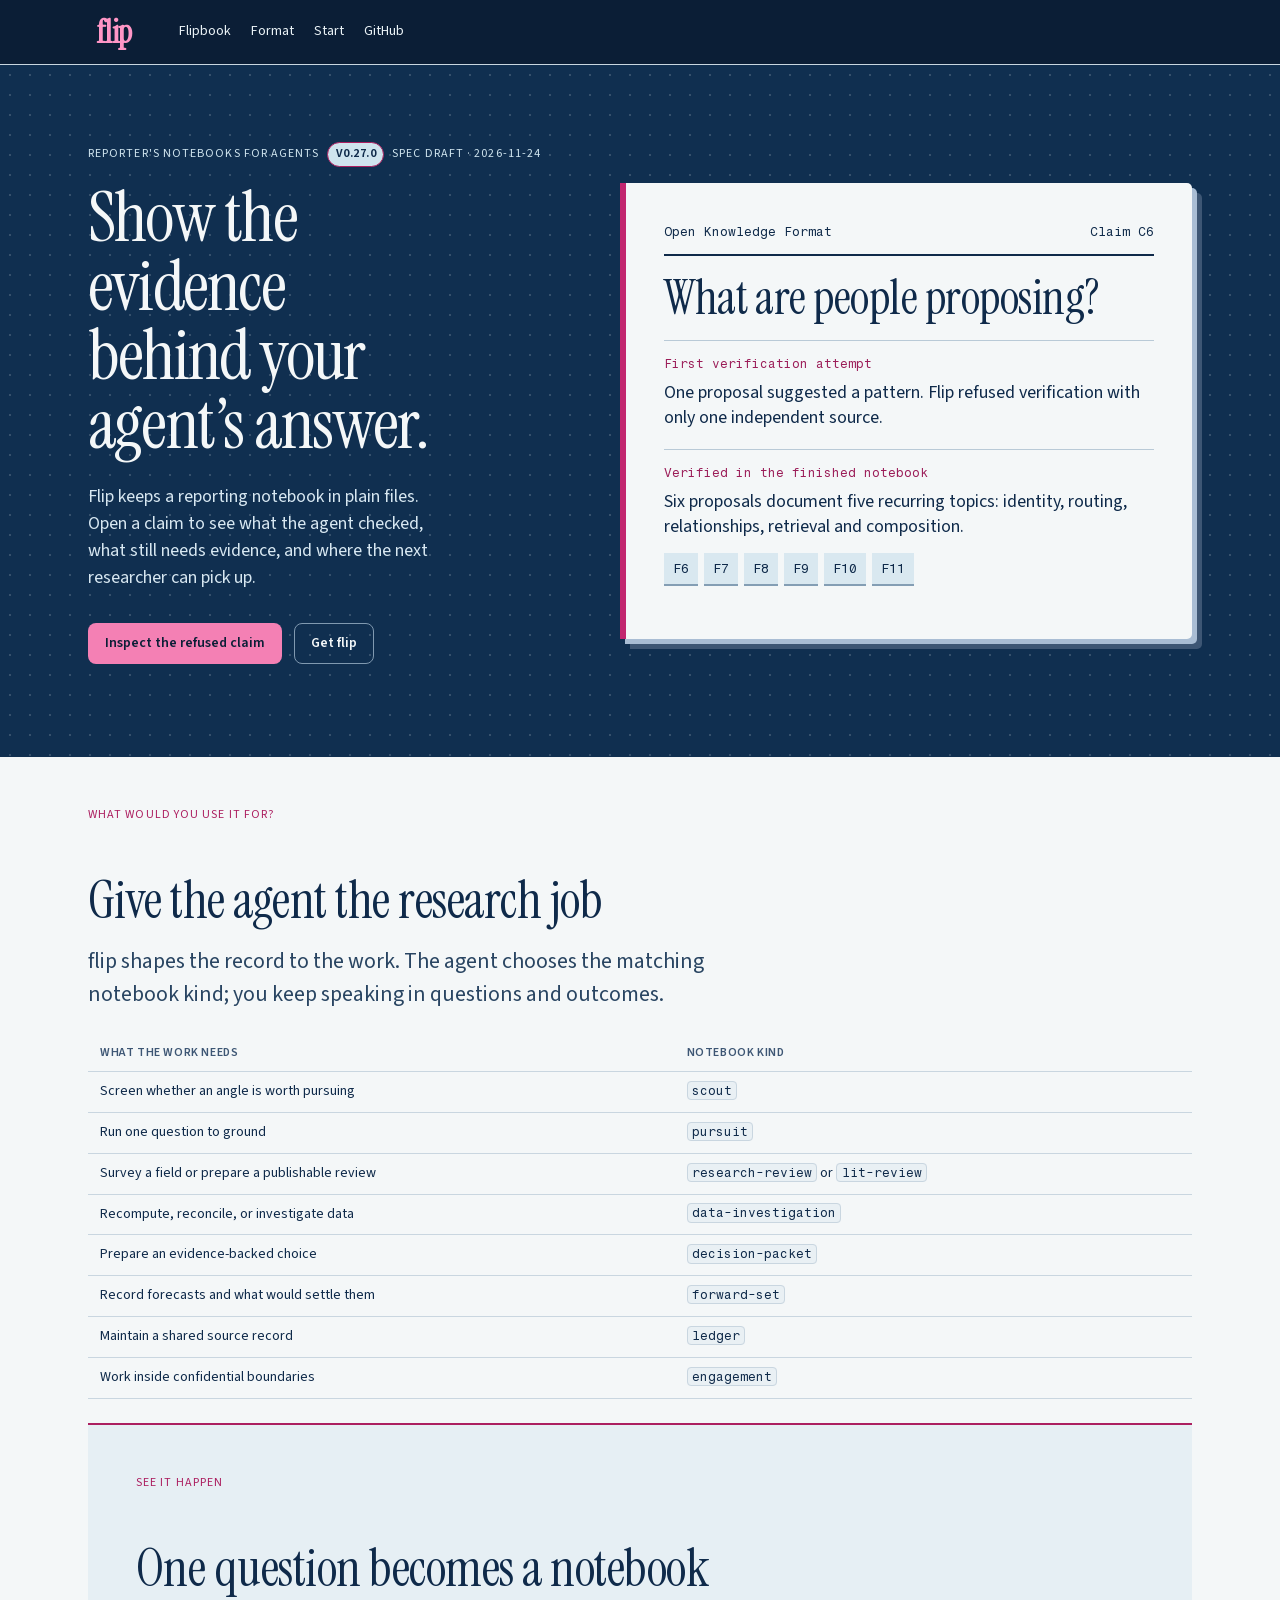
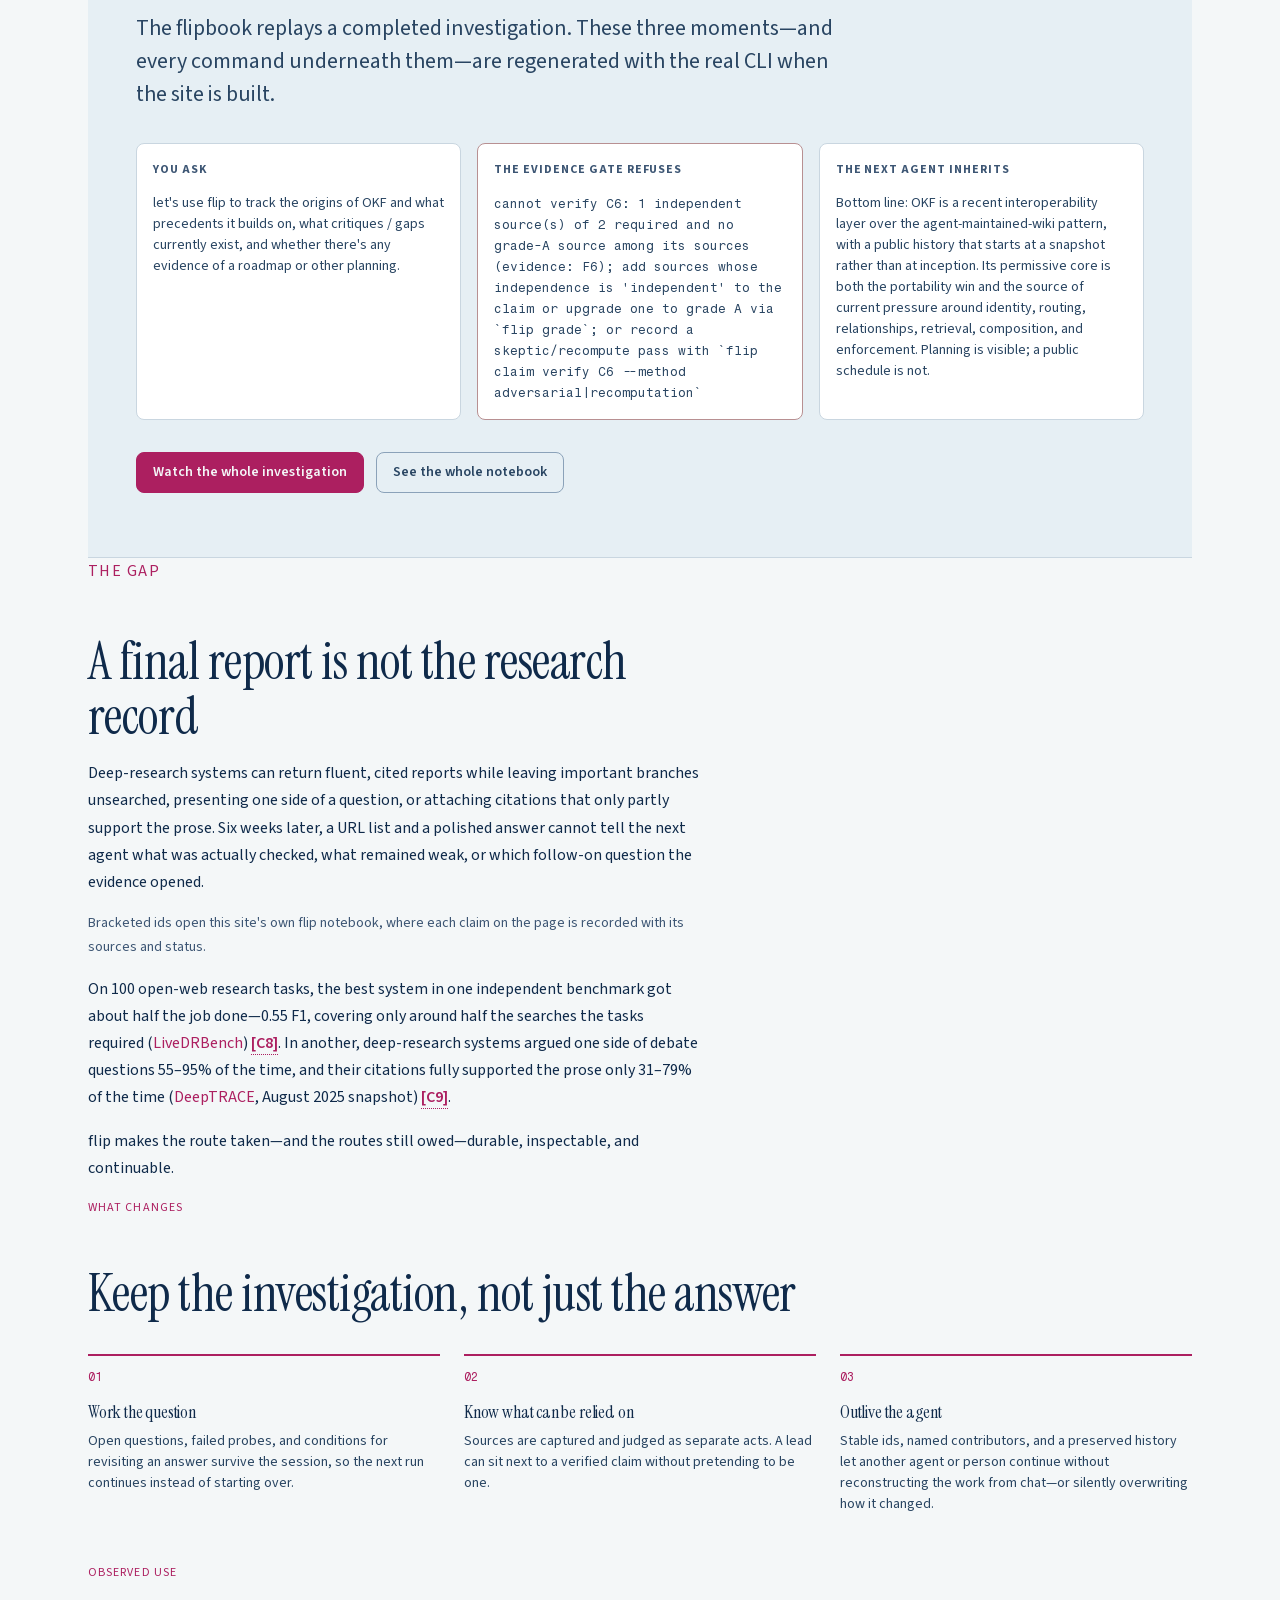
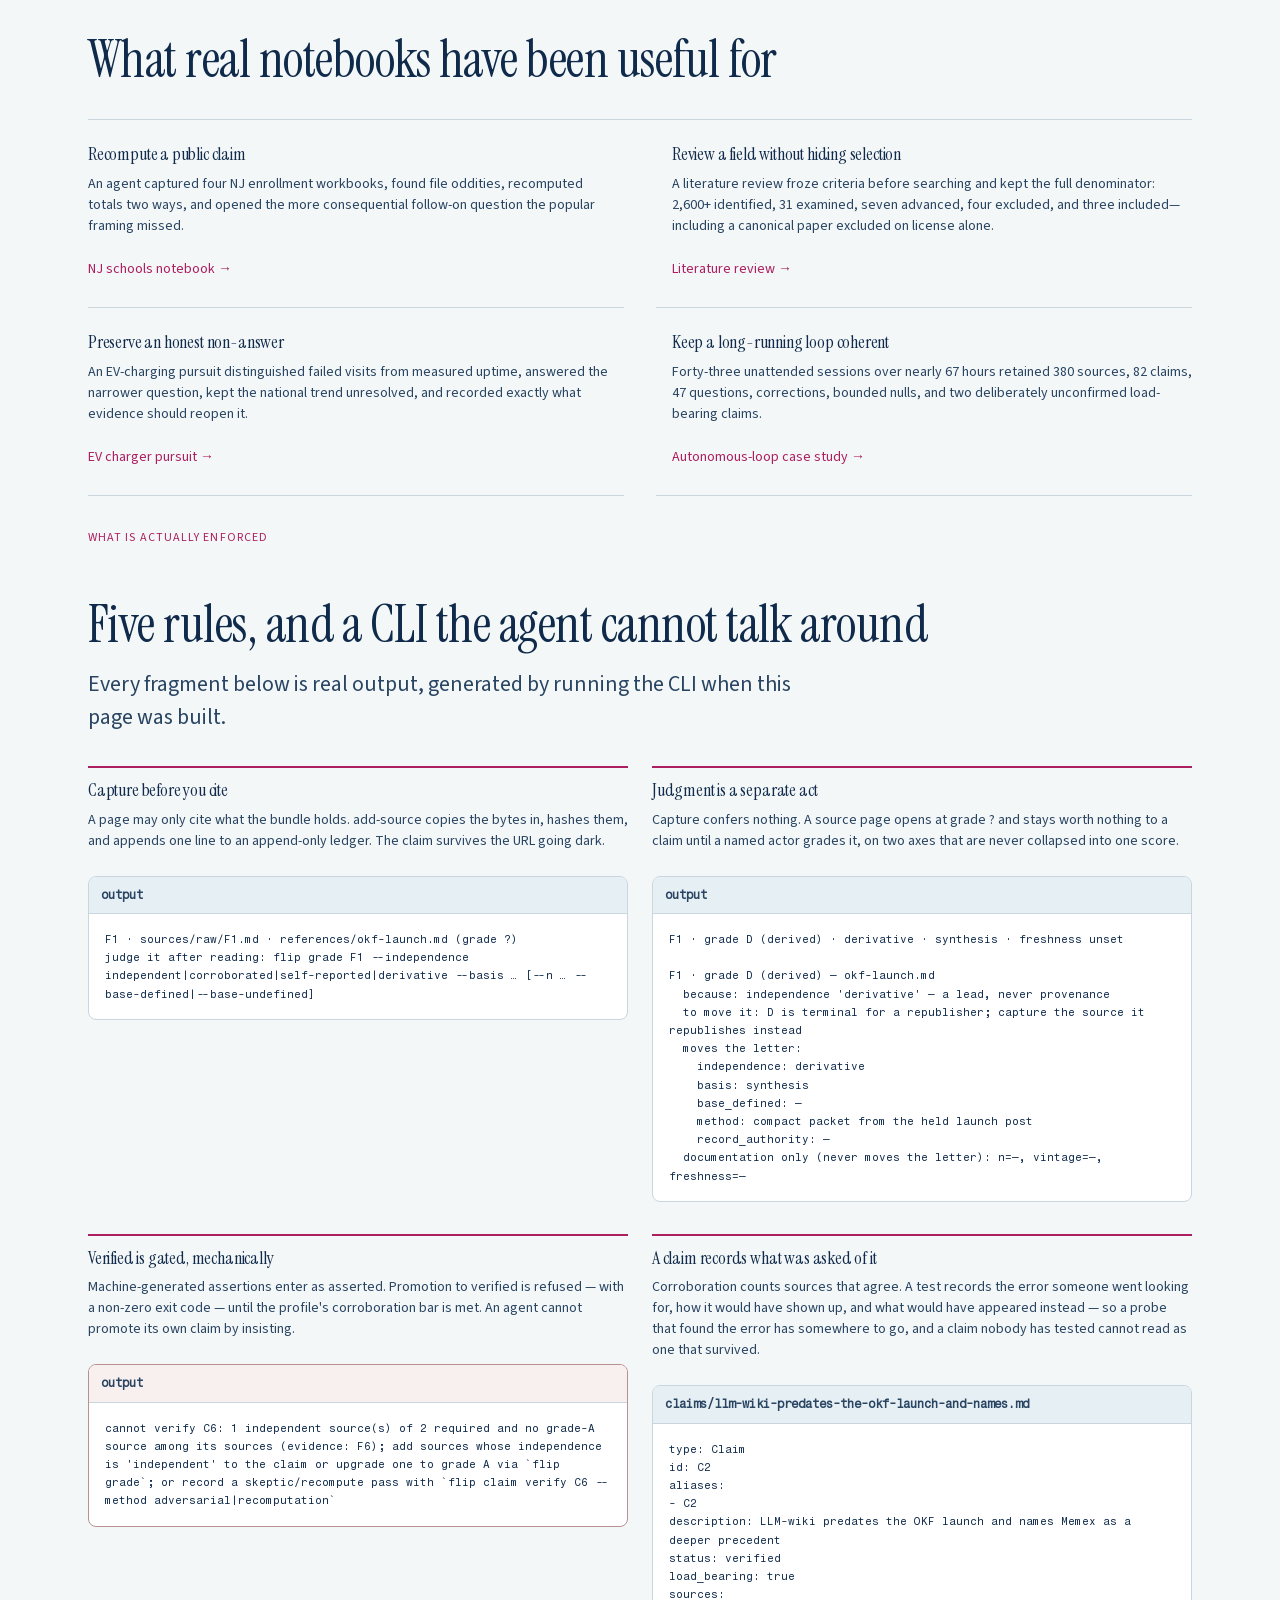
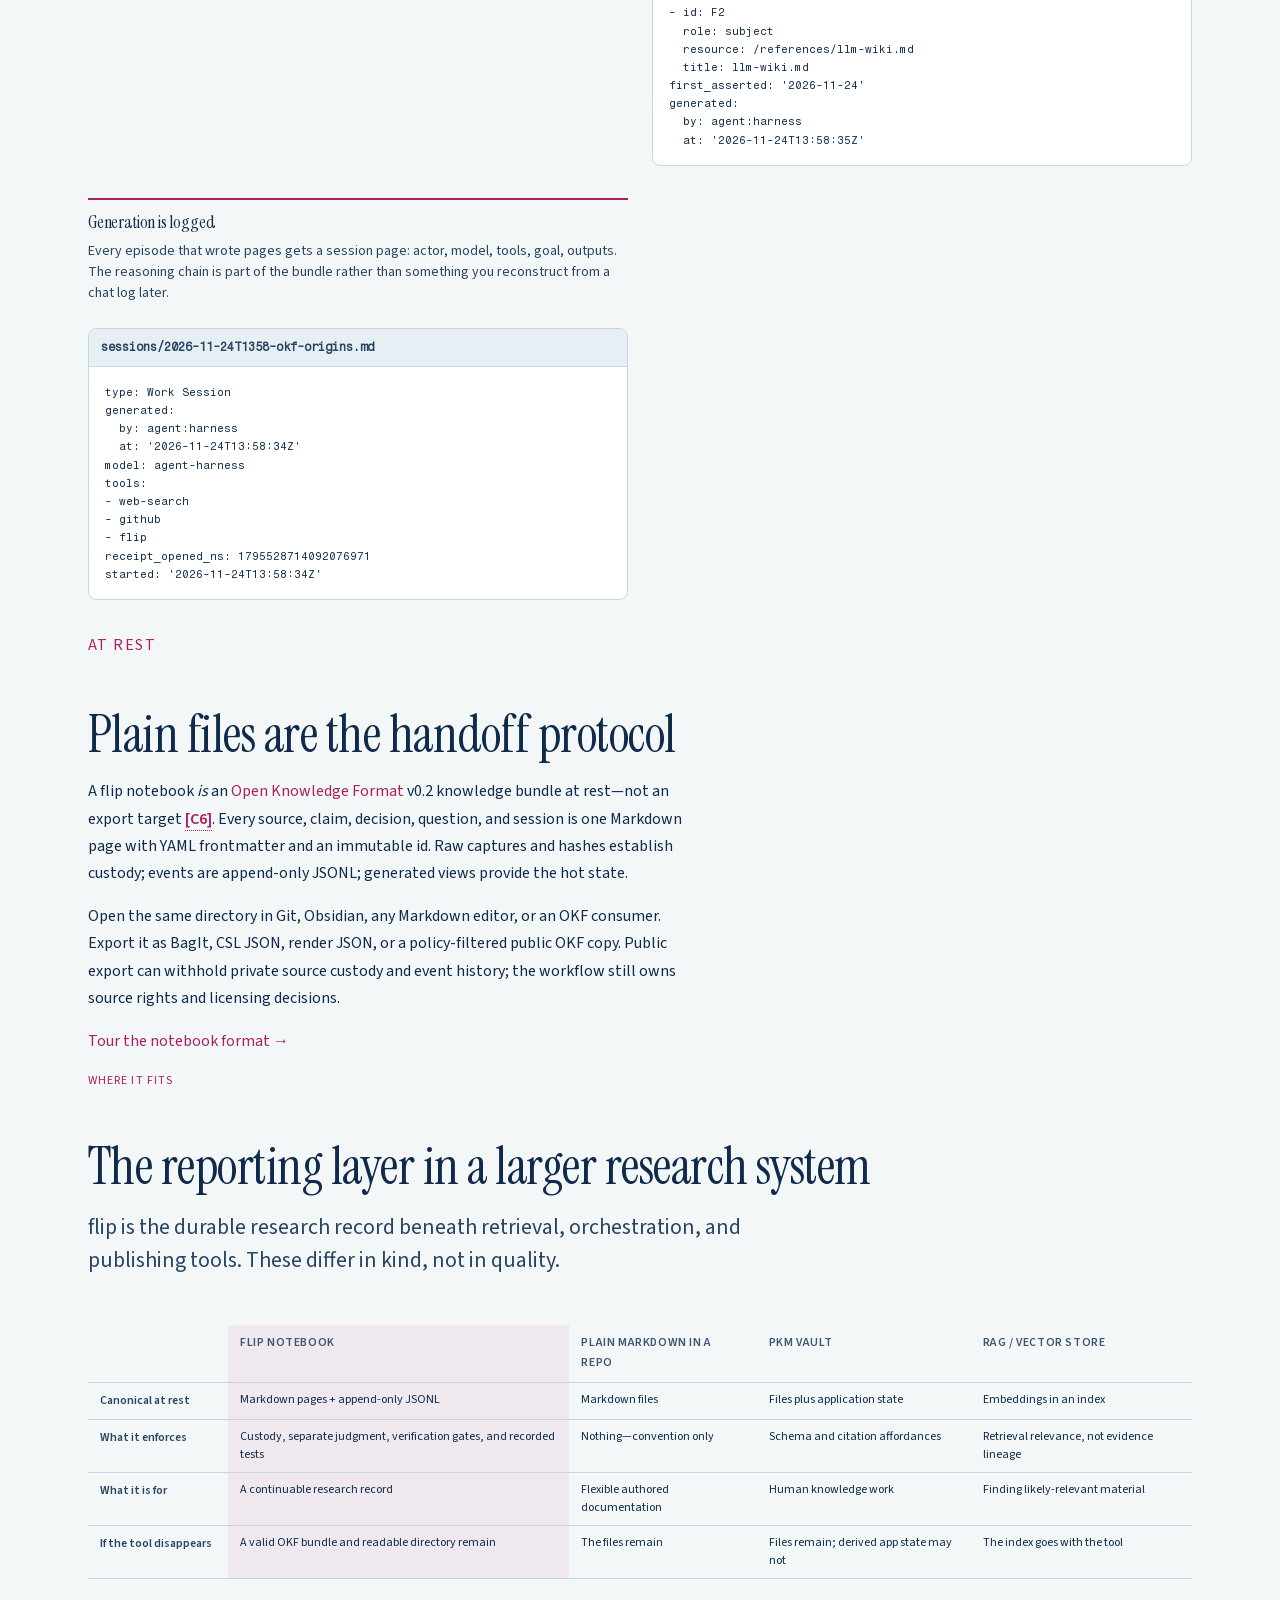
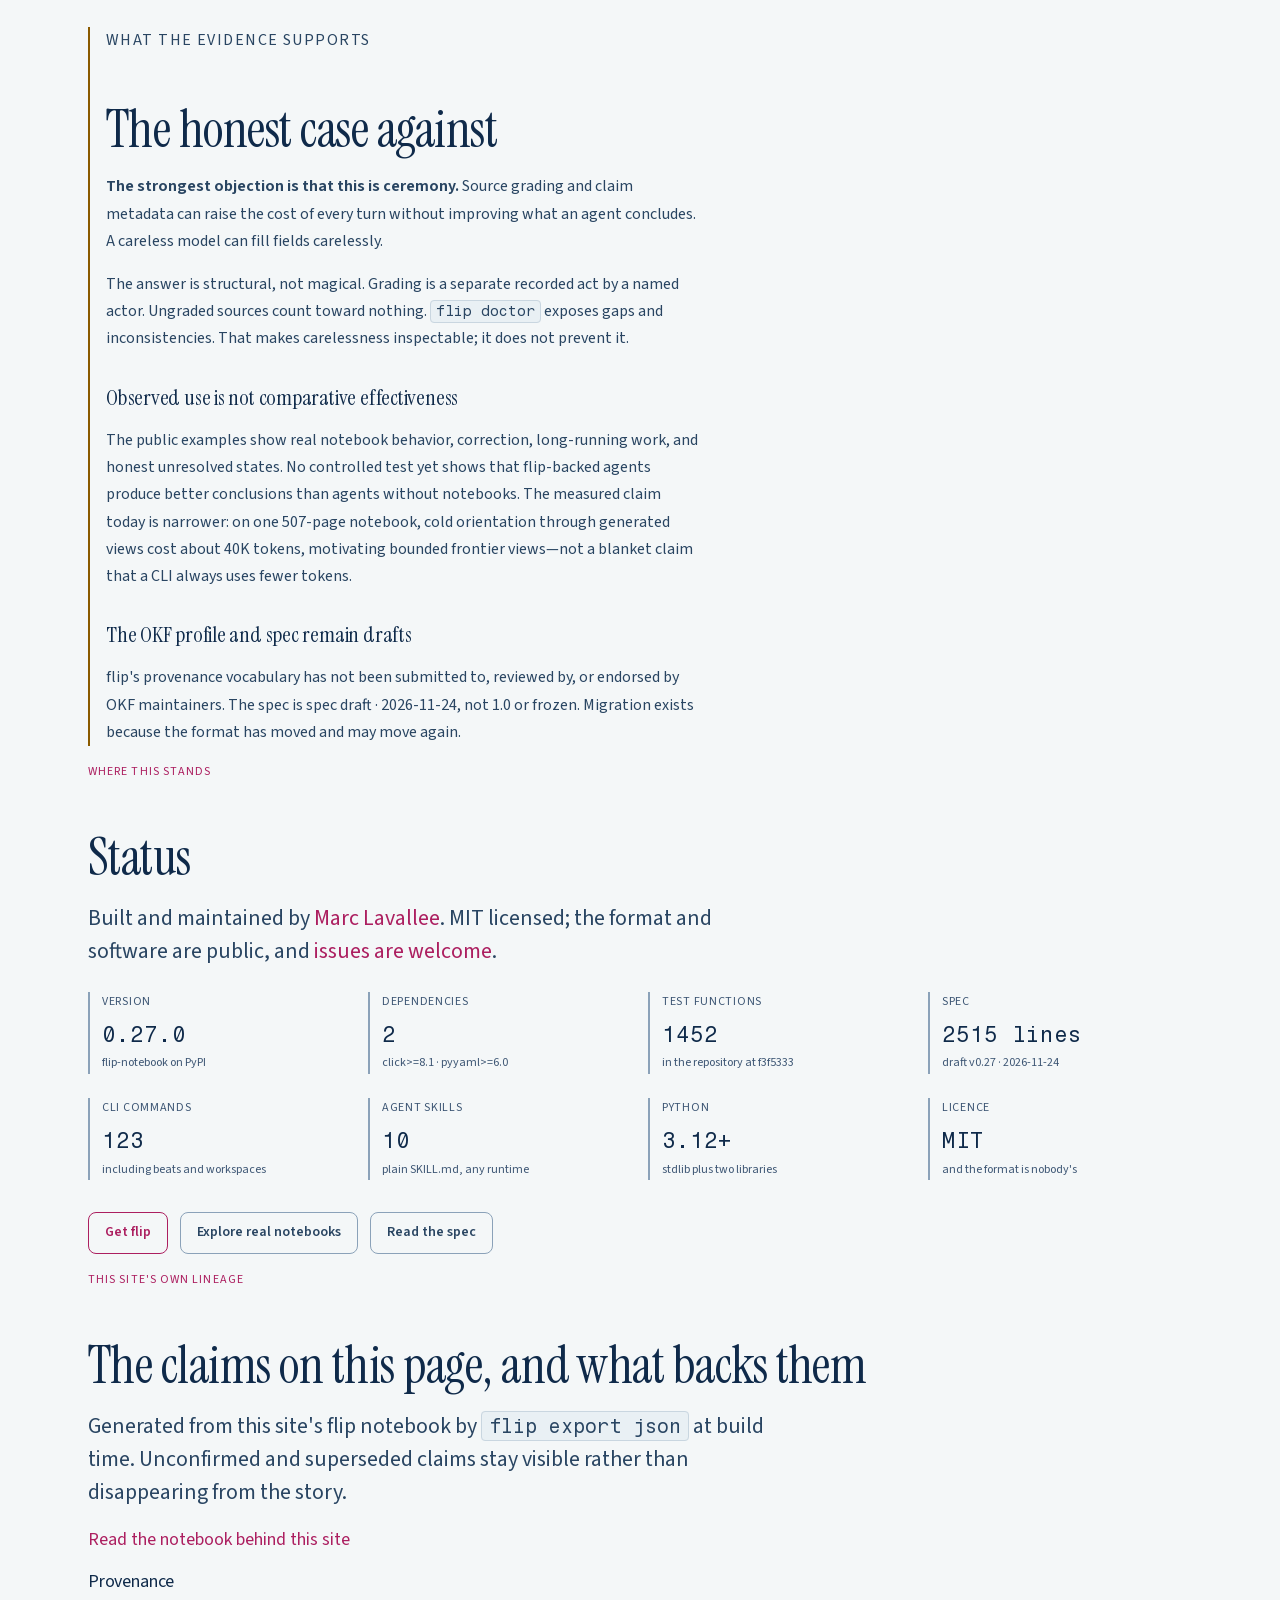
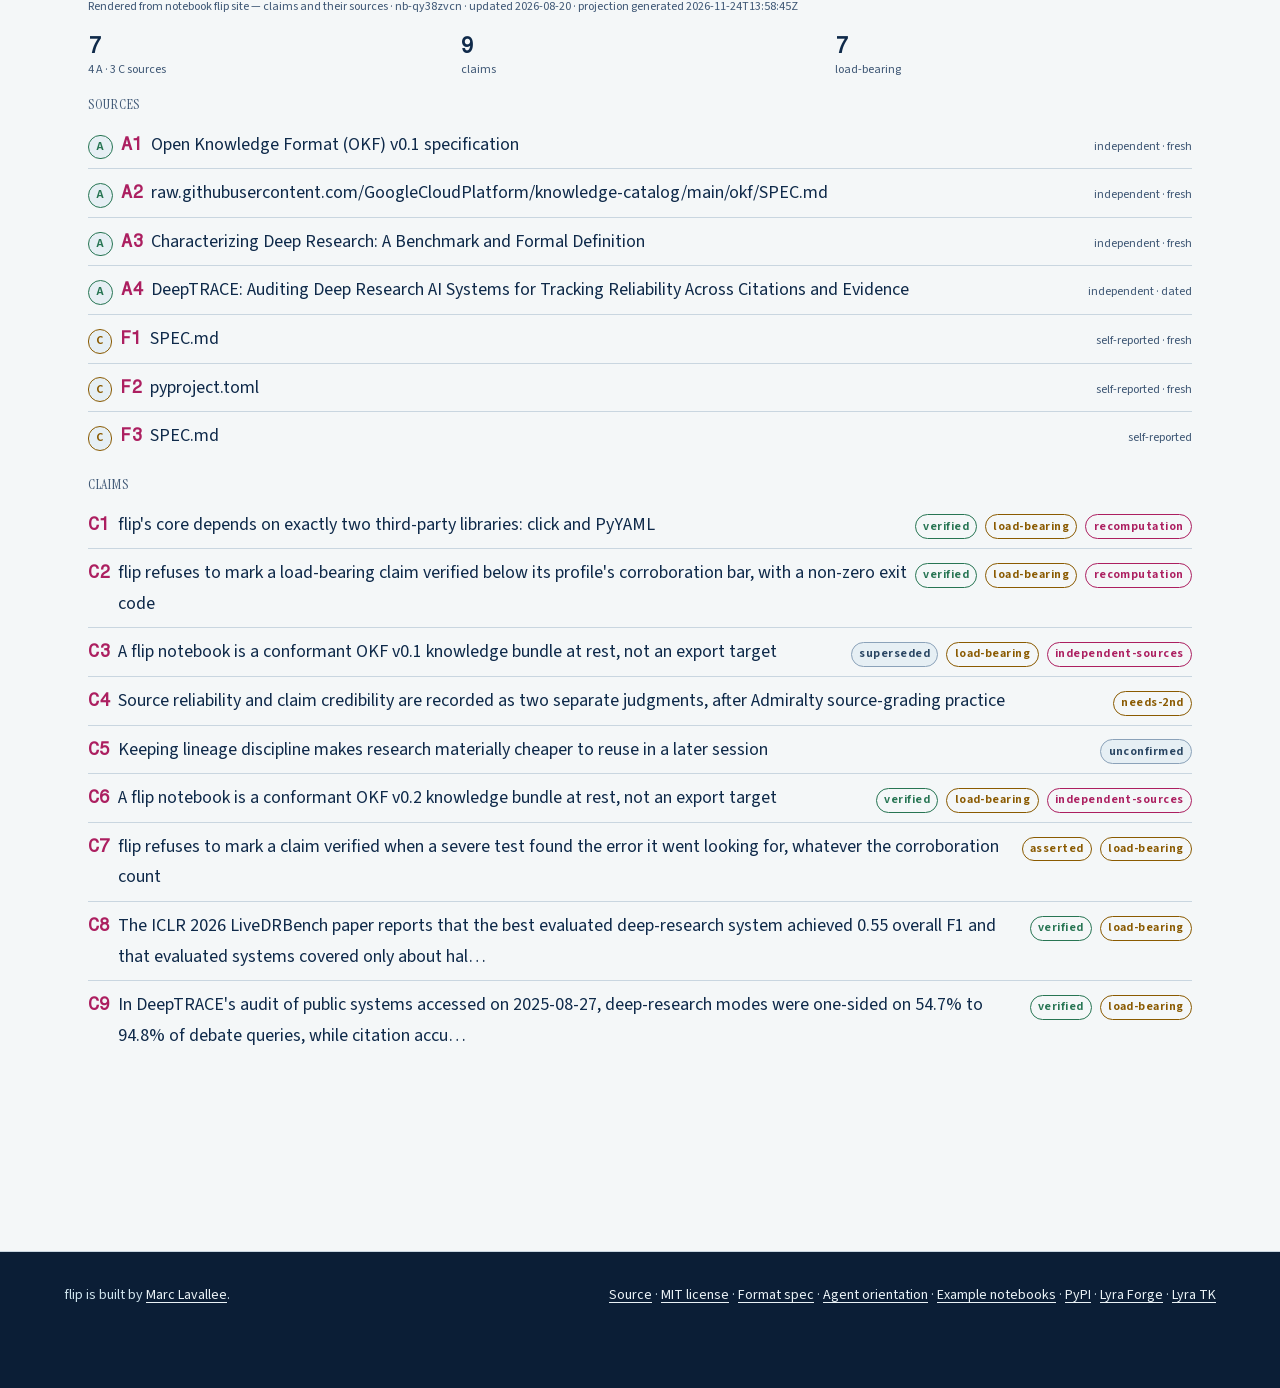
<file: website/site/index.html>
<!doctype html>
<html lang="en">
<head>
<meta charset="utf-8">
<meta name="viewport" content="width=device-width, initial-scale=1">
<title>flip — reporter's notebooks for agents</title>
<meta name="description" content="Help your agent be a reporter, not a stenographer. flip keeps captured sources, honest claim states, and open questions in a record that outlives the session.">
<link rel="icon" href="lib/artoo-kit/favicon.svg">
<link rel="stylesheet" href="lib/artoo-kit/tokens.css">
<link rel="stylesheet" href="lib/artoo-kit/base.css">
<link rel="stylesheet" href="lib/artoo-kit/article.css">
<link rel="stylesheet" href="lib/artoo-kit/components.css">
<link rel="stylesheet" href="site.css">
</head>
<body>

<nav class="site-nav" aria-label="Primary">
  <a class="brand" href="index.html" aria-current="page">flip</a>
  <button class="nav-toggle" type="button" aria-label="Menu" aria-controls="primary-navigation" aria-expanded="false">menu</button>
  <div class="nav-links">
    <a href="flipbook.html">Flipbook</a>
    <a href="spec.html">Format</a>
    <a href="start.html">Start</a>
    <a href="https://github.com/lavallee/flip">GitHub</a>
  </div>
  <button data-theme-toggle class="nav-toggle spacer" type="button" aria-label="Toggle light or dark theme">theme</button>
</nav>

<header class="hero">
  <div class="hero__intro">
    <p class="hero__kicker">
      <span>Reporter's notebooks for agents</span>
      <span class="badge badge--accent" data-fact="version">Release</span>
      <span data-fact="spec-status">draft spec</span>
    </p>
    <h1>Show the evidence behind your agent’s answer.</h1>
    <p class="hero__dek">Flip keeps a reporting notebook in plain files. Open a claim to see what the agent checked, what still needs evidence, and where the next researcher can pick up.</p>
    <p class="hero__actions">
      <a class="btn btn--solid" href="flipbook.html#step-refused">Inspect the refused claim</a>
      <a class="btn btn--quiet" href="start.html#install">Get flip</a>
    </p>
  </div>
  <div class="hero__comparison" aria-label="Claim C6 in the Open Knowledge Format investigation">
    <div class="folio-mast"><span>Open Knowledge Format</span><span>Claim C6</span></div>
    <h2>What are people proposing?</h2>
    <div class="folio-entry"><p class="folio-label">First verification attempt</p>
      <p>One proposal suggested a pattern. Flip refused verification with only one independent source.</p></div>
    <div class="folio-entry"><p class="folio-label">Verified in the finished notebook</p>
      <p>Six proposals document five recurring topics: identity, routing, relationships, retrieval and composition.</p>
      <div class="folio-sources" aria-label="Sources supporting claim C6">
        <a href="notebook.html#sec-sources" data-source-id="F6" aria-label="Inspect source F6">F6</a>
        <a href="notebook.html#sec-sources" data-source-id="F7" aria-label="Inspect source F7">F7</a>
        <a href="notebook.html#sec-sources" data-source-id="F8" aria-label="Inspect source F8">F8</a>
        <a href="notebook.html#sec-sources" data-source-id="F9" aria-label="Inspect source F9">F9</a>
        <a href="notebook.html#sec-sources" data-source-id="F10" aria-label="Inspect source F10">F10</a>
        <a href="notebook.html#sec-sources" data-source-id="F11" aria-label="Inspect source F11">F11</a>
      </div>
    </div>
  </div>
</header>

<main class="page" data-claim-anchors>

  <section class="jobs-intro">
    <p class="section-kicker">What would you use it for?</p>
    <h2>Give the agent the research job</h2>
    <p class="lede">flip shapes the record to the work. The agent chooses the matching
      notebook kind; you keep speaking in questions and outcomes.</p>
    <div class="table-wrap">
      <table class="job-table">
        <thead><tr><th>What the work needs</th><th>Notebook kind</th></tr></thead>
        <tbody>
          <tr><td>Screen whether an angle is worth pursuing</td><td><code>scout</code></td></tr>
          <tr><td>Run one question to ground</td><td><code>pursuit</code></td></tr>
          <tr><td>Survey a field or prepare a publishable review</td><td><code>research-review</code> or <code>lit-review</code></td></tr>
          <tr><td>Recompute, reconcile, or investigate data</td><td><code>data-investigation</code></td></tr>
          <tr><td>Prepare an evidence-backed choice</td><td><code>decision-packet</code></td></tr>
          <tr><td>Record forecasts and what would settle them</td><td><code>forward-set</code></td></tr>
          <tr><td>Maintain a shared source record</td><td><code>ledger</code></td></tr>
          <tr><td>Work inside confidential boundaries</td><td><code>engagement</code></td></tr>
        </tbody>
      </table>
    </div>
  </section>

  <section class="home-proof">
    <p class="section-kicker">See it happen</p>
    <h2>One question becomes a notebook</h2>
    <p class="lede">The flipbook replays a completed investigation. These three
      moments—and every command underneath them—are regenerated with the real CLI
      when the site is built.</p>
    <div class="proof-strip">
      <article>
        <p class="proof-strip__label">You ask</p>
        <blockquote id="proof-ask">Track where OKF came from, its precedents and
          gaps, and whether there is evidence of a roadmap.</blockquote>
      </article>
      <article class="proof-strip__refusal">
        <p class="proof-strip__label">The evidence gate refuses</p>
        <pre><code id="proof-refusal">cannot verify: the corroboration bar is not met</code></pre>
      </article>
      <article>
        <p class="proof-strip__label">The next agent inherits</p>
        <blockquote id="proof-result">The origin is bounded, the gap map is
          corroborated, and the roadmap finding says exactly where it does and does
          not reach.</blockquote>
      </article>
    </div>
    <p class="hero__actions">
      <a class="btn btn--solid" href="flipbook.html">Watch the whole investigation</a>
      <a class="btn btn--quiet" href="notebook.html">See the whole notebook</a>
    </p>
  </section>

  <section class="prose">
    <p class="section-kicker">The gap</p>
    <h2>A final report is not the research record</h2>
    <p>Deep-research systems can return fluent, cited reports while leaving important
      branches unsearched, presenting one side of a question, or attaching citations
      that only partly support the prose. Six weeks later, a URL list and a polished
      answer cannot tell the next agent what was actually checked, what remained weak,
      or which follow-on question the evidence opened.</p>
    <p class="claim-key">Bracketed ids open this site's own flip notebook, where
      each claim on the page is recorded with its sources and status.</p>
    <p>On 100 open-web research tasks, the best system in one independent benchmark
      got about half the job done—0.55 F1, covering only around half the searches the
      tasks required
      (<a href="https://proceedings.iclr.cc/paper_files/paper/2026/file/114e1dc345fe31b8b9b0c6f7b55a0644-Paper-Conference.pdf">LiveDRBench</a>)
      [C8]. In another, deep-research systems argued one side of debate questions
      55–95% of the time, and their citations fully supported the prose only 31–79%
      of the time
      (<a href="https://proceedings.iclr.cc/paper_files/paper/2026/file/ad08767706825033b99122332293033d-Paper-Conference.pdf">DeepTRACE</a>,
      August 2025 snapshot) [C9].</p>
    <p>flip makes the route taken—and the routes still owed—durable, inspectable,
      and continuable.</p>
  </section>

  <section>
    <p class="section-kicker">What changes</p>
    <h2>Keep the investigation, not just the answer</h2>
    <div class="pillars">
      <article>
        <p class="pillar__number">01</p>
        <h3>Work the question</h3>
        <p>Open questions, failed probes, and conditions for revisiting an answer
          survive the session, so the next run continues instead of starting over.</p>
      </article>
      <article>
        <p class="pillar__number">02</p>
        <h3>Know what can be relied on</h3>
        <p>Sources are captured and judged as separate acts. A lead can sit next to a
          verified claim without pretending to be one.</p>
      </article>
      <article>
        <p class="pillar__number">03</p>
        <h3>Outlive the agent</h3>
        <p>Stable ids, named contributors, and a preserved history let another agent
          or person continue without reconstructing the work from chat—or silently
          overwriting how it changed.</p>
      </article>
    </div>
  </section>

  <section>
    <p class="section-kicker">Observed use</p>
    <h2>What real notebooks have been useful for</h2>
    <div class="use-cases">
      <article>
        <h3>Recompute a public claim</h3>
        <p>An agent captured four NJ enrollment workbooks, found file oddities,
          recomputed totals two ways, and opened the more consequential follow-on
          question the popular framing missed.</p>
        <a href="https://github.com/lavallee/flip-examples/tree/main/nj-schools">NJ schools notebook →</a>
      </article>
      <article>
        <h3>Review a field without hiding selection</h3>
        <p>A literature review froze criteria before searching and kept the full
          denominator: 2,600+ identified, 31 examined, seven advanced, four excluded,
          and three included—including a canonical paper excluded on license alone.</p>
        <a href="https://github.com/lavallee/flip-examples/tree/main/rag-hallucination-lit">Literature review →</a>
      </article>
      <article>
        <h3>Preserve an honest non-answer</h3>
        <p>An EV-charging pursuit distinguished failed visits from measured uptime,
          answered the narrower question, kept the national trend unresolved, and
          recorded exactly what evidence should reopen it.</p>
        <a href="https://github.com/lavallee/flip-examples/tree/main/ev-charger-watch">EV charger pursuit →</a>
      </article>
      <article>
        <h3>Keep a long-running loop coherent</h3>
        <p>Forty-three unattended sessions over nearly 67 hours retained 380 sources,
          82 claims, 47 questions, corrections, bounded nulls, and two deliberately
          unconfirmed load-bearing claims.</p>
        <a href="https://github.com/lavallee/flip-examples/tree/main/autonomous-research-loop">Autonomous-loop case study →</a>
      </article>
    </div>
  </section>

  <section>
    <p class="section-kicker">What is actually enforced</p>
    <h2>Five rules, and a CLI the agent cannot talk around</h2>
    <p class="lede">Every fragment below is real output, generated by running the CLI
      when this page was built.</p>
    <div class="rules" id="rules"></div>
  </section>

  <section class="prose">
    <p class="section-kicker">At rest</p>
    <h2>Plain files are the handoff protocol</h2>
    <p>A flip notebook <em>is</em> an
      <a href="https://github.com/GoogleCloudPlatform/knowledge-catalog/blob/main/okf/SPEC.md">Open
      Knowledge Format</a> v0.2 knowledge bundle at rest—not an export target [C6].
      Every source, claim, decision, question, and session is one Markdown page with
      YAML frontmatter and an immutable id. Raw captures and hashes establish custody;
      events are append-only JSONL; generated views provide the hot state.</p>
    <p>Open the same directory in Git, Obsidian, any Markdown editor, or an OKF
      consumer. Export it as BagIt, CSL JSON, render JSON, or a policy-filtered public
      OKF copy. Public export can withhold private source custody and event history;
      the workflow still owns source rights and licensing decisions.</p>
    <p><a href="spec.html">Tour the notebook format →</a></p>
  </section>

  <section>
    <p class="section-kicker">Where it fits</p>
    <h2>The reporting layer in a larger research system</h2>
    <p class="lede">flip is the durable research record beneath retrieval, orchestration,
      and publishing tools. These differ in kind, not in quality.</p>
    <div class="compare-wrap">
      <table class="compare">
        <colgroup><col><col class="is-flip"><col><col><col></colgroup>
        <thead>
          <tr>
            <th scope="col"><span class="visually-hidden">Dimension</span></th>
            <th scope="col">flip notebook</th>
            <th scope="col">Plain markdown in a repo</th>
            <th scope="col">PKM vault</th>
            <th scope="col">RAG / vector store</th>
          </tr>
        </thead>
        <tbody>
          <tr>
            <th scope="row">Canonical at rest</th>
            <td>Markdown pages + append-only JSONL</td>
            <td>Markdown files</td>
            <td>Files plus application state</td>
            <td>Embeddings in an index</td>
          </tr>
          <tr>
            <th scope="row">What it enforces</th>
            <td>Custody, separate judgment, verification gates, and recorded tests</td>
            <td>Nothing—convention only</td>
            <td>Schema and citation affordances</td>
            <td>Retrieval relevance, not evidence lineage</td>
          </tr>
          <tr>
            <th scope="row">What it is for</th>
            <td>A continuable research record</td>
            <td>Flexible authored documentation</td>
            <td>Human knowledge work</td>
            <td>Finding likely-relevant material</td>
          </tr>
          <tr>
            <th scope="row">If the tool disappears</th>
            <td>A valid OKF bundle and readable directory remain</td>
            <td>The files remain</td>
            <td>Files remain; derived app state may not</td>
            <td>The index goes with the tool</td>
          </tr>
        </tbody>
      </table>
    </div>
  </section>

  <section class="prose limits">
    <p class="section-kicker">What the evidence supports</p>
    <h2>The honest case against</h2>
    <p><strong>The strongest objection is that this is ceremony.</strong> Source
      grading and claim metadata can raise the cost of every turn without improving
      what an agent concludes. A careless model can fill fields carelessly.</p>
    <p>The answer is structural, not magical. Grading is a separate recorded act by a
      named actor. Ungraded sources count toward nothing. <code>flip doctor</code>
      exposes gaps and inconsistencies. That makes carelessness inspectable; it does
      not prevent it.</p>

    <h3>Observed use is not comparative effectiveness</h3>
    <p>The public examples show real notebook behavior, correction, long-running work,
      and honest unresolved states. No controlled test yet shows that flip-backed
      agents produce better conclusions than agents without notebooks. The measured
      claim today is narrower: on one 507-page notebook, cold orientation through
      generated views cost about 40K tokens, motivating bounded frontier views—not a
      blanket claim that a CLI always uses fewer tokens.</p>

    <h3>The OKF profile and spec remain drafts</h3>
    <p>flip's provenance vocabulary has not been submitted to, reviewed by, or endorsed
      by OKF maintainers. The spec is <span data-fact="spec-status">draft</span>,
      not 1.0 or frozen. Migration exists because the format has moved and may move
      again.</p>
  </section>

  <section>
    <p class="section-kicker">Where this stands</p>
    <h2>Status</h2>
    <p class="lede">Built and maintained by
      <a href="https://github.com/lavallee">Marc Lavallee</a>. MIT licensed; the
      format and software are public, and
      <a href="https://github.com/lavallee/flip/issues">issues are welcome</a>.</p>
    <dl class="facts" id="facts"></dl>
    <p class="hero__actions">
      <a class="btn" href="start.html#install">Get flip</a>
      <a class="btn btn--quiet" href="https://lavallee.github.io/flip-examples/">Explore real notebooks</a>
      <a class="btn btn--quiet" href="https://github.com/lavallee/flip/blob/main/SPEC.md">Read the spec</a>
    </p>
  </section>

  <section>
    <p class="section-kicker">This site's own lineage</p>
    <h2>The claims on this page, and what backs them</h2>
    <p class="lede">Generated from this site's flip notebook by
      <code>flip export json</code> at build time. Unconfirmed and superseded claims
      stay visible rather than disappearing from the story.</p>
    <p><a href="https://github.com/lavallee/flip/tree/main/website/notebook">Read the notebook behind this site</a></p>
    <div data-artoo-provenance></div>
  </section>

</main>



<footer class="site-foot" aria-label="Project information">
  <div class="site-foot__inner">
    <p>flip is built by <a href="https://github.com/lavallee">Marc Lavallee</a>.</p>
    <p>
      <a href="https://github.com/lavallee/flip">Source</a> ·
      <a href="https://github.com/lavallee/flip/blob/main/LICENSE">MIT license</a> ·
      <a href="https://github.com/lavallee/flip/blob/main/SPEC.md">Format spec</a> ·
      <a href="https://github.com/lavallee/flip/blob/main/docs/agent-orientation.md">Agent orientation</a> ·
      <a href="https://github.com/lavallee/flip-examples">Example notebooks</a> ·
      <a href="https://pypi.org/project/flip-notebook/">PyPI</a> ·
      <a href="https://lyra-forge.com/">Lyra Forge</a> ·
      <a href="https://www.lyra-tk.com/">Lyra TK</a>
    </p>
  </div>
</footer>

<script src="data/flip.js"></script>
<script src="data/flipbook.js"></script>
<script src="data/provenance.js"></script>
<script src="site.js"></script>
<script src="home.js"></script>
<script src="lib/artoo-kit/kit.js"></script>
<script src="lib/artoo-kit/provenance.js"></script>
</body>
</html>
</file>
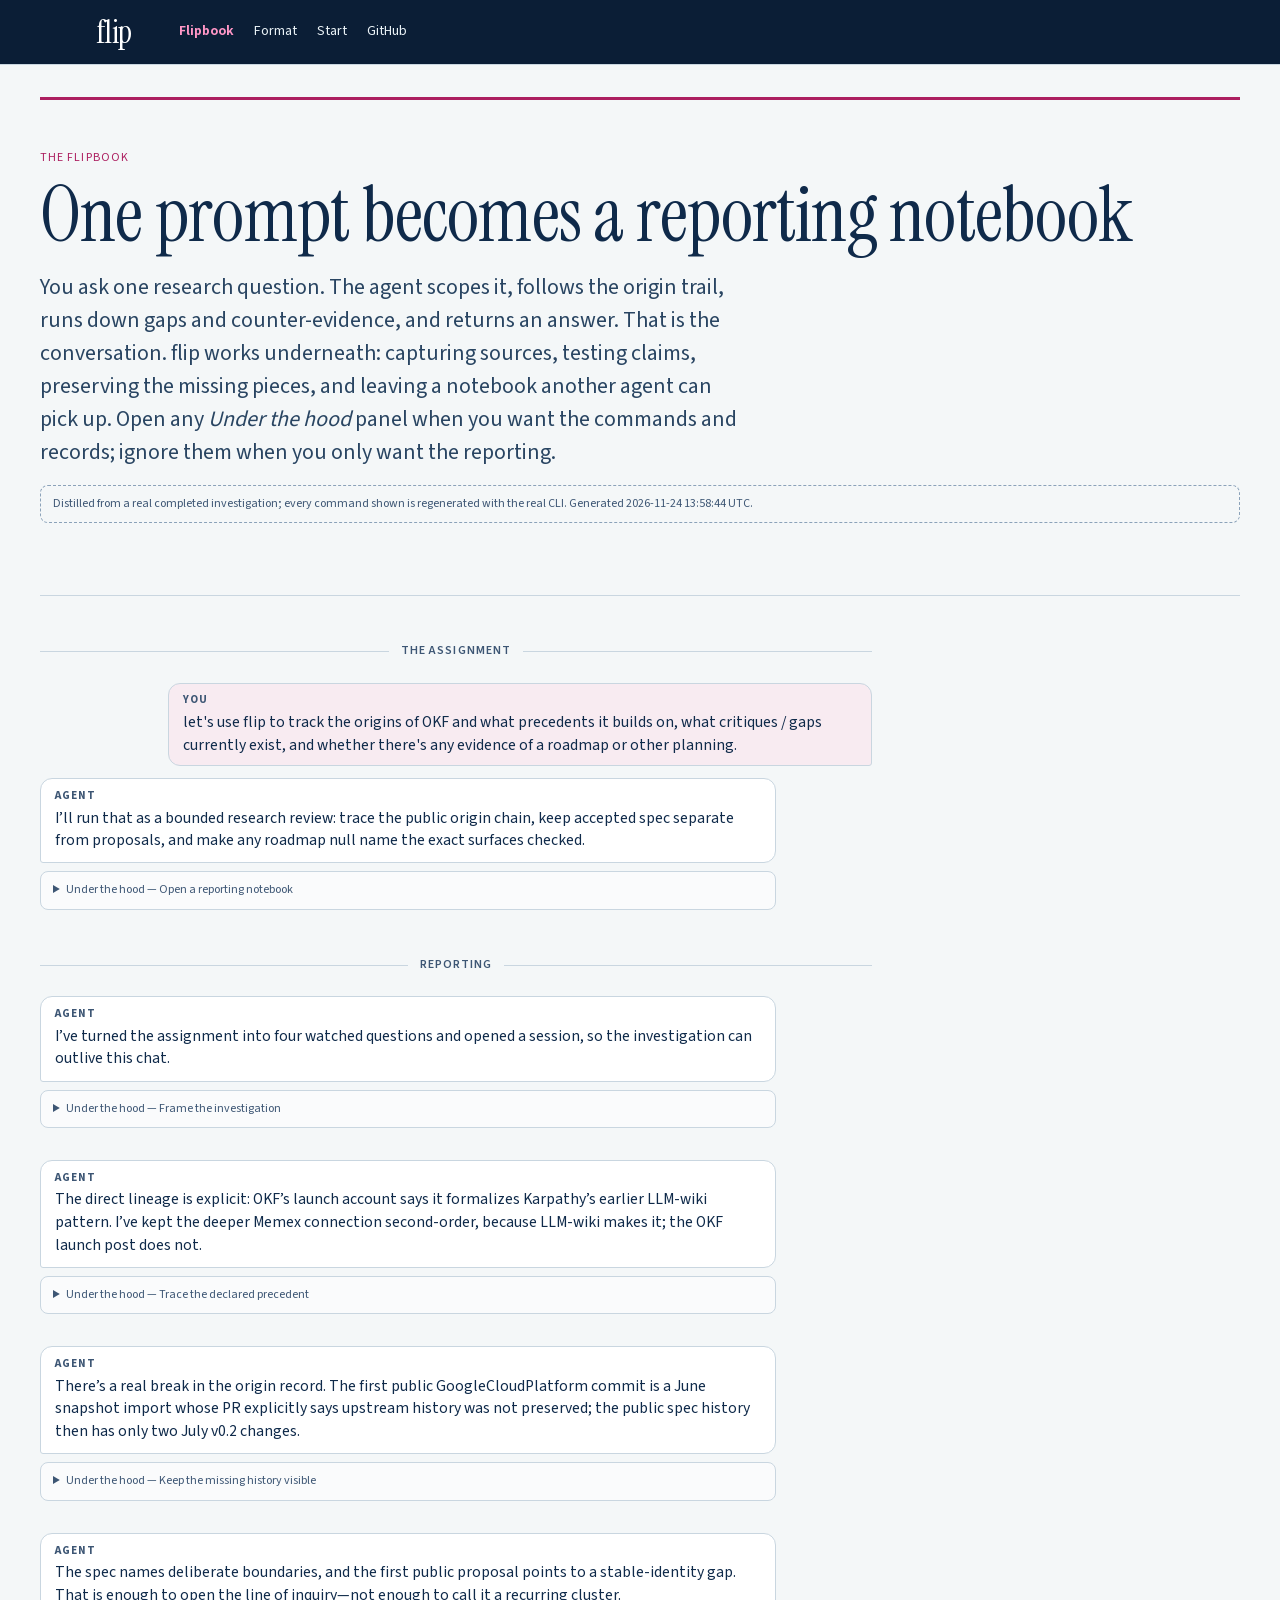
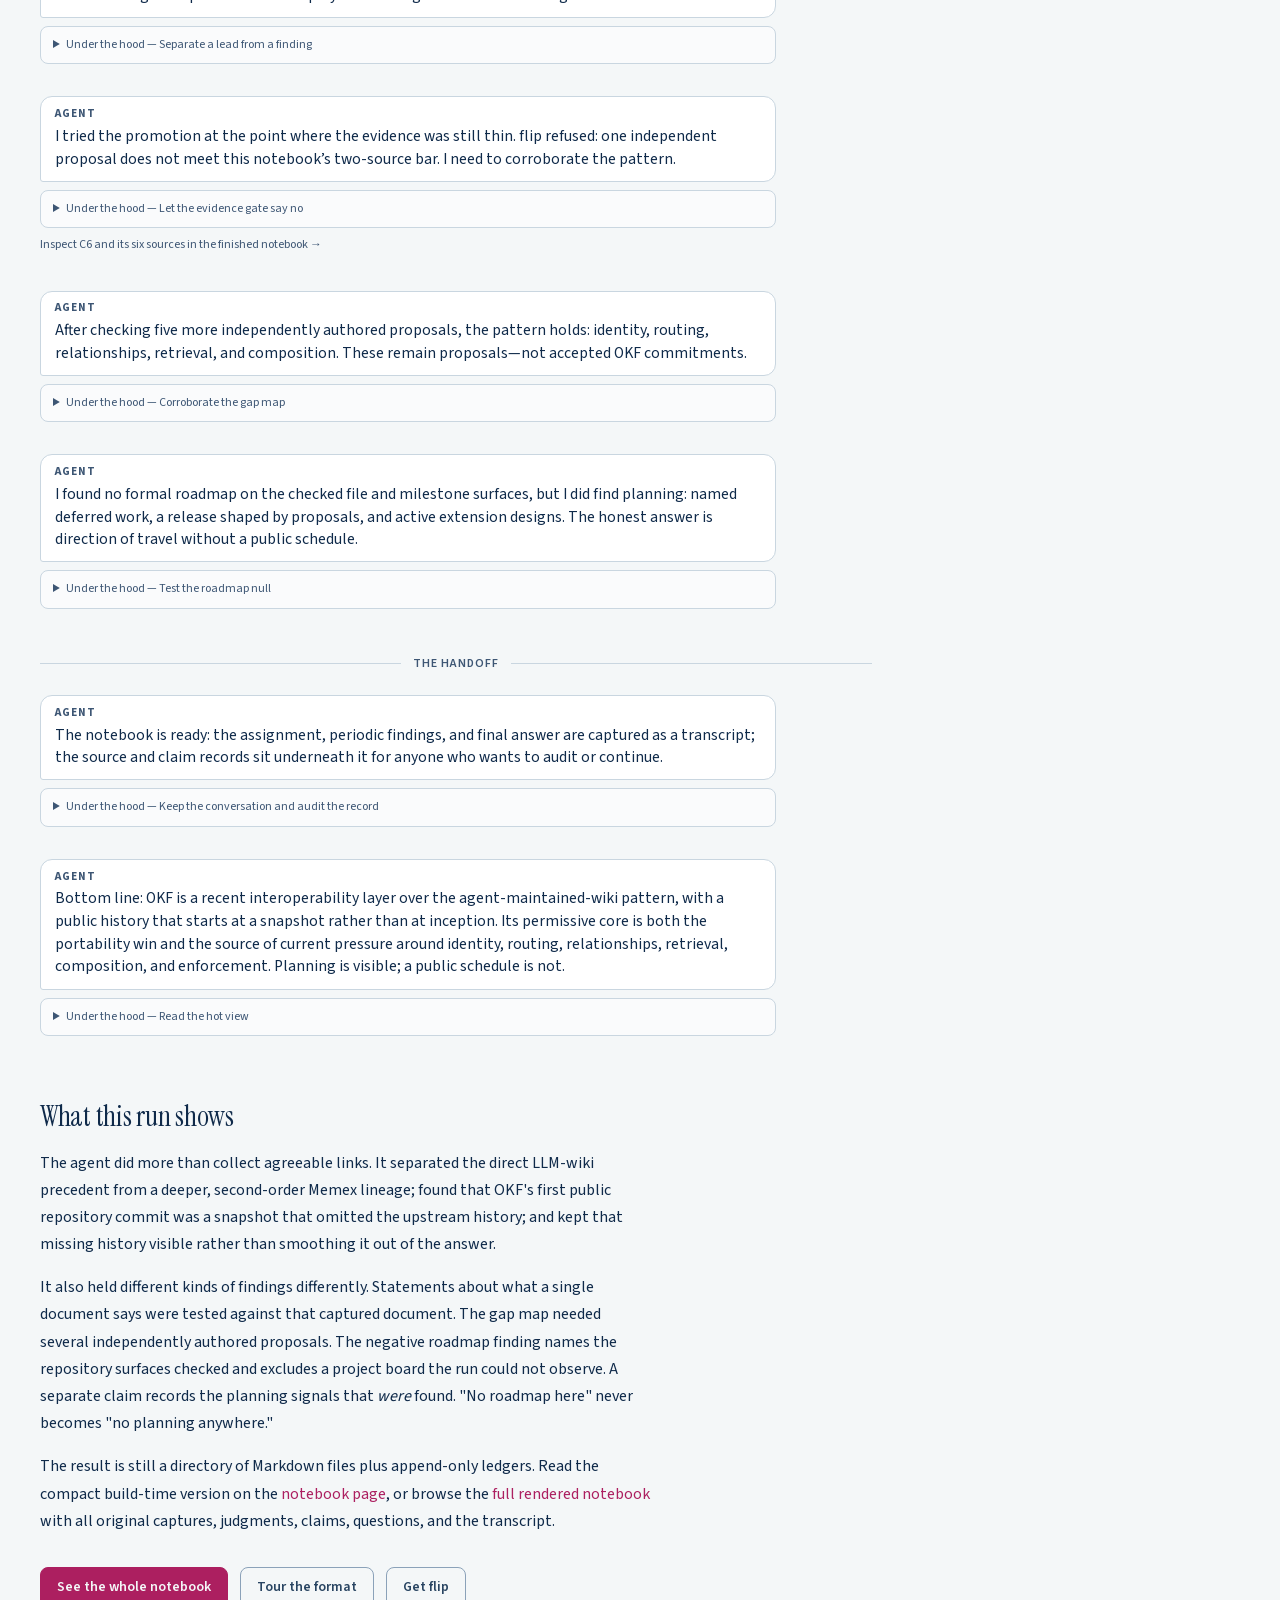
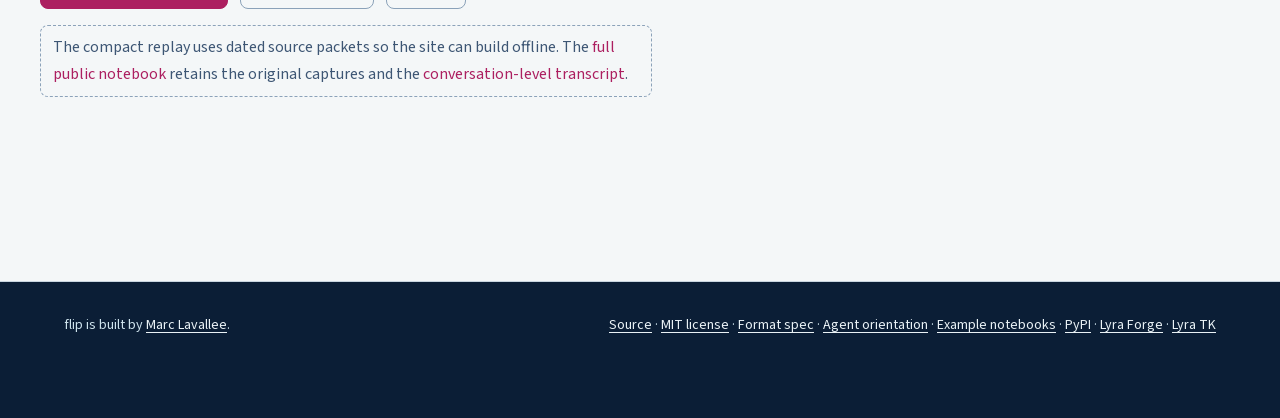
<file: website/site/flipbook.html>
<!doctype html>
<html lang="en">
<head>
<meta charset="utf-8">
<meta name="viewport" content="width=device-width, initial-scale=1">
<title>The flipbook — one prompt becomes a reporting notebook</title>
<meta name="description" content="A realistic agent-led research run: one human assignment, the agent's findings and final answer, and the flip records available underneath for audit.">
<link rel="icon" href="lib/artoo-kit/favicon.svg">
<link rel="stylesheet" href="lib/artoo-kit/tokens.css">
<link rel="stylesheet" href="lib/artoo-kit/base.css">
<link rel="stylesheet" href="lib/artoo-kit/article.css">
<link rel="stylesheet" href="lib/artoo-kit/components.css">
<link rel="stylesheet" href="site.css">
</head>
<body>

<nav class="site-nav" aria-label="Primary">
  <a class="brand" href="index.html">flip</a>
  <button class="nav-toggle" type="button" aria-label="Menu" aria-controls="primary-navigation" aria-expanded="false">menu</button>
  <div class="nav-links">
    <a href="flipbook.html">Flipbook</a>
    <a href="spec.html">Format</a>
    <a href="start.html">Start</a>
    <a href="https://github.com/lavallee/flip">GitHub</a>
  </div>
  <button data-theme-toggle class="nav-toggle spacer" type="button" aria-label="Toggle light or dark theme">theme</button>
</nav>

<main class="fb">

  <header class="fb__lede">
    <p class="section-kicker">The flipbook</p>
    <h1>One prompt becomes a reporting notebook</h1>
    <p class="lede">You ask one research question. The agent scopes it,
      follows the origin trail, runs down gaps and counter-evidence, and returns an
      answer. That is the conversation. flip works underneath: capturing sources,
      testing claims, preserving the missing pieces, and leaving a notebook another
      agent can pick up. Open any <em>Under the hood</em> panel when you want the
      commands and records; ignore them when you only want the reporting.</p>
    <p class="demo-note" id="fb-vintage">
      Distilled from a real completed investigation; every command shown is
      regenerated with the real CLI.
    </p>
  </header>

  <section class="fb__chat" id="fb-chat" aria-label="The conversation">
    <span id="step-refused" hidden></span>
    <noscript><p>The conversation needs JavaScript to render from
      <code>data/flipbook.json</code>. The same commands are listed in order on the
      <a href="start.html">start page</a>, and
      the full sequence lives in <code>website/build.py</code> in the repository.</p></noscript>
  </section>

  <section class="prose">
    <h2>What this run shows</h2>
    <p>The agent did more than collect agreeable links. It separated the direct
      LLM-wiki precedent from a deeper, second-order Memex lineage; found that OKF's
      first public repository commit was a snapshot that omitted the upstream
      history; and kept that missing history visible rather than smoothing it out of
      the answer.</p>
    <p>It also held different kinds of findings differently. Statements about what a
      single document says were tested against that captured document. The gap map
      needed several independently authored proposals. The negative roadmap finding
      names the repository surfaces checked and excludes a project board the run
      could not observe. A separate claim records the planning signals that
      <em>were</em> found. "No roadmap here" never becomes "no planning anywhere."
    </p>
    <p>The result is still a directory of Markdown files plus append-only ledgers.
      Read the compact build-time version on the <a href="notebook.html">notebook
      page</a>, or browse the
      <a href="https://lavallee.github.io/flip-examples/okf-origins/">full rendered
      notebook</a> with all original captures, judgments, claims, questions, and the
      transcript.</p>
    <p class="hero__actions">
      <a class="btn btn--solid" href="notebook.html">See the whole notebook</a>
      <a class="btn btn--quiet" href="spec.html">Tour the format</a>
      <a class="btn btn--quiet" href="start.html">Get flip</a>
    </p>
    <p class="demo-note">The compact replay uses dated source packets so the site can
      build offline. The
      <a href="https://github.com/lavallee/flip-examples/tree/main/okf-origins">full
      public notebook</a> retains the original captures and the
      <a href="https://github.com/lavallee/flip-examples/blob/main/okf-origins/TRANSCRIPT.md">conversation-level
      transcript</a>.</p>
  </section>

</main>



<footer class="site-foot" aria-label="Project information">
  <div class="site-foot__inner">
    <p>flip is built by <a href="https://github.com/lavallee">Marc Lavallee</a>.</p>
    <p>
      <a href="https://github.com/lavallee/flip">Source</a> ·
      <a href="https://github.com/lavallee/flip/blob/main/LICENSE">MIT license</a> ·
      <a href="https://github.com/lavallee/flip/blob/main/SPEC.md">Format spec</a> ·
      <a href="https://github.com/lavallee/flip/blob/main/docs/agent-orientation.md">Agent orientation</a> ·
      <a href="https://github.com/lavallee/flip-examples">Example notebooks</a> ·
      <a href="https://pypi.org/project/flip-notebook/">PyPI</a> ·
      <a href="https://lyra-forge.com/">Lyra Forge</a> ·
      <a href="https://www.lyra-tk.com/">Lyra TK</a>
    </p>
  </div>
</footer>

<script src="data/flipbook.js"></script>
<script src="data/spec.js"></script>
<script src="site.js"></script>
<script src="flipbook.js"></script>
<script src="lib/artoo-kit/kit.js"></script>
</body>
</html>
</file>
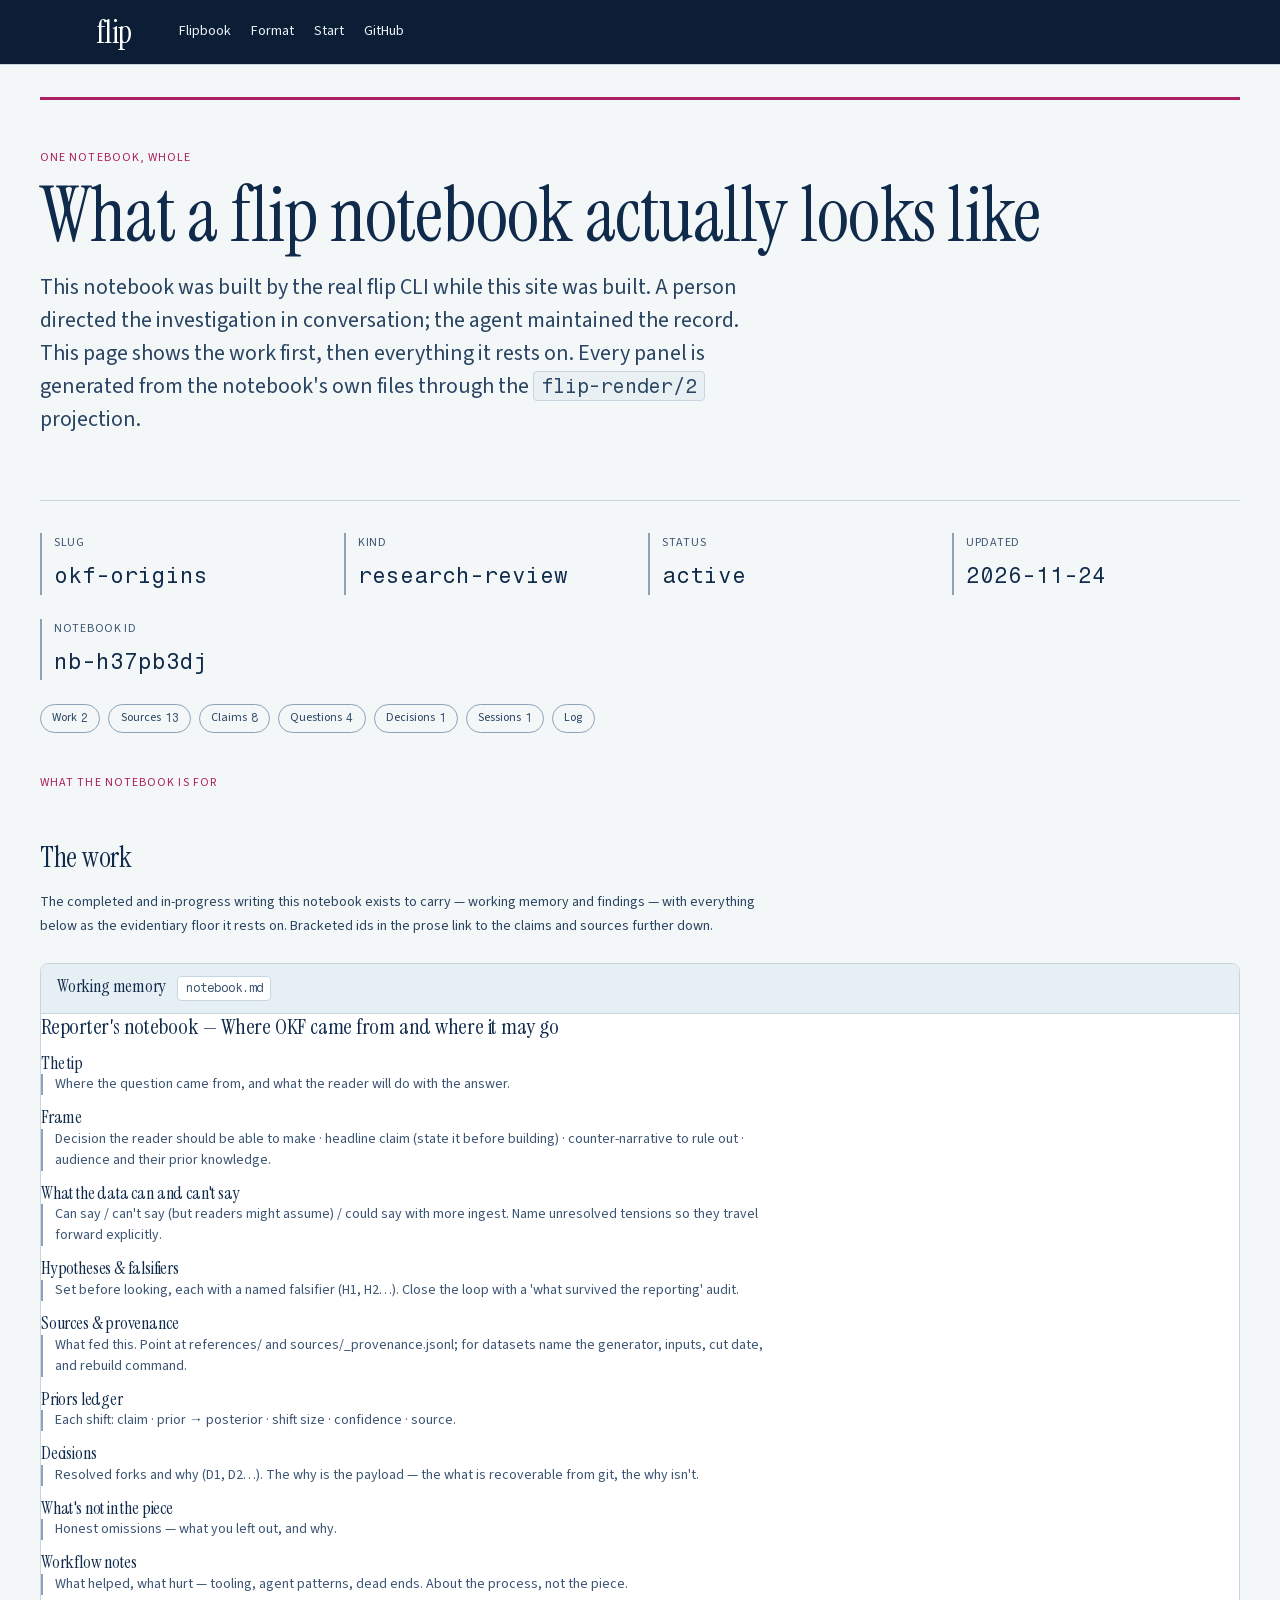
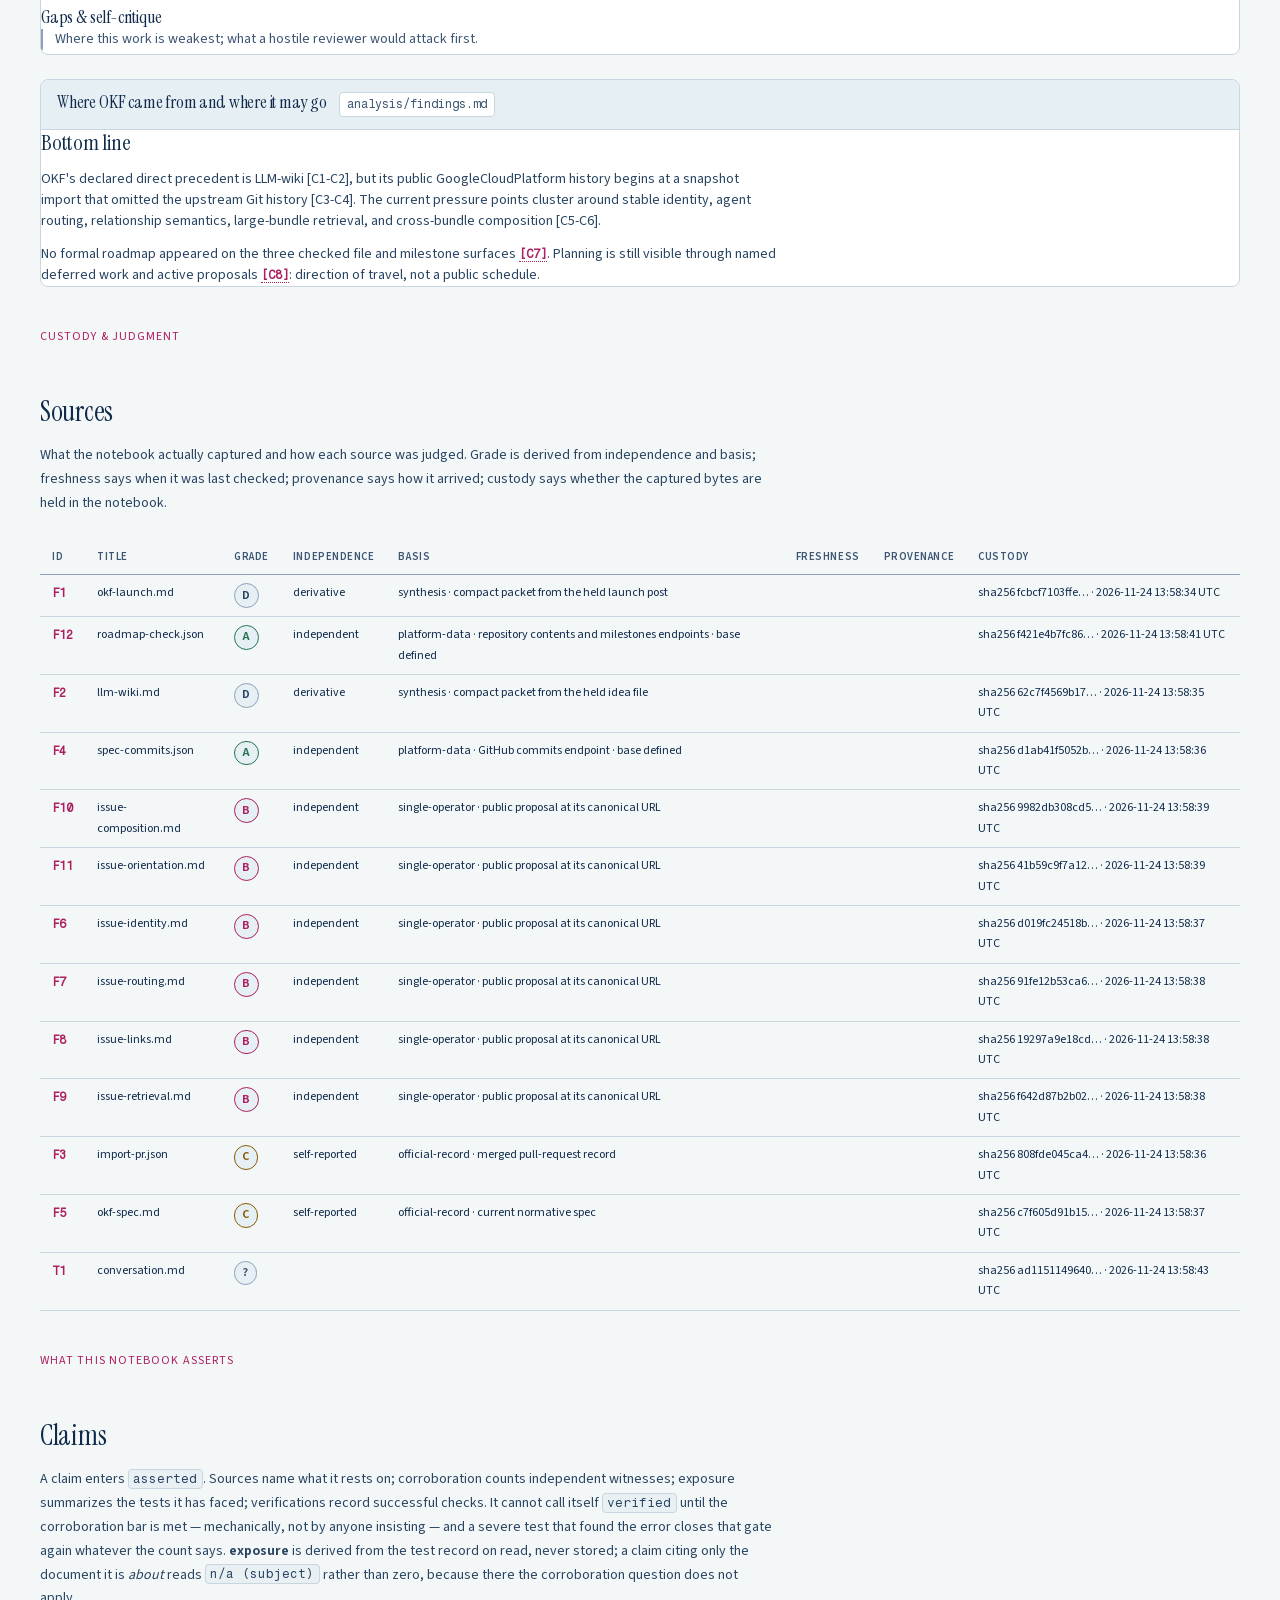
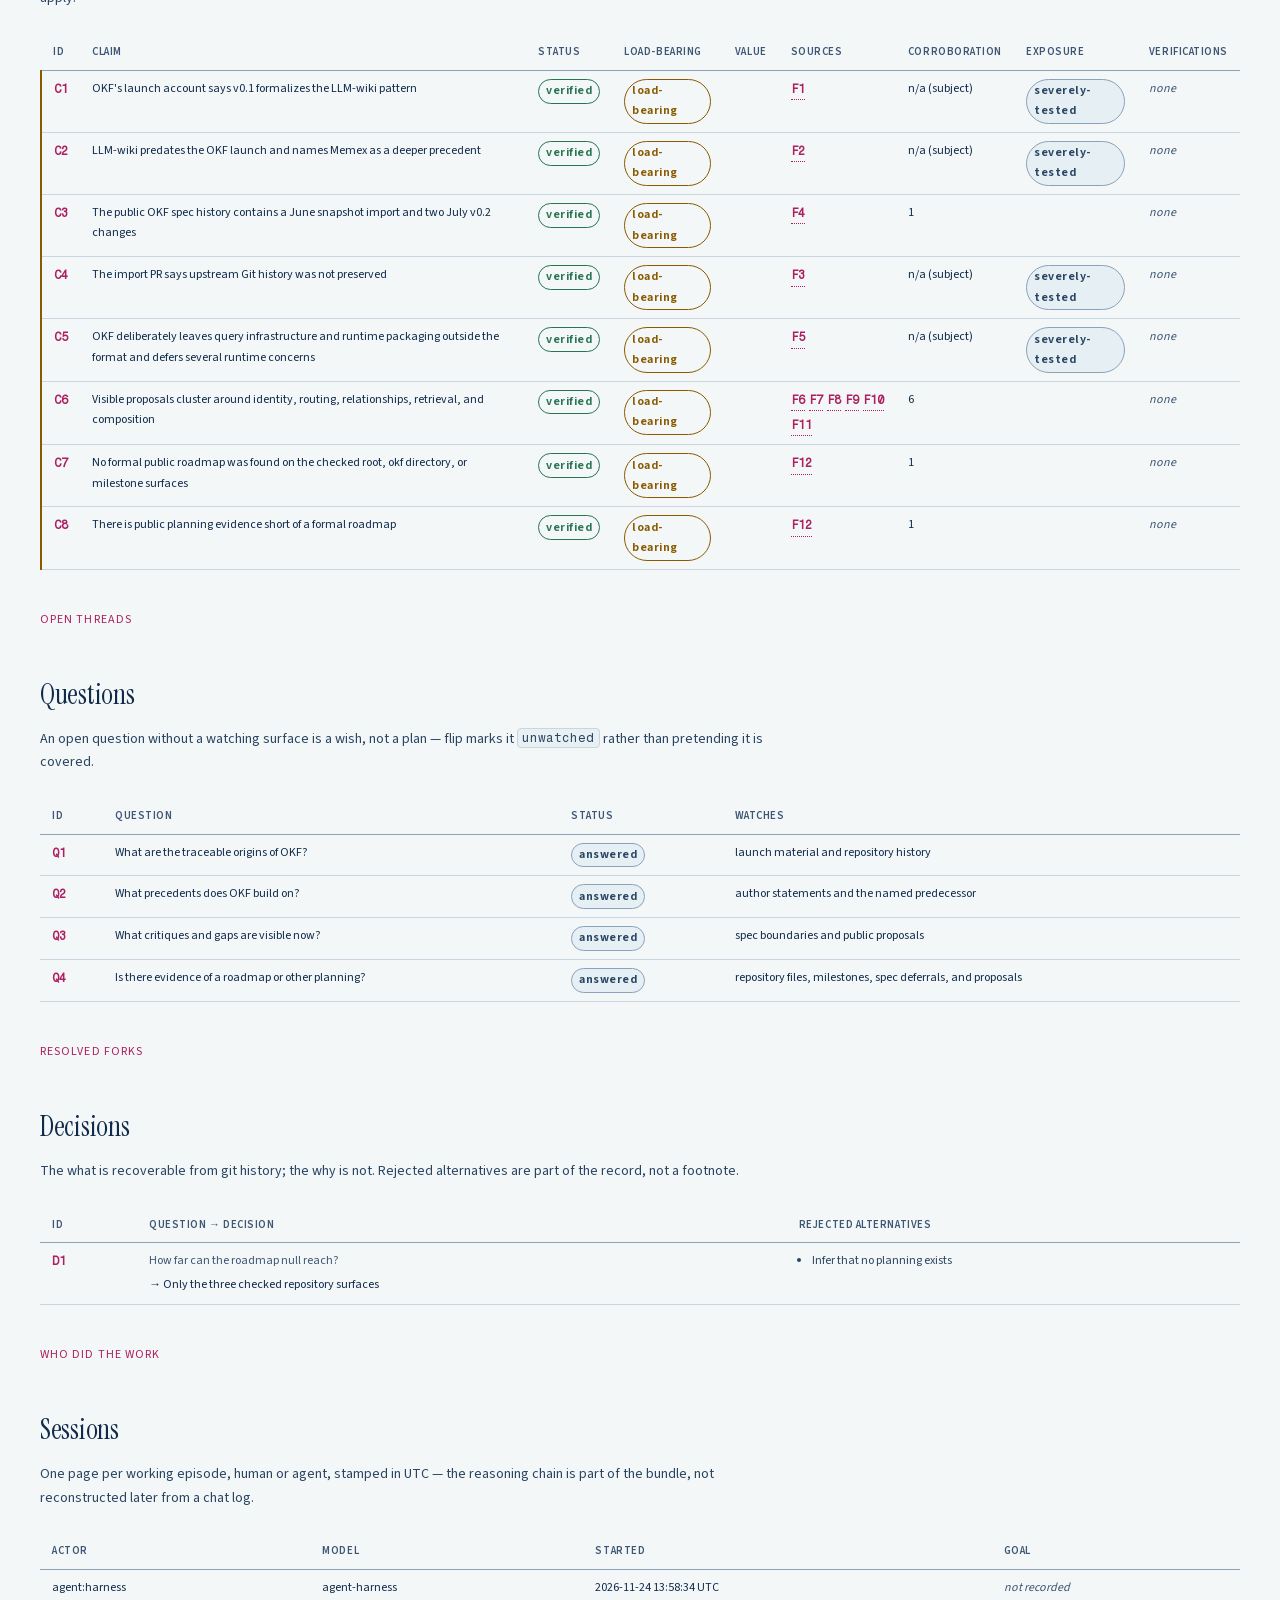
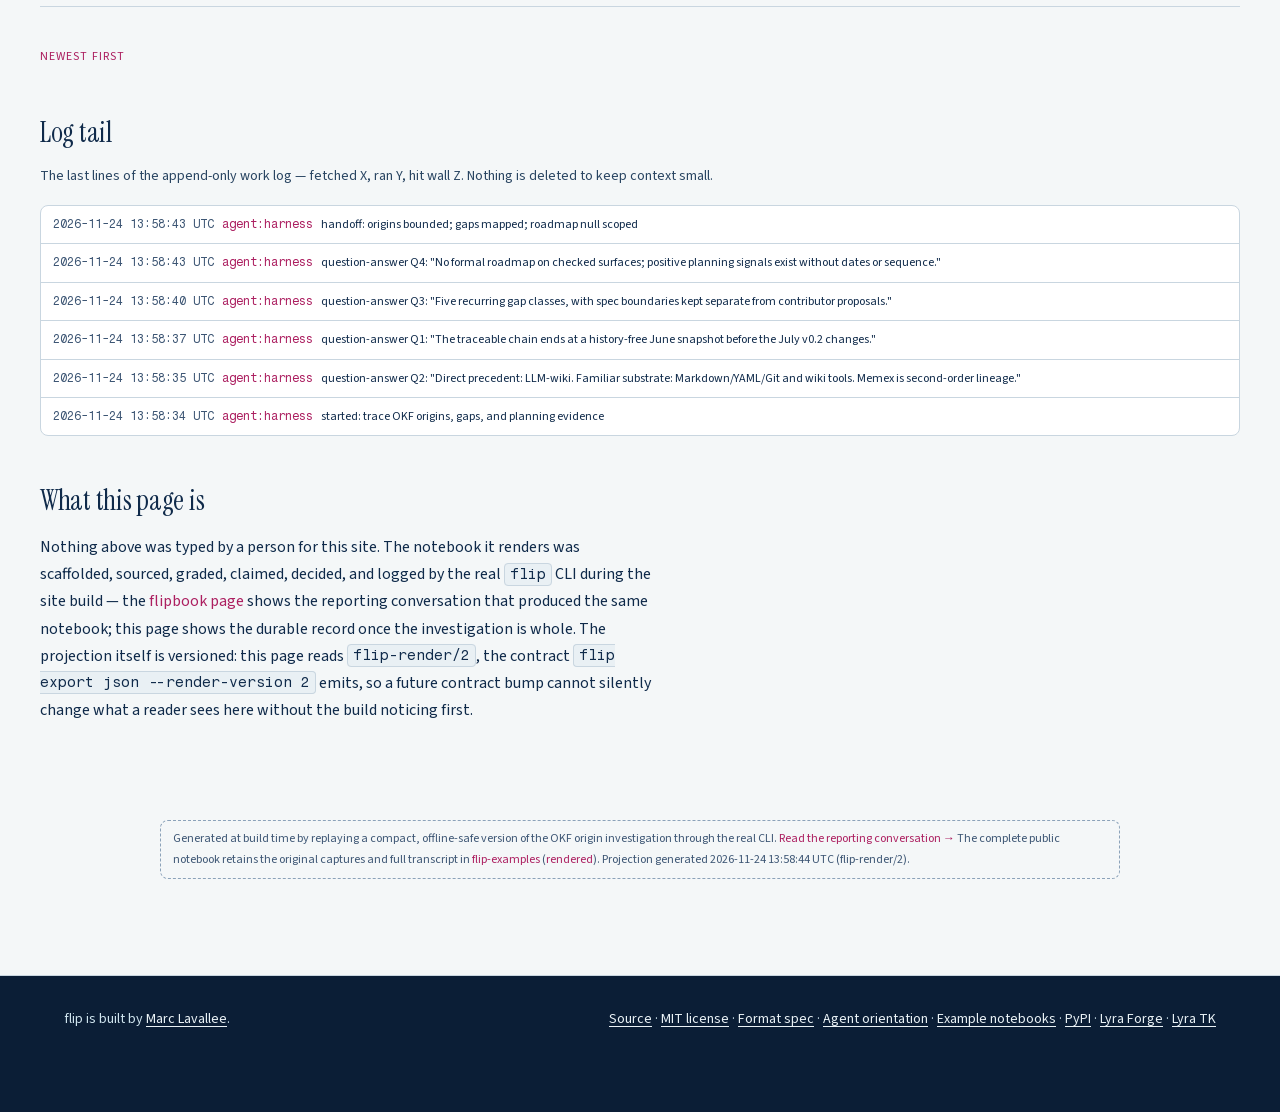
<file: website/site/notebook.html>
<!doctype html>
<html lang="en">
<head>
<meta charset="utf-8">
<meta name="viewport" content="width=device-width, initial-scale=1">
<title>One notebook, whole — a flip notebook viewer</title>
<meta name="description" content="The canonical view of a flip notebook: manifest, sources, claims, questions, decisions, sessions, and log, rendered from the flip-render/2 projection the CLI emits at build time.">
<link rel="icon" href="lib/artoo-kit/favicon.svg">
<link rel="stylesheet" href="lib/artoo-kit/tokens.css">
<link rel="stylesheet" href="lib/artoo-kit/base.css">
<link rel="stylesheet" href="lib/artoo-kit/article.css">
<link rel="stylesheet" href="lib/artoo-kit/components.css">
<link rel="stylesheet" href="site.css">
</head>
<body>

<nav class="site-nav" aria-label="Primary">
  <a class="brand" href="index.html">flip</a>
  <button class="nav-toggle" type="button" aria-label="Menu" aria-controls="primary-navigation" aria-expanded="false">menu</button>
  <div class="nav-links">
    <a href="flipbook.html">Flipbook</a>
    <a href="spec.html">Format</a>
    <a href="start.html">Start</a>
    <a href="https://github.com/lavallee/flip">GitHub</a>
  </div>
  <button data-theme-toggle class="nav-toggle spacer" type="button" aria-label="Toggle light or dark theme">theme</button>
</nav>

<main class="nb">

  <header class="nb__lede">
    <p class="section-kicker">One notebook, whole</p>
    <h1>What a flip notebook actually looks like</h1>
    <p class="lede">This notebook was built by the real flip CLI while this site was
      built. A person directed the investigation in conversation; the agent maintained
      the record. This page shows the work first, then everything it rests on. Every
      panel is generated from the notebook's own files through the
      <code>flip-render/2</code> projection.</p>
  </header>

  <noscript>
    <p>This page needs JavaScript to render the notebook from
      <code>data/demo-notebook.json</code>. That file is plain JSON generated at build
      time — open it directly, or read the same data rendered frame by frame on the
      <a href="flipbook.html">flipbook page</a>.</p>
  </noscript>

  <section aria-labelledby="nb-manifest-heading">
    <h2 id="nb-manifest-heading" class="visually-hidden">Manifest</h2>
    <dl class="facts" id="nb-manifest"></dl>
  </section>

  <nav class="nb__toc" id="nb-toc" aria-label="Jump to section"></nav>

  <section class="nb__section" id="sec-work" aria-labelledby="work-heading" hidden>
    <p class="section-kicker">What the notebook is for</p>
    <h2 id="work-heading">The work</h2>
    <p class="nb__section-note">The completed and in-progress writing this notebook
      exists to carry — working memory and findings — with everything below as the
      evidentiary floor it rests on. Bracketed ids in the prose link to the claims
      and sources further down.</p>
    <div id="nb-work"></div>
  </section>

  <section class="nb__section" id="sec-sources" aria-labelledby="sources-heading">
    <p class="section-kicker">Custody &amp; judgment</p>
    <h2 id="sources-heading">Sources</h2>
    <p class="nb__section-note">What the notebook actually captured and how each
      source was judged. Grade is derived from independence and basis; freshness says
      when it was last checked; provenance says how it arrived; custody says whether
      the captured bytes are held in the notebook.</p>
    <div class="table-wrap table-wrap--stack">
      <table class="nb__table" id="nb-sources-table">
        <thead>
          <tr>
            <th scope="col">id</th>
            <th scope="col">title</th>
            <th scope="col" title="A letter derived from the recorded source judgment">grade</th>
            <th scope="col" title="Whether the source supplies an independent witness">independence</th>
            <th scope="col" title="The kind of evidence the source provides">basis</th>
            <th scope="col" title="Whether the source is current for this investigation">freshness</th>
            <th scope="col" title="How and when the source was captured">provenance</th>
            <th scope="col" title="Whether the notebook holds the captured bytes">custody</th>
          </tr>
        </thead>
        <tbody id="nb-sources"></tbody>
      </table>
    </div>
  </section>

  <section class="nb__section" id="sec-claims" aria-labelledby="claims-heading">
    <p class="section-kicker">What this notebook asserts</p>
    <h2 id="claims-heading">Claims</h2>
    <p class="nb__section-note">A claim enters <code>asserted</code>. Sources name what
      it rests on; corroboration counts independent witnesses; exposure summarizes
      the tests it has faced; verifications record successful checks. It cannot call
      itself <code>verified</code> until the corroboration bar is met — mechanically,
      not by anyone insisting — and a severe test that found the error closes that gate
      again whatever the count says. <strong>exposure</strong> is derived from the test
      record on read, never stored; a claim citing only the document it is
      <em>about</em> reads <code>n/a (subject)</code> rather than zero, because there
      the corroboration question does not apply.</p>
    <div class="table-wrap table-wrap--stack">
      <table class="nb__table" id="nb-claims-table">
        <thead>
          <tr>
            <th scope="col">id</th>
            <th scope="col">claim</th>
            <th scope="col">status</th>
            <th scope="col">load-bearing</th>
            <th scope="col">value</th>
            <th scope="col">sources</th>
            <th scope="col" title="The number of independent sources supporting the claim">corroboration</th>
            <th scope="col" title="A read-time summary of the tests the claim has faced">exposure</th>
            <th scope="col" title="Recorded checks that successfully confirmed the claim">verifications</th>
          </tr>
        </thead>
        <tbody id="nb-claims"></tbody>
      </table>
    </div>
  </section>

  <section class="nb__section" id="sec-questions" aria-labelledby="questions-heading">
    <p class="section-kicker">Open threads</p>
    <h2 id="questions-heading">Questions</h2>
    <p class="nb__section-note">An open question without a watching surface is a wish,
      not a plan — flip marks it <code>unwatched</code> rather than pretending it is
      covered.</p>
    <div class="table-wrap table-wrap--stack">
      <table class="nb__table" id="nb-questions-table">
        <thead>
          <tr>
            <th scope="col">id</th>
            <th scope="col">question</th>
            <th scope="col">status</th>
            <th scope="col">watches</th>
          </tr>
        </thead>
        <tbody id="nb-questions"></tbody>
      </table>
    </div>
  </section>

  <section class="nb__section" id="sec-decisions" aria-labelledby="decisions-heading">
    <p class="section-kicker">Resolved forks</p>
    <h2 id="decisions-heading">Decisions</h2>
    <p class="nb__section-note">The what is recoverable from git history; the why is
      not. Rejected alternatives are part of the record, not a footnote.</p>
    <div class="table-wrap table-wrap--stack">
      <table class="nb__table" id="nb-decisions-table">
        <thead>
          <tr>
            <th scope="col">id</th>
            <th scope="col">question → decision</th>
            <th scope="col">rejected alternatives</th>
          </tr>
        </thead>
        <tbody id="nb-decisions"></tbody>
      </table>
    </div>
  </section>

  <section class="nb__section" id="sec-sessions" aria-labelledby="sessions-heading">
    <p class="section-kicker">Who did the work</p>
    <h2 id="sessions-heading">Sessions</h2>
    <p class="nb__section-note">One page per working episode, human or agent, stamped
      in UTC — the reasoning chain is part of the bundle, not reconstructed later from
      a chat log.</p>
    <div class="table-wrap table-wrap--stack">
      <table class="nb__table" id="nb-sessions-table">
        <thead>
          <tr>
            <th scope="col">actor</th>
            <th scope="col">model</th>
            <th scope="col">started</th>
            <th scope="col">goal</th>
          </tr>
        </thead>
        <tbody id="nb-sessions"></tbody>
      </table>
    </div>
  </section>

  <section class="nb__section" id="sec-forecasts" aria-labelledby="forecasts-heading" hidden>
    <p class="section-kicker">Standing predictions</p>
    <h2 id="forecasts-heading">Forecasts</h2>
    <p class="nb__section-note">A probability and a resolution date attached to an open
      question — present only when this notebook's profile tracks forecasts.</p>
    <div class="table-wrap table-wrap--stack">
      <table class="nb__table" id="nb-forecasts-table">
        <thead>
          <tr>
            <th scope="col">question</th>
            <th scope="col">probability / confidence</th>
            <th scope="col">resolves by</th>
            <th scope="col">status</th>
          </tr>
        </thead>
        <tbody id="nb-forecasts"></tbody>
      </table>
    </div>
  </section>

  <section class="nb__section" id="sec-log" aria-labelledby="log-heading">
    <p class="section-kicker">Newest first</p>
    <h2 id="log-heading">Log tail</h2>
    <p class="nb__section-note">The last lines of the append-only work log — fetched X,
      ran Y, hit wall Z. Nothing is deleted to keep context small.</p>
    <ol class="nb__log" id="nb-log"></ol>
  </section>

  <section class="prose">
    <h2>What this page is</h2>
    <p>Nothing above was typed by a person for this site. The notebook it renders was
      scaffolded, sourced, graded, claimed, decided, and logged by the real
      <code>flip</code> CLI during the site build — the
      <a href="flipbook.html">flipbook page</a> shows the reporting conversation
      that produced the same notebook; this page shows the durable record once the
      investigation is whole. The projection itself is versioned: this page reads
      <code>flip-render/2</code>, the contract <code>flip export json
      --render-version 2</code> emits, so a future contract bump cannot silently change
      what a reader sees here without the build noticing first.</p>
  </section>

</main>

<p class="demo-note nb__footnote" id="nb-vintage">
  Generated at build time by replaying a compact, offline-safe version of the OKF
  origin investigation through the real CLI.
  <a href="flipbook.html">Read the reporting conversation →</a>
  The complete public notebook retains the original captures and full transcript in
  <a href="https://github.com/lavallee/flip-examples/tree/main/okf-origins">flip-examples</a>
  (<a href="https://lavallee.github.io/flip-examples/okf-origins/">rendered</a>).
</p>

<footer class="site-foot" aria-label="Project information">
  <div class="site-foot__inner">
    <p>flip is built by <a href="https://github.com/lavallee">Marc Lavallee</a>.</p>
    <p>
      <a href="https://github.com/lavallee/flip">Source</a> ·
      <a href="https://github.com/lavallee/flip/blob/main/LICENSE">MIT license</a> ·
      <a href="https://github.com/lavallee/flip/blob/main/SPEC.md">Format spec</a> ·
      <a href="https://github.com/lavallee/flip/blob/main/docs/agent-orientation.md">Agent orientation</a> ·
      <a href="https://github.com/lavallee/flip-examples">Example notebooks</a> ·
      <a href="https://pypi.org/project/flip-notebook/">PyPI</a> ·
      <a href="https://lyra-forge.com/">Lyra Forge</a> ·
      <a href="https://www.lyra-tk.com/">Lyra TK</a>
    </p>
  </div>
</footer>

<script src="data/demo-notebook.js"></script>
<script src="site.js"></script>
<script src="notebook.js"></script>
<script src="lib/artoo-kit/kit.js"></script>
</body>
</html>
</file>
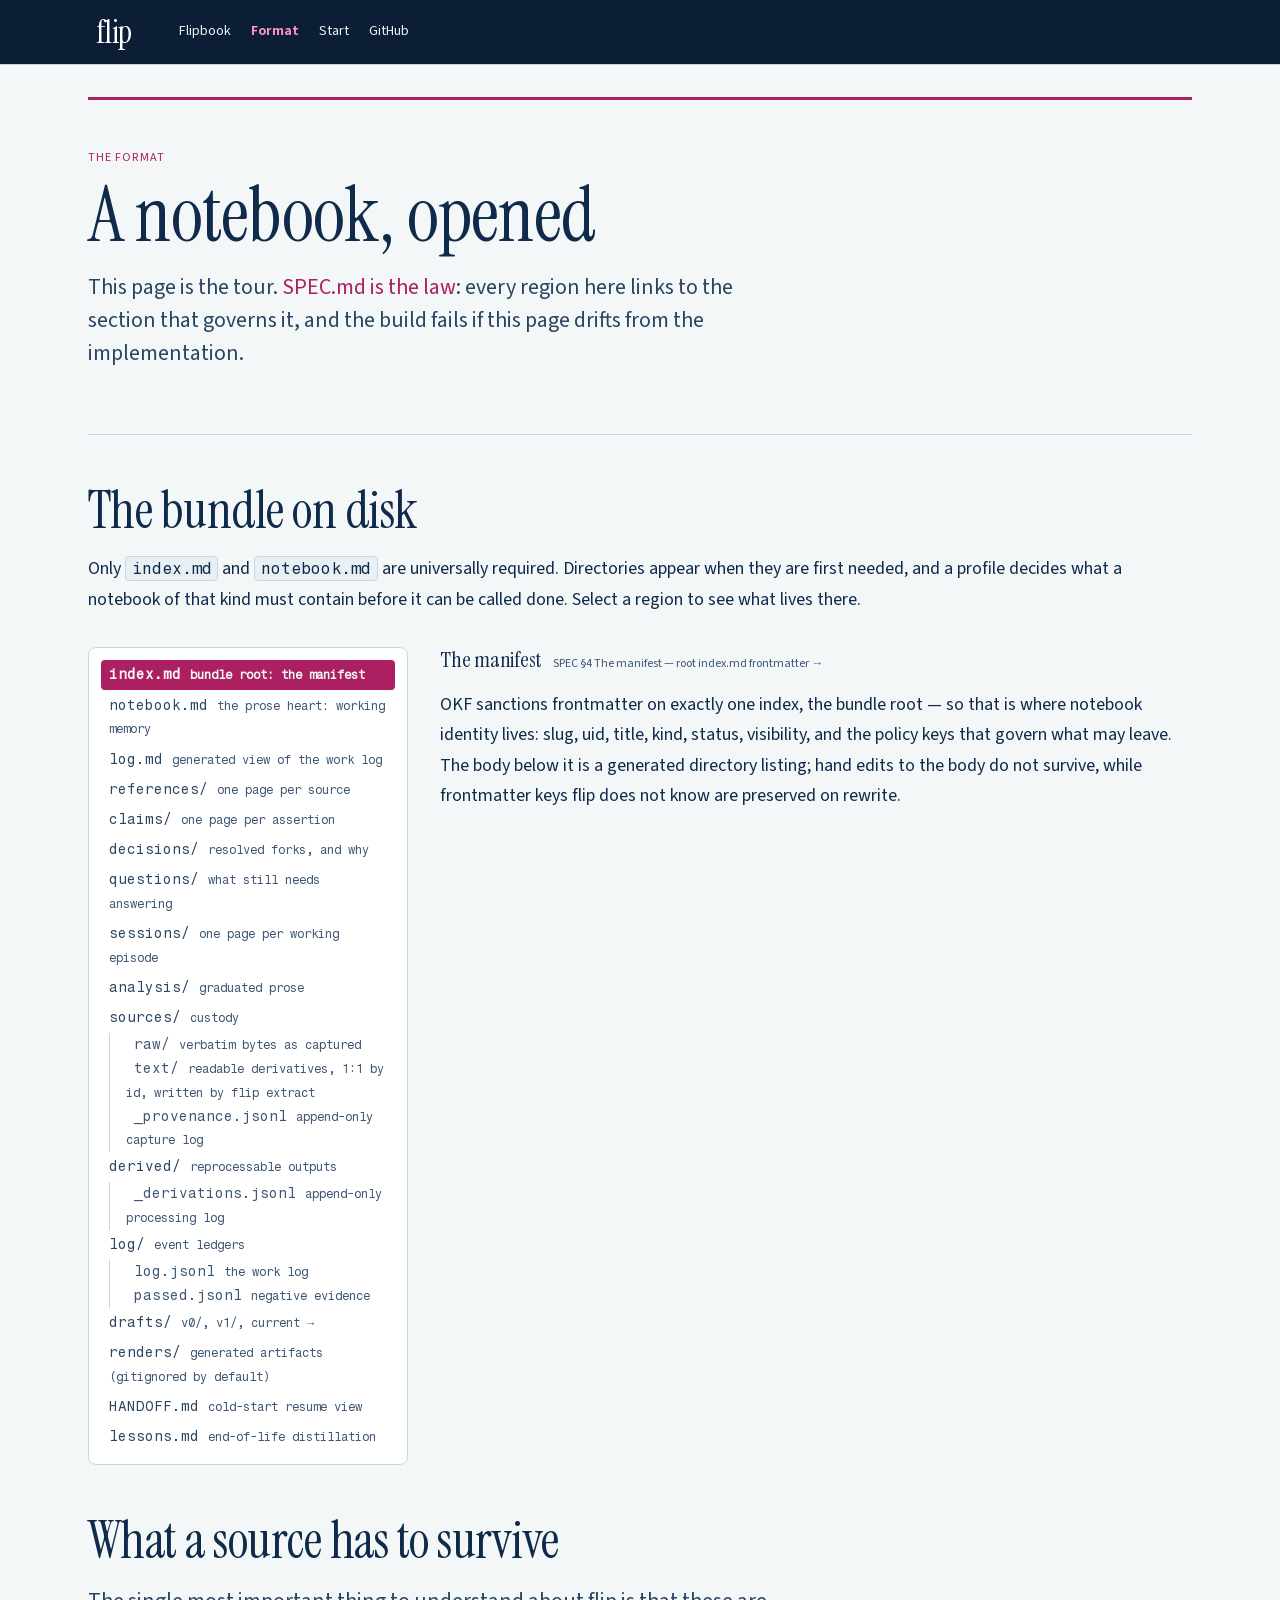
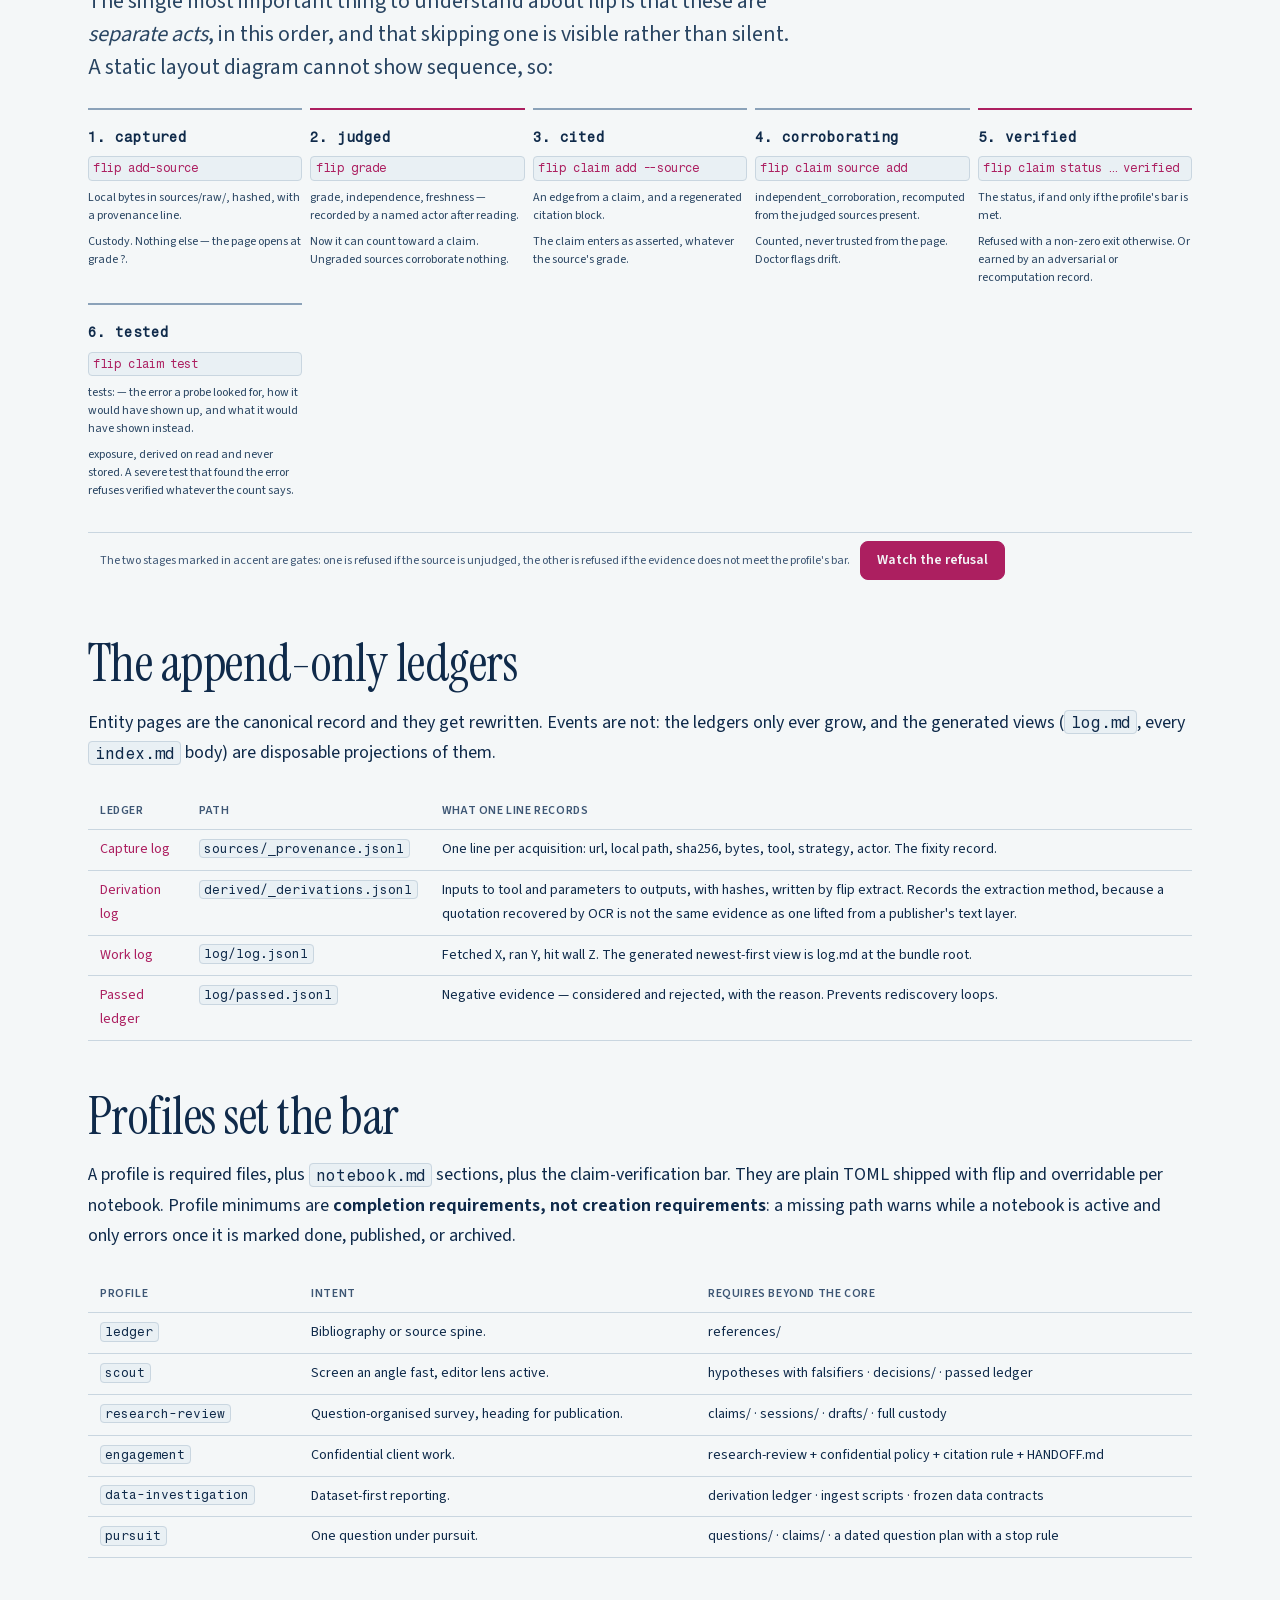
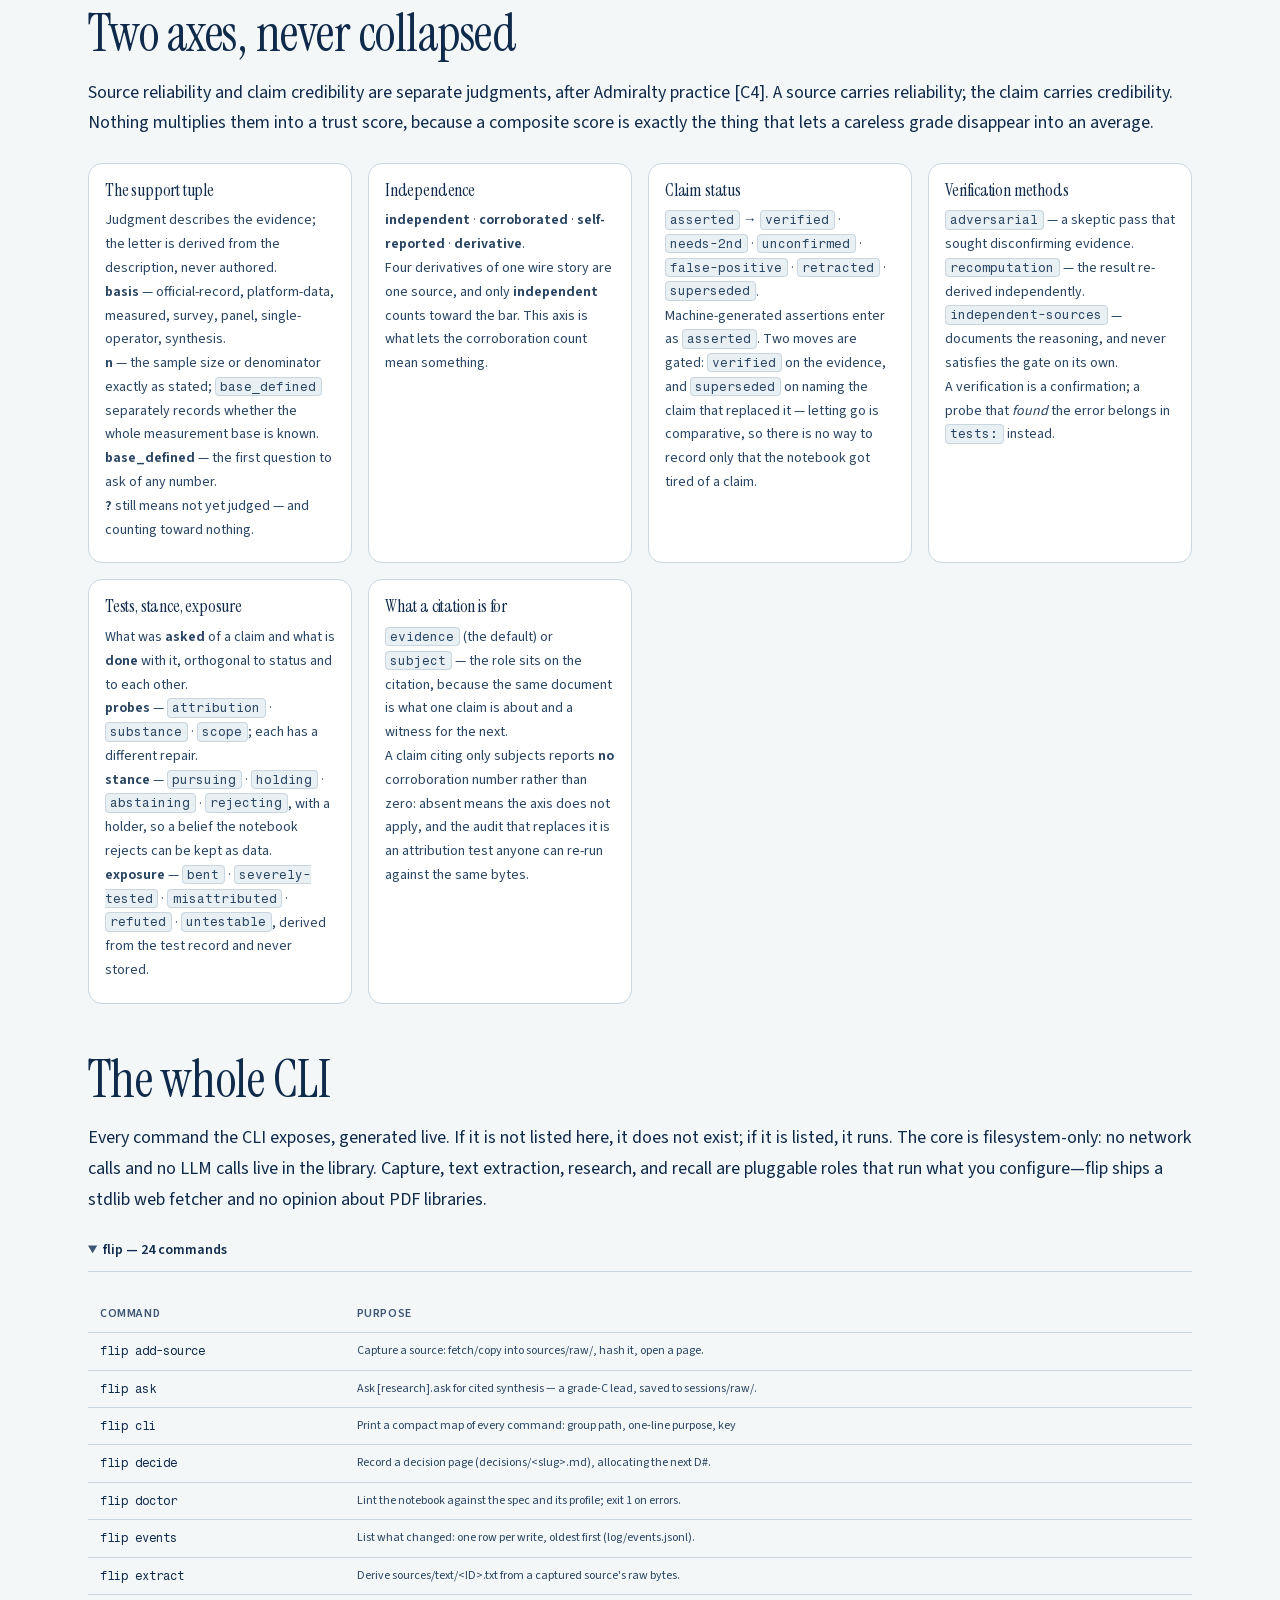
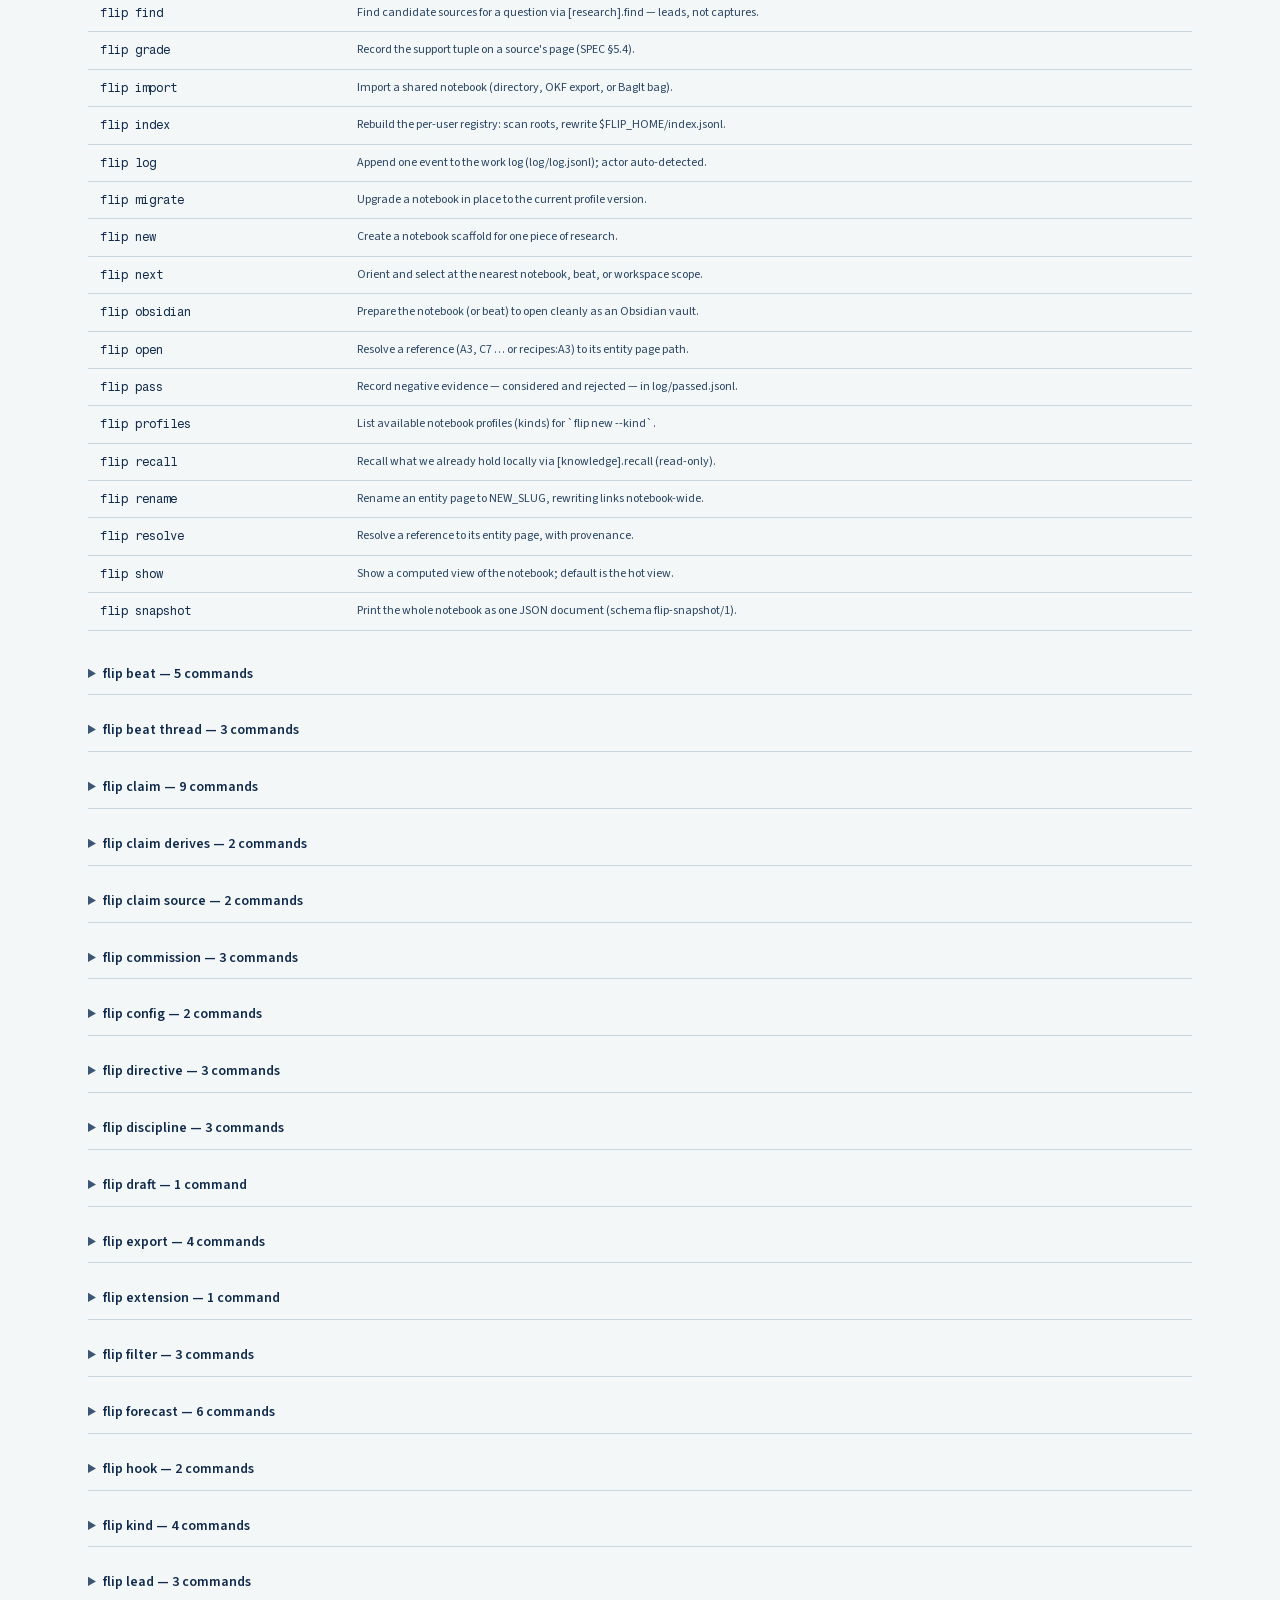
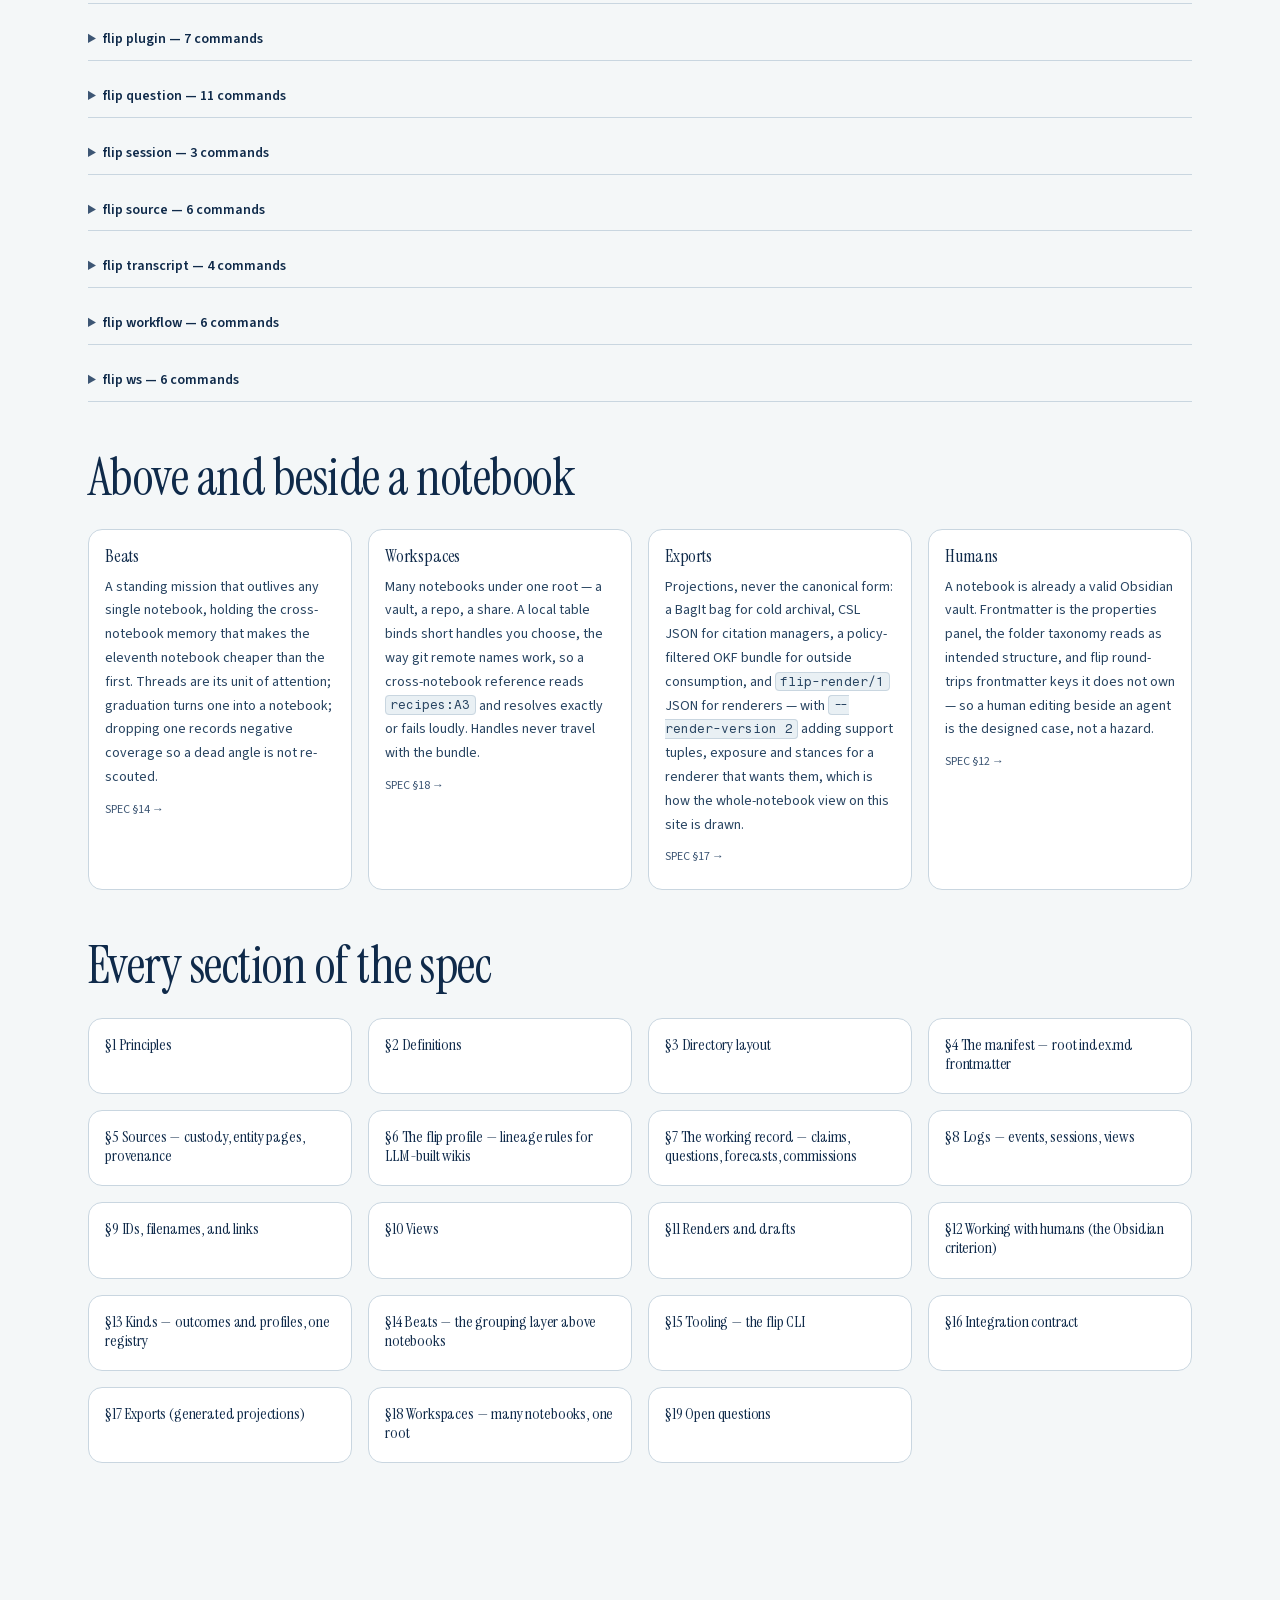
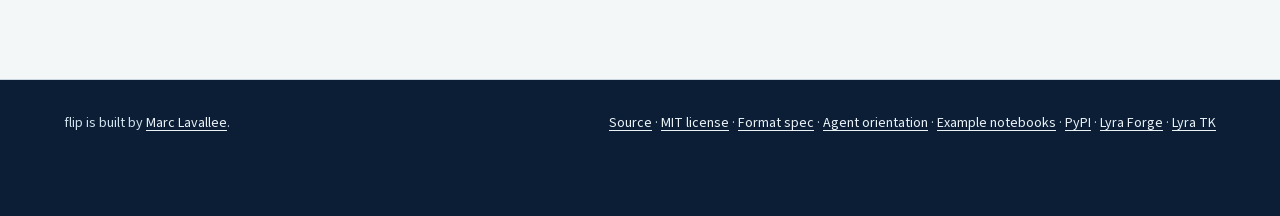
<file: website/site/spec.html>
<!doctype html>
<html lang="en">
<head>
<meta charset="utf-8">
<meta name="viewport" content="width=device-width, initial-scale=1">
<title>The notebook format — a visual tour of flip</title>
<meta name="description" content="A visual map of the flip notebook format: the bundle on disk, the five entity types and their frontmatter, the append-only ledgers, the lifecycle a source travels, and the profiles that set the bar.">
<link rel="icon" href="lib/artoo-kit/favicon.svg">
<link rel="stylesheet" href="lib/artoo-kit/tokens.css">
<link rel="stylesheet" href="lib/artoo-kit/base.css">
<link rel="stylesheet" href="lib/artoo-kit/article.css">
<link rel="stylesheet" href="lib/artoo-kit/components.css">
<link rel="stylesheet" href="site.css">
</head>
<body>

<nav class="site-nav" aria-label="Primary">
  <a class="brand" href="index.html">flip</a>
  <button class="nav-toggle" type="button" aria-label="Menu" aria-controls="primary-navigation" aria-expanded="false">menu</button>
  <div class="nav-links">
    <a href="flipbook.html">Flipbook</a>
    <a href="spec.html" aria-current="page">Format</a>
    <a href="start.html">Start</a>
    <a href="https://github.com/lavallee/flip">GitHub</a>
  </div>
  <button data-theme-toggle class="nav-toggle spacer" type="button" aria-label="Toggle light or dark theme">theme</button>
</nav>

<main class="page">

  <header>
    <p class="section-kicker">The format</p>
    <h1>A notebook, opened</h1>
    <p class="lede">This page is the tour.
      <a href="https://github.com/lavallee/flip/blob/main/SPEC.md">SPEC.md is the
      law</a>: every region here links to the section that governs it, and the build
      fails if this page drifts from the implementation.</p>
  </header>

  <section>
    <h2>The bundle on disk</h2>
    <p>Only <code>index.md</code> and <code>notebook.md</code> are universally
      required. Directories appear when they are first needed, and a profile decides
      what a notebook of that kind must contain before it can be called done. Select a
      region to see what lives there.</p>

    <div class="spec-grid">
      <div class="bundle" id="bundle" aria-label="Notebook directory layout"></div>
      <div class="spec-detail" id="detail" aria-live="polite"></div>
    </div>
  </section>

  <section>
    <h2>What a source has to survive</h2>
    <p class="lede">The single most important thing to understand about flip is that
      these are <em>separate acts</em>, in this order, and that skipping one is
      visible rather than silent. A static layout diagram cannot show sequence, so:</p>
    <div class="rail" id="rail"></div>
    <p class="record__caption">The two stages marked in accent are gates: one is
      refused if the source is unjudged, the other is refused if the evidence does not
      meet the profile's bar.
      <a class="btn btn--solid proof-link" href="flipbook.html#step-refused">Watch the refusal</a></p>
  </section>

  <section>
    <h2>The append-only ledgers</h2>
    <p>Entity pages are the canonical record and they get rewritten. Events are not:
      the ledgers only ever grow, and the generated views (<code>log.md</code>, every
      <code>index.md</code> body) are disposable projections of them.</p>
    <div class="table-wrap table-wrap--stack"><table id="ledgers"></table></div>
  </section>

  <section>
    <h2>Profiles set the bar</h2>
    <p>A profile is required files, plus <code>notebook.md</code> sections, plus the
      claim-verification bar. They are plain TOML shipped with flip and overridable
      per notebook. Profile minimums are <strong>completion requirements, not creation
      requirements</strong>: a missing path warns while a notebook is active and only
      errors once it is marked done, published, or archived.</p>
    <div class="table-wrap table-wrap--stack"><table id="profiles"></table></div>
  </section>

  <section>
    <h2>Two axes, never collapsed</h2>
    <p>Source reliability and claim credibility are separate judgments, after
      Admiralty practice [C4]. A source carries reliability; the claim carries
      credibility. Nothing multiplies them into a trust score, because a composite
      score is exactly the thing that lets a careless grade disappear into an average.</p>
    <div class="card-grid">
      <div class="card">
        <h3>The support tuple</h3>
        <p>Judgment describes the evidence; the letter is derived from the
          description, never authored.<br>
          <strong>basis</strong> — official-record, platform-data, measured, survey,
          panel, single-operator, synthesis.<br>
          <strong>n</strong> — the sample size or denominator exactly as stated;
          <code>base_defined</code> separately records whether the whole measurement
          base is known.<br>
          <strong>base_defined</strong> — the first question to ask of any number.<br>
          <strong>?</strong> still means not yet judged — and counting toward
          nothing.</p>
      </div>
      <div class="card">
        <h3>Independence</h3>
        <p><strong>independent</strong> · <strong>corroborated</strong> ·
          <strong>self-reported</strong> · <strong>derivative</strong>.<br>
          Four derivatives of one wire story are one source, and only
          <strong>independent</strong> counts toward the bar. This axis is what
          lets the corroboration count mean something.</p>
      </div>
      <div class="card">
        <h3>Claim status</h3>
        <p><code>asserted</code> → <code>verified</code> · <code>needs-2nd</code> ·
          <code>unconfirmed</code> · <code>false-positive</code> ·
          <code>retracted</code> · <code>superseded</code>.<br>
          Machine-generated assertions enter as <code>asserted</code>. Two moves are
          gated: <code>verified</code> on the evidence, and <code>superseded</code> on
          naming the claim that replaced it — letting go is comparative, so there is no
          way to record only that the notebook got tired of a claim.</p>
      </div>
      <div class="card">
        <h3>Verification methods</h3>
        <p><code>adversarial</code> — a skeptic pass that sought disconfirming
          evidence.<br>
          <code>recomputation</code> — the result re-derived independently.<br>
          <code>independent-sources</code> — documents the reasoning, and never
          satisfies the gate on its own.<br>
          A verification is a confirmation; a probe that <em>found</em> the error
          belongs in <code>tests:</code> instead.</p>
      </div>
      <div class="card">
        <h3>Tests, stance, exposure</h3>
        <p>What was <strong>asked</strong> of a claim and what is <strong>done</strong>
          with it, orthogonal to status and to each other.<br>
          <strong>probes</strong> — <code>attribution</code> · <code>substance</code> ·
          <code>scope</code>; each has a different repair.<br>
          <strong>stance</strong> — <code>pursuing</code> · <code>holding</code> ·
          <code>abstaining</code> · <code>rejecting</code>, with a holder, so a belief
          the notebook rejects can be kept as data.<br>
          <strong>exposure</strong> — <code>bent</code> · <code>severely-tested</code>
          · <code>misattributed</code> · <code>refuted</code> ·
          <code>untestable</code>, derived from the test record and never stored.</p>
      </div>
      <div class="card">
        <h3>What a citation is for</h3>
        <p><code>evidence</code> (the default) or <code>subject</code> — the role sits
          on the citation, because the same document is what one claim is about and a
          witness for the next.<br>
          A claim citing only subjects reports <strong>no</strong> corroboration
          number rather than zero: absent means the axis does not apply, and the audit
          that replaces it is an attribution test anyone can re-run against the same
          bytes.</p>
      </div>
    </div>
  </section>

  <section>
    <h2>The whole CLI</h2>
    <p>Every command the CLI exposes, generated live. If it is not listed here, it
      does not exist; if it is listed, it runs. The core is filesystem-only: no
      network calls and no LLM calls live in the library. Capture, text extraction,
      research, and recall are pluggable roles that run what you configure—flip ships
      a stdlib web fetcher and no opinion about PDF libraries.</p>
    <div id="cli"></div>
  </section>

  <section>
    <h2>Above and beside a notebook</h2>
    <div class="card-grid">
      <div class="card">
        <h3>Beats</h3>
        <p>A standing mission that outlives any single notebook, holding the
          cross-notebook memory that makes the eleventh notebook cheaper than the
          first. Threads are its unit of attention; graduation turns one into a
          notebook; dropping one records negative coverage so a dead angle is not
          re-scouted.</p>
        <p><a class="spec-link" href="https://github.com/lavallee/flip/blob/main/SPEC.md#14-beats--the-grouping-layer-above-notebooks">SPEC §14 →</a></p>
      </div>
      <div class="card">
        <h3>Workspaces</h3>
        <p>Many notebooks under one root — a vault, a repo, a share. A local table
          binds short handles you choose, the way git remote names work, so a
          cross-notebook reference reads <code>recipes:A3</code> and resolves exactly
          or fails loudly. Handles never travel with the bundle.</p>
        <p><a class="spec-link" href="https://github.com/lavallee/flip/blob/main/SPEC.md#18-workspaces--many-notebooks-one-root">SPEC §18 →</a></p>
      </div>
      <div class="card">
        <h3>Exports</h3>
        <p>Projections, never the canonical form: a BagIt bag for cold archival, CSL
          JSON for citation managers, a policy-filtered OKF bundle for outside
          consumption, and <code>flip-render/1</code> JSON for renderers — with
          <code>--render-version 2</code> adding support tuples, exposure and stances
          for a renderer that wants them, which is how the whole-notebook view on this
          site is drawn.</p>
        <p><a class="spec-link" href="https://github.com/lavallee/flip/blob/main/SPEC.md#17-exports-generated-projections">SPEC §17 →</a></p>
      </div>
      <div class="card">
        <h3>Humans</h3>
        <p>A notebook is already a valid Obsidian vault. Frontmatter is the properties
          panel, the folder taxonomy reads as intended structure, and flip round-trips
          frontmatter keys it does not own — so a human editing beside an agent is the
          designed case, not a hazard.</p>
        <p><a class="spec-link" href="https://github.com/lavallee/flip/blob/main/SPEC.md#12-working-with-humans-the-obsidian-criterion">SPEC §12 →</a></p>
      </div>
    </div>
  </section>

  <section>
    <h2>Every section of the spec</h2>
    <div id="sections"></div>
  </section>

</main>



<footer class="site-foot" aria-label="Project information">
  <div class="site-foot__inner">
    <p>flip is built by <a href="https://github.com/lavallee">Marc Lavallee</a>.</p>
    <p>
      <a href="https://github.com/lavallee/flip">Source</a> ·
      <a href="https://github.com/lavallee/flip/blob/main/LICENSE">MIT license</a> ·
      <a href="https://github.com/lavallee/flip/blob/main/SPEC.md">Format spec</a> ·
      <a href="https://github.com/lavallee/flip/blob/main/docs/agent-orientation.md">Agent orientation</a> ·
      <a href="https://github.com/lavallee/flip-examples">Example notebooks</a> ·
      <a href="https://pypi.org/project/flip-notebook/">PyPI</a> ·
      <a href="https://lyra-forge.com/">Lyra Forge</a> ·
      <a href="https://www.lyra-tk.com/">Lyra TK</a>
    </p>
  </div>
</footer>

<script src="data/spec.js"></script>
<script src="data/flip.js"></script>
<script src="site.js"></script>
<script src="spec.js"></script>
<script src="lib/artoo-kit/kit.js"></script>
</body>
</html>
</file>
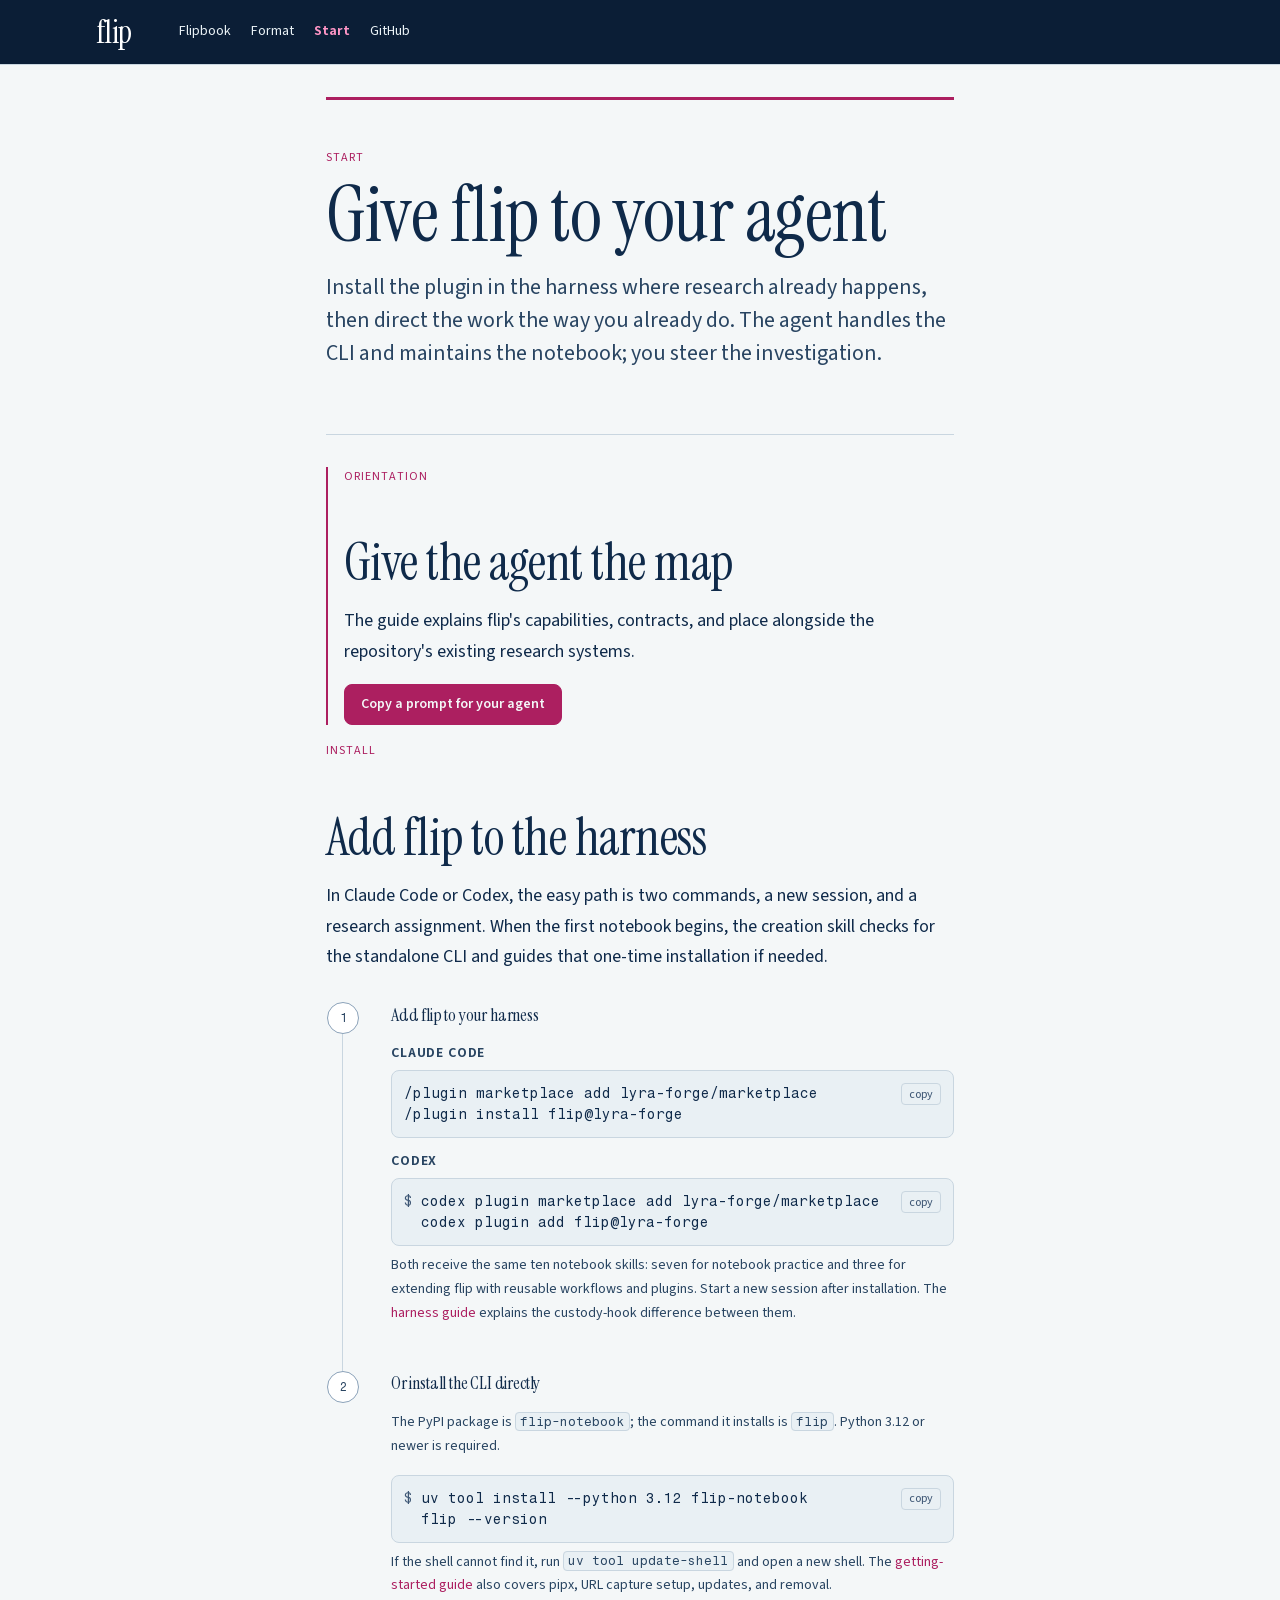
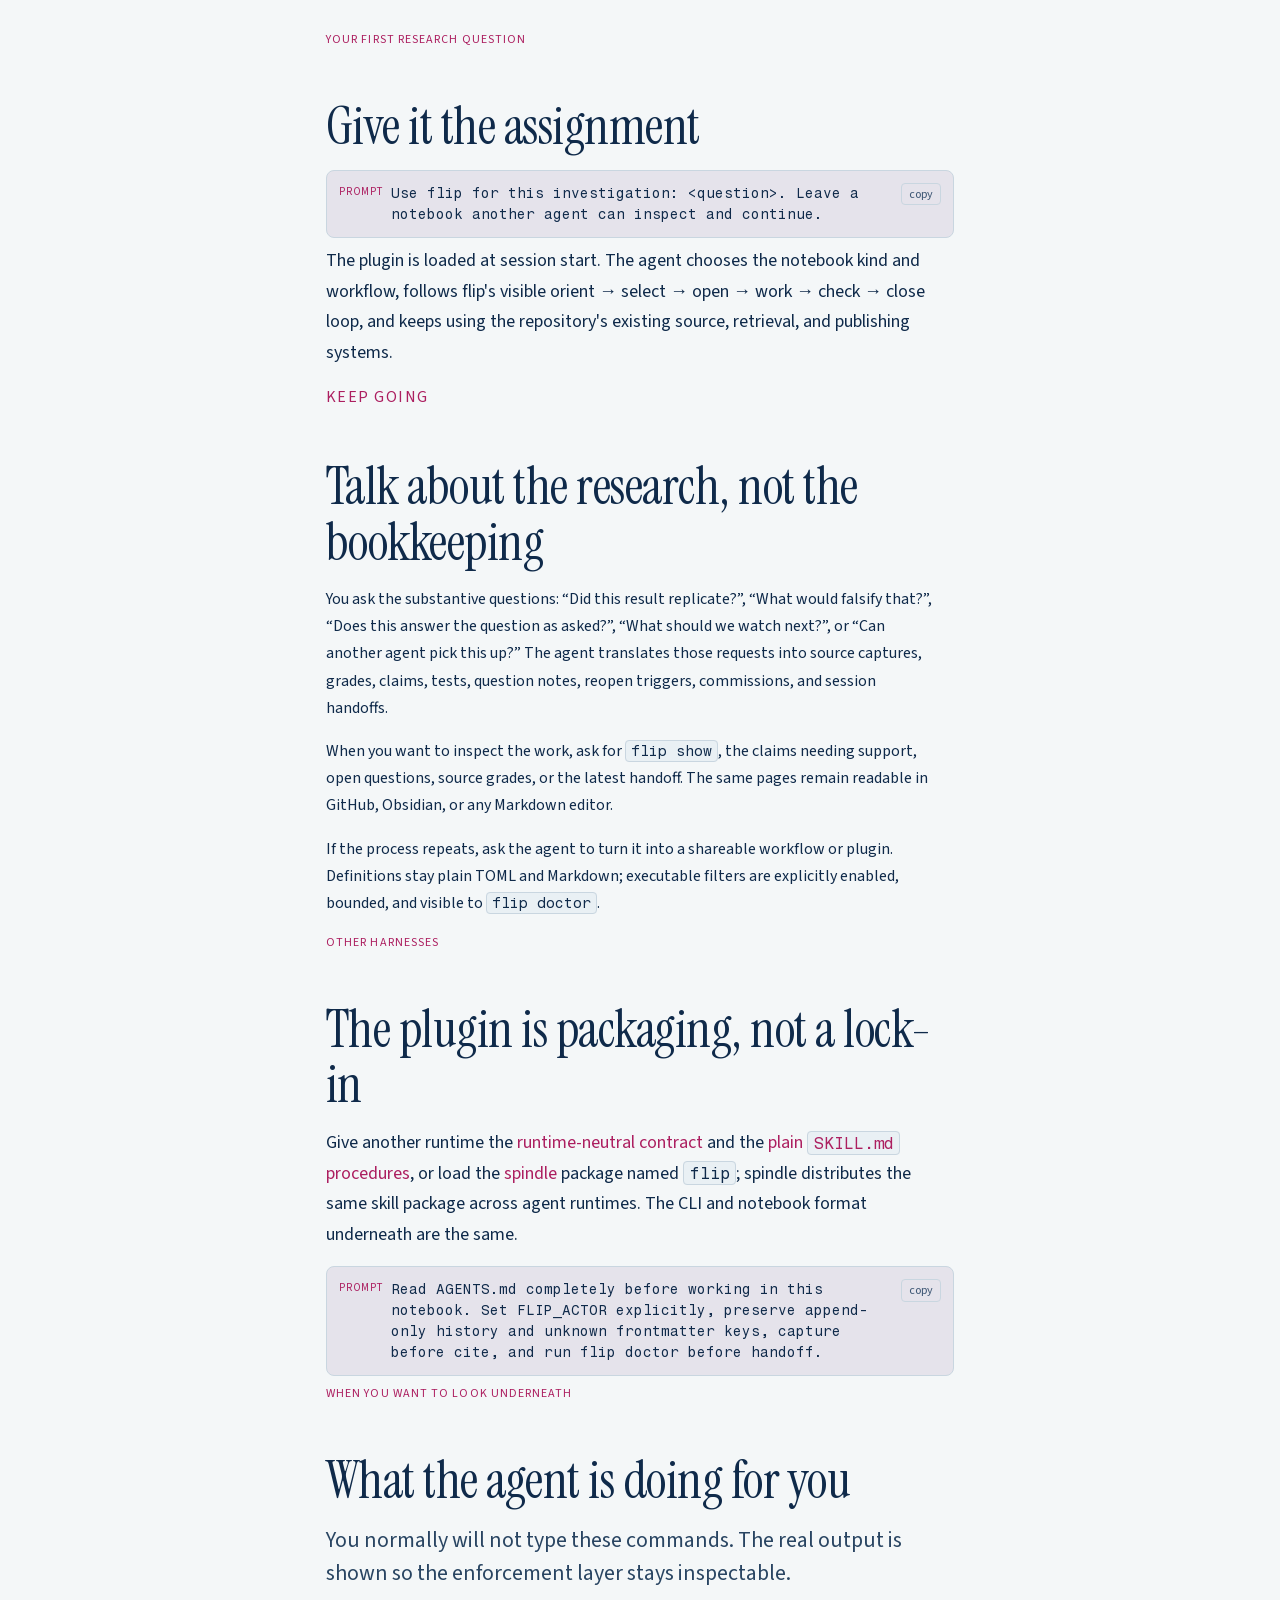
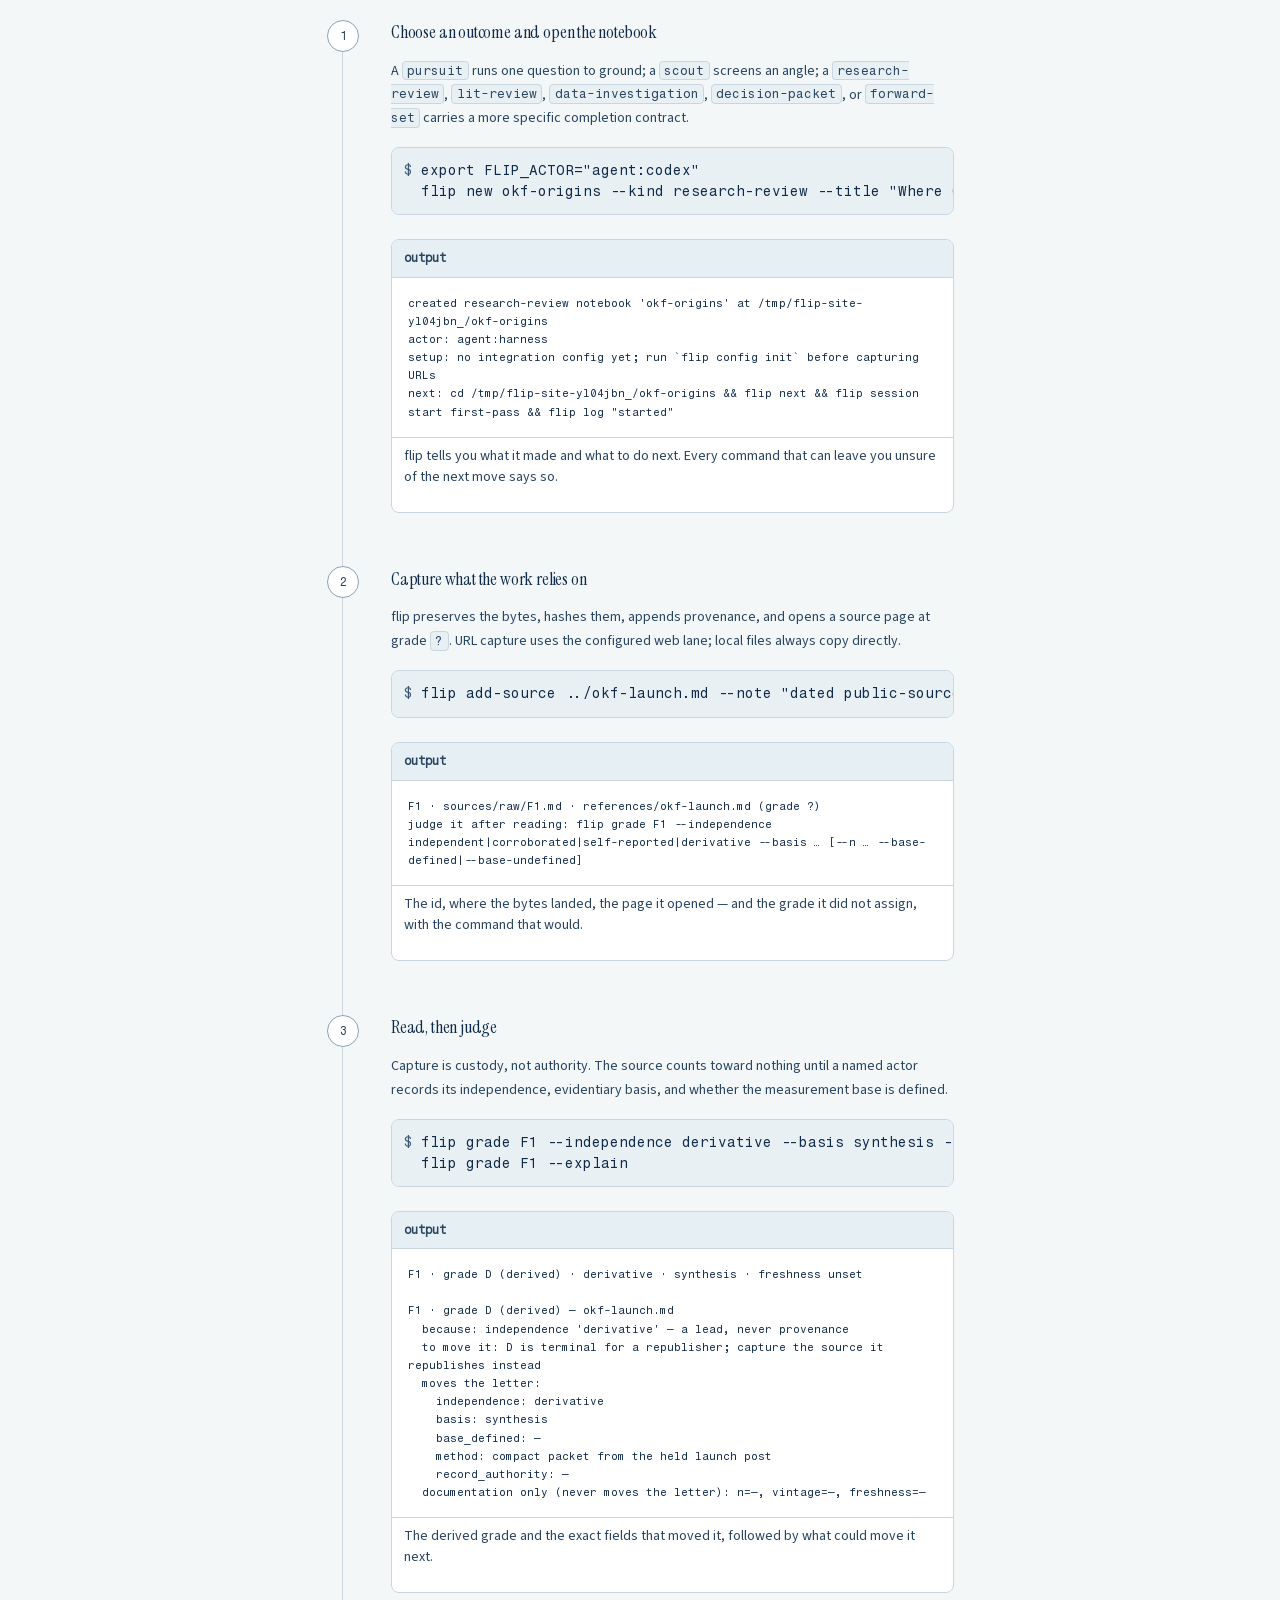
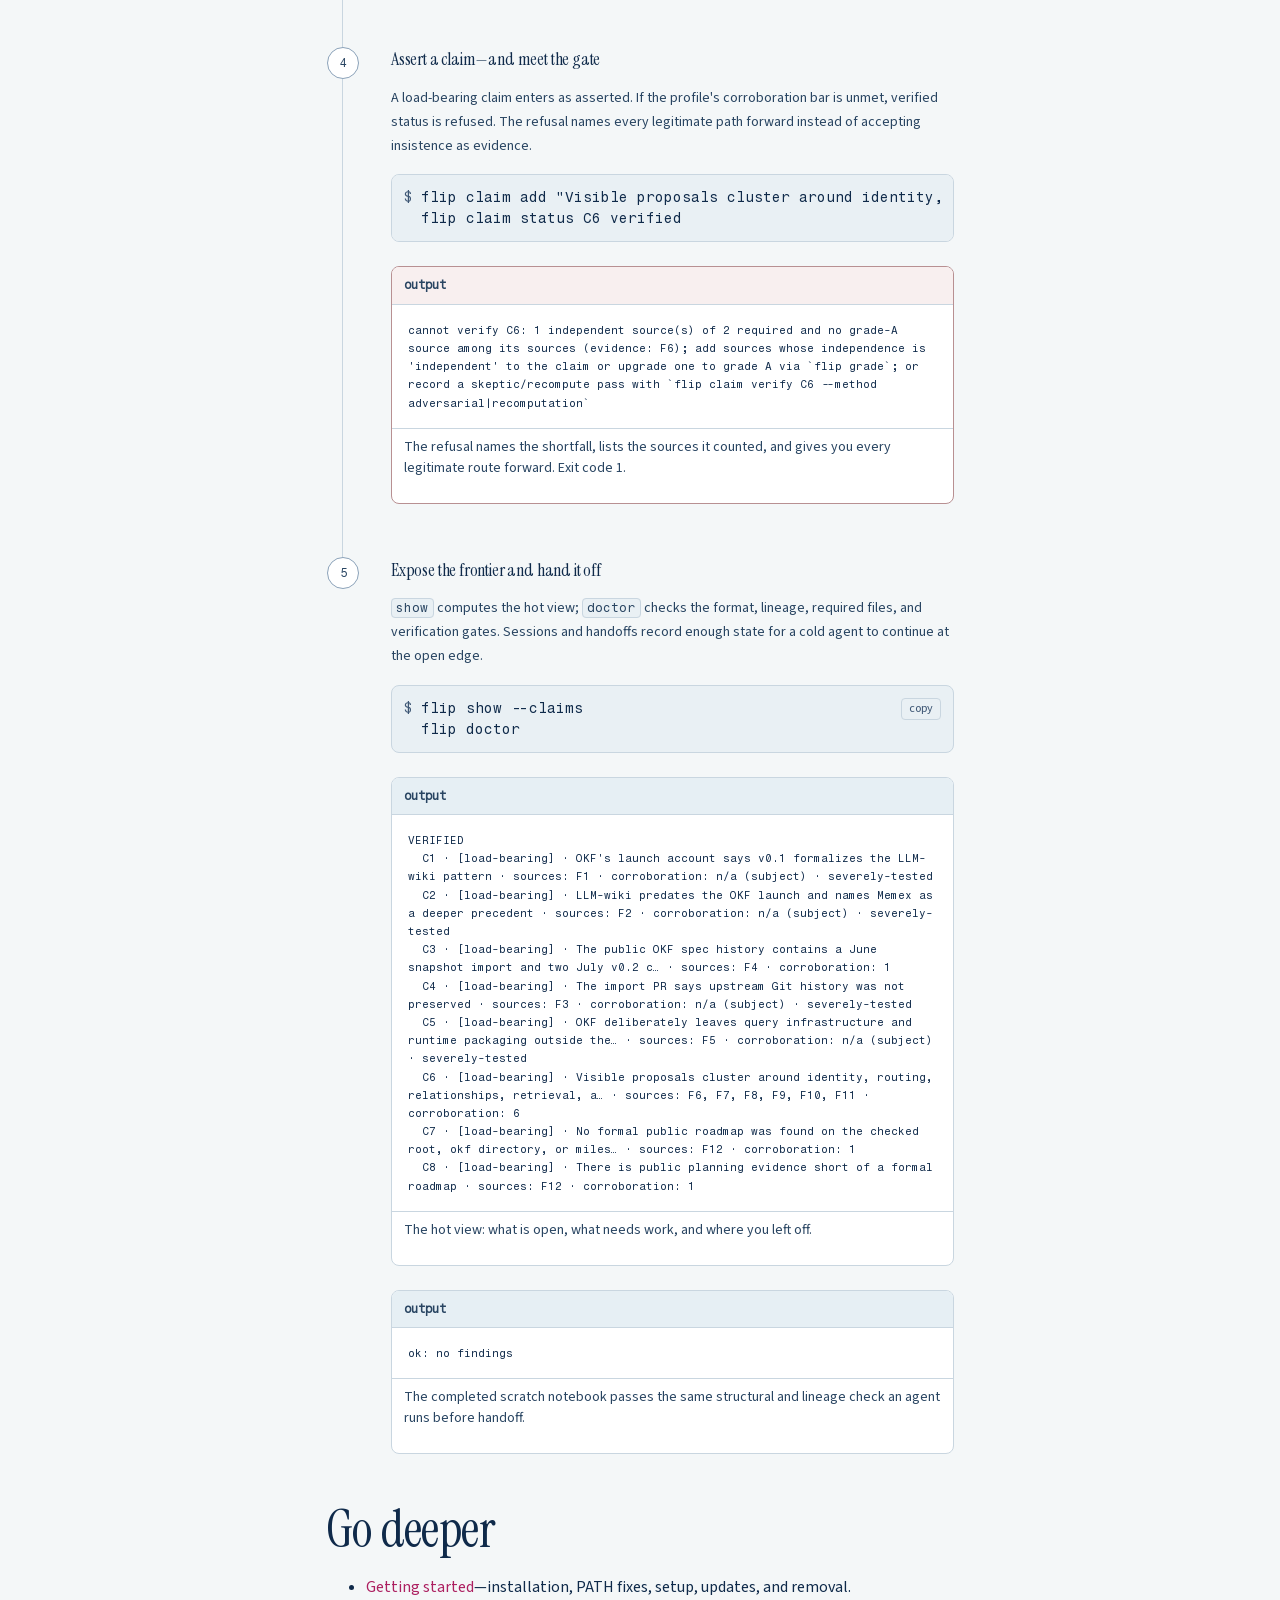
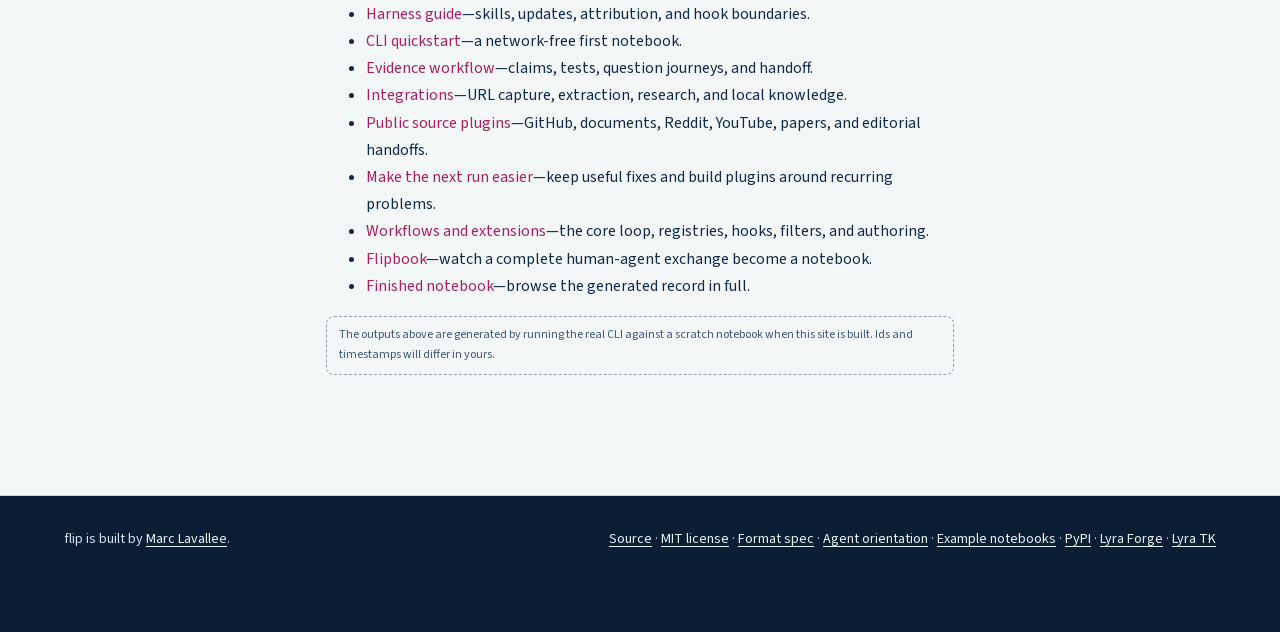
<file: website/site/start.html>
<!doctype html>
<html lang="en">
<head>
<meta charset="utf-8">
<meta name="viewport" content="width=device-width, initial-scale=1">
<title>Give flip to your agent</title>
<meta name="description" content="Give flip to your agent, install the plugin, then direct source-grounded research conversationally.">
<link rel="icon" href="lib/artoo-kit/favicon.svg">
<link rel="stylesheet" href="lib/artoo-kit/tokens.css">
<link rel="stylesheet" href="lib/artoo-kit/base.css">
<link rel="stylesheet" href="lib/artoo-kit/article.css">
<link rel="stylesheet" href="lib/artoo-kit/components.css">
<link rel="stylesheet" href="site.css">
</head>
<body>

<nav class="site-nav" aria-label="Primary">
  <a class="brand" href="index.html">flip</a>
  <button class="nav-toggle" type="button" aria-label="Menu" aria-controls="primary-navigation" aria-expanded="false">menu</button>
  <div class="nav-links">
    <a href="flipbook.html">Flipbook</a>
    <a href="spec.html">Format</a>
    <a href="start.html" aria-current="page">Start</a>
    <a href="https://github.com/lavallee/flip">GitHub</a>
  </div>
  <button data-theme-toggle class="nav-toggle spacer" type="button" aria-label="Toggle light or dark theme">theme</button>
</nav>

<main class="page page--narrow">

  <header>
    <p class="section-kicker">Start</p>
    <h1>Give flip to your agent</h1>
    <p class="lede">Install the plugin in the harness where research already
      happens, then direct the work the way you already do. The agent handles the
      CLI and maintains the notebook; you steer the investigation.</p>
  </header>

  <section id="orientation" class="orientation-section">
    <p class="section-kicker">Orientation</p>
    <h2>Give the agent the map</h2>
    <p>The guide explains flip's capabilities, contracts, and place alongside
      the repository's existing research systems.</p>
    <p><a class="btn btn--solid handoff-cta"
      href="https://raw.githubusercontent.com/lavallee/flip/main/docs/agent-orientation.md"
      data-copy-text="Read https://raw.githubusercontent.com/lavallee/flip/main/docs/agent-orientation.md and use flip as the reporting layer for research in this repository. Work with the sources and systems already here. Handle setup, keep the material and provenance the work relies on, and leave notebooks another agent can inspect and continue."
      data-copied-label="Copied — paste it into your agent">Copy a prompt for your agent</a></p>
  </section>

  <section id="install">
    <p class="section-kicker">Install</p>
    <h2>Add flip to the harness</h2>
    <p>In Claude Code or Codex, the easy path is two commands, a new session, and a
      research assignment. When the first notebook begins, the creation skill checks
      for the standalone CLI and guides that one-time installation if needed.</p>

    <ol class="steps steps--compact">
      <li>
        <h3>Add flip to your harness</h3>
        <p class="install-label">Claude Code</p>
        <div class="cmd cmd--bare"><code>/plugin marketplace add lyra-forge/marketplace
/plugin install flip@lyra-forge</code></div>
        <p class="install-label">Codex</p>
        <div class="cmd"><code>codex plugin marketplace add lyra-forge/marketplace
codex plugin add flip@lyra-forge</code></div>
        <p>Both receive the same ten notebook skills: seven for notebook practice
          and three for extending flip with reusable workflows and plugins. Start a
          new session after installation. The <a href="https://github.com/lavallee/flip/blob/main/docs/claude-code.md">harness
          guide</a> explains the custody-hook difference between them.</p>
      </li>

      <li>
        <h3>Or install the CLI directly</h3>
        <p>The PyPI package is <code>flip-notebook</code>; the command it installs
          is <code>flip</code>. Python 3.12 or newer is required.</p>
        <div class="cmd"><code>uv tool install --python 3.12 flip-notebook
flip --version</code></div>
        <p>If the shell cannot find it, run <code>uv tool update-shell</code> and
          open a new shell. The <a href="https://github.com/lavallee/flip/blob/main/docs/getting-started.md">getting-started
          guide</a> also covers pipx, URL capture setup, updates, and removal.</p>
      </li>

    </ol>
  </section>

  <section id="first-question">
    <p class="section-kicker">Your first research question</p>
    <h2>Give it the assignment</h2>
    <div class="cmd cmd--prompt"><code>Use flip for this investigation: &lt;question&gt;. Leave a notebook another agent can inspect and continue.</code></div>
    <p>The plugin is loaded at session start. The agent chooses the notebook kind
      and workflow, follows flip's visible orient → select → open → work →
      check → close loop, and keeps using the repository's existing source,
      retrieval, and publishing systems.</p>
  </section>

  <section class="prose">
    <p class="section-kicker">Keep going</p>
    <h2>Talk about the research, not the bookkeeping</h2>
    <p>You ask the substantive questions: “Did this result replicate?”, “What would
      falsify that?”, “Does this answer the question as asked?”, “What should we watch
      next?”, or “Can another agent pick this up?” The agent translates those requests
      into source captures, grades, claims, tests, question notes, reopen triggers,
      commissions, and session handoffs.</p>
    <p>When you want to inspect the work, ask for <code>flip show</code>, the claims
      needing support, open questions, source grades, or the latest handoff. The same
      pages remain readable in GitHub, Obsidian, or any Markdown editor.</p>
    <p>If the process repeats, ask the agent to turn it into a shareable workflow or
      plugin. Definitions stay plain TOML and Markdown; executable filters are
      explicitly enabled, bounded, and visible to <code>flip doctor</code>.</p>
  </section>

  <section>
    <p class="section-kicker">Other harnesses</p>
    <h2>The plugin is packaging, not a lock-in</h2>
    <p>Give another runtime the <a href="https://github.com/lavallee/flip/blob/main/AGENTS.md">runtime-neutral
      contract</a> and the <a href="https://github.com/lavallee/flip/tree/main/src/flip/skills">plain
      <code>SKILL.md</code> procedures</a>, or load the
      <a href="https://github.com/lavallee/spindle">spindle</a> package named
      <code>flip</code>; spindle distributes the same skill package across agent
      runtimes. The CLI and notebook format underneath are the same.</p>
    <div class="cmd cmd--prompt"><code>Read AGENTS.md completely before working in this notebook. Set FLIP_ACTOR explicitly, preserve append-only history and unknown frontmatter keys, capture before cite, and run flip doctor before handoff.</code></div>
  </section>

  <section id="under-the-hood">
    <p class="section-kicker">When you want to look underneath</p>
    <h2>What the agent is doing for you</h2>
    <p class="lede">You normally will not type these commands. The real output is
      shown so the enforcement layer stays inspectable.</p>

    <ol class="steps">
      <li>
        <h3>Choose an outcome and open the notebook</h3>
        <p>A <code>pursuit</code> runs one question to ground; a <code>scout</code>
          screens an angle; a <code>research-review</code>, <code>lit-review</code>,
          <code>data-investigation</code>, <code>decision-packet</code>, or
          <code>forward-set</code> carries a more specific completion contract.</p>
        <div class="cmd"><code>export FLIP_ACTOR="agent:codex"
flip new okf-origins --kind research-review --title "Where OKF came from and where it may go" --visibility public</code></div>
        <div id="out-new"></div>
      </li>

      <li>
        <h3>Capture what the work relies on</h3>
        <p>flip preserves the bytes, hashes them, appends provenance, and opens a source
          page at grade <code>?</code>. URL capture uses the configured web lane; local
          files always copy directly.</p>
        <div class="cmd"><code>flip add-source ../okf-launch.md --note "dated public-source packet; full capture in flip-examples"</code></div>
        <div id="out-capture"></div>
      </li>

      <li>
        <h3>Read, then judge</h3>
        <p>Capture is custody, not authority. The source counts toward nothing until a
          named actor records its independence, evidentiary basis, and whether the
          measurement base is defined.</p>
        <div class="cmd"><code>flip grade F1 --independence derivative --basis synthesis --method "compact packet from the held launch post"
flip grade F1 --explain</code></div>
        <div id="out-grade"></div>
      </li>

      <li>
        <h3>Assert a claim—and meet the gate</h3>
        <p>A load-bearing claim enters as asserted. If the profile's corroboration bar
          is unmet, verified status is refused. The refusal names every legitimate path
          forward instead of accepting insistence as evidence.</p>
        <div class="cmd"><code>flip claim add "Visible proposals cluster around identity, routing, relationships, retrieval, and composition" --source F6 --load-bearing
flip claim status C6 verified</code></div>
        <div id="out-refused"></div>
      </li>

      <li>
        <h3>Expose the frontier and hand it off</h3>
        <p><code>show</code> computes the hot view; <code>doctor</code> checks the format,
          lineage, required files, and verification gates. Sessions and handoffs record
          enough state for a cold agent to continue at the open edge.</p>
        <div class="cmd"><code>flip show --claims
flip doctor</code></div>
        <div id="out-show"></div>
        <div id="out-doctor"></div>
      </li>
    </ol>
  </section>

  <section class="prose">
    <h2>Go deeper</h2>
    <ul>
      <li><a href="https://github.com/lavallee/flip/blob/main/docs/getting-started.md">Getting started</a>—installation, PATH fixes, setup, updates, and removal.</li>
      <li><a href="https://github.com/lavallee/flip/blob/main/docs/claude-code.md">Harness guide</a>—skills, updates, attribution, and hook boundaries.</li>
      <li><a href="https://github.com/lavallee/flip/blob/main/docs/quickstart.md">CLI quickstart</a>—a network-free first notebook.</li>
      <li><a href="https://github.com/lavallee/flip/blob/main/docs/evidence-workflow.md">Evidence workflow</a>—claims, tests, question journeys, and handoff.</li>
      <li><a href="https://github.com/lavallee/flip/blob/main/docs/integrations.md">Integrations</a>—URL capture, extraction, research, and local knowledge.</li>
      <li><a href="https://github.com/lavallee/flip/blob/main/docs/plugins.md">Public source plugins</a>—GitHub, documents, Reddit, YouTube, papers, and editorial handoffs.</li>
      <li><a href="https://github.com/lavallee/flip/blob/main/docs/repeatable-gains.md">Make the next run easier</a>—keep useful fixes and build plugins around recurring problems.</li>
      <li><a href="https://github.com/lavallee/flip/blob/main/docs/extensions.md">Workflows and extensions</a>—the core loop, registries, hooks, filters, and authoring.</li>
      <li><a href="flipbook.html">Flipbook</a>—watch a complete human-agent exchange become a notebook.</li>
      <li><a href="notebook.html">Finished notebook</a>—browse the generated record in full.</li>
    </ul>
  </section>

  <p class="demo-note" id="start-note">The outputs above are generated by running
    the real CLI against a scratch notebook when this site is built. Ids and timestamps
    will differ in yours.</p>

</main>



<footer class="site-foot" aria-label="Project information">
  <div class="site-foot__inner">
    <p>flip is built by <a href="https://github.com/lavallee">Marc Lavallee</a>.</p>
    <p>
      <a href="https://github.com/lavallee/flip">Source</a> ·
      <a href="https://github.com/lavallee/flip/blob/main/LICENSE">MIT license</a> ·
      <a href="https://github.com/lavallee/flip/blob/main/SPEC.md">Format spec</a> ·
      <a href="https://github.com/lavallee/flip/blob/main/docs/agent-orientation.md">Agent orientation</a> ·
      <a href="https://github.com/lavallee/flip-examples">Example notebooks</a> ·
      <a href="https://pypi.org/project/flip-notebook/">PyPI</a> ·
      <a href="https://lyra-forge.com/">Lyra Forge</a> ·
      <a href="https://www.lyra-tk.com/">Lyra TK</a>
    </p>
  </div>
</footer>

<script src="data/flipbook.js"></script>
<script src="data/flip.js"></script>
<script src="site.js"></script>
<script src="start.js"></script>
<script src="lib/artoo-kit/kit.js"></script>
</body>
</html>
</file>
<file: website/site/lib/artoo-kit/tokens.css>
/* artoo-kit tokens — the DES-governed public-artifact spine. Light is the
   default; dark is available only through an explicit [data-theme="dark"]. */

:root {
  /* primitives */
  --p-zinc-950: #0c0d10;
  --p-zinc-900: #16181d;
  --p-zinc-850: #1c1f26;
  --p-zinc-800: #23262f;
  --p-zinc-700: #33374233;
  --p-zinc-400: #9aa1ad;
  --p-zinc-300: #b8bec9;
  --p-zinc-100: #e8eaee;
  --p-cream-50: #faf7f2;
  --p-cream-100: #f3efe7;
  --p-cream-200: #e9e3d7;
  --p-ink-900: #1f2430;
  --p-ink-600: #4a5264;
  --p-accent-400: #7aa2f7;
  --p-accent-500: #5b87e0;
  --p-accent-600: #3e63b4;
  --p-green-400: #4fbf8f;
  --p-amber-400: #d9a441;
  --p-red-400: #e06c60;

  /* chart palette — Okabe–Ito, colorblind-safe, order = draw order */
  --chart-1: #56b4e9;
  --chart-2: #e69f00;
  --chart-3: #009e73;
  --chart-4: #cc79a7;
  --chart-5: #0072b2;
  --chart-6: #d55e00;
  --chart-7: #f0e442;
  --chart-8: #999999;

  /* semantic — explicit light editorial default */
  --bg: var(--p-cream-50);
  --surface: #ffffff;
  --surface-2: var(--p-cream-100);
  --border: var(--p-cream-200);
  --border-strong: #d8d0bf;
  --text: var(--p-ink-900);
  --text-2: #333a49;
  --muted: var(--p-ink-600);
  --accent: var(--p-accent-600);
  --accent-strong: var(--p-accent-500);
  --success: #277553;
  --warn: #8a5a00;
  --danger: #a33b32;
  --code-bg: #f0ece3;
  --selection: #c7d7f5;

  /* editorial type roles — offline system stacks only */
  --font-prose: Charter, "Bitstream Charter", "Sitka Text", Cambria, Georgia, serif;
  --font-display: "Iowan Old Style", Palatino, "Palatino Linotype", Georgia, serif;
  --font-ui: ui-sans-serif, system-ui, "Segoe UI", Roboto, "Helvetica Neue", Arial, sans-serif;
  --font-numeric: ui-monospace, "SF Mono", "Cascadia Code", Menlo, Consolas, monospace;

  /* compatibility aliases for already-authored pages that opt into this kit */
  --font-sans: var(--font-ui);
  --font-serif: var(--font-prose);
  --font-mono: var(--font-numeric);

  --text-xs: 0.75rem;
  --text-sm: 0.875rem;
  --text-base: 1rem;
  --text-lg: 1.125rem;
  --text-xl: 1.375rem;
  --text-2xl: 1.75rem;
  --text-3xl: 2.25rem;
  --text-4xl: 3rem;

  --leading-tight: 1.2;
  --leading-normal: 1.5;
  --leading-relaxed: 1.7;

  /* 4px spacing grid */
  --sp-1: 0.25rem;
  --sp-2: 0.5rem;
  --sp-3: 0.75rem;
  --sp-4: 1rem;
  --sp-6: 1.5rem;
  --sp-8: 2rem;
  --sp-10: 2.5rem;
  --sp-12: 3rem;
  --sp-16: 4rem;
  --sp-24: 6rem;

  /* shape and motion */
  --radius-sm: 4px;
  --radius: 8px;
  --radius-lg: 14px;
  --ease: cubic-bezier(0.2, 0, 0, 1);
  --dur-fast: 120ms;
  --dur: 200ms;

  --measure: 68ch;      /* prose line length */
  --margin-col: 200px;  /* article margin-note gutter */

  color-scheme: light;
}

[data-theme="dark"] {
  --bg: var(--p-zinc-950);
  --surface: var(--p-zinc-900);
  --surface-2: var(--p-zinc-850);
  --border: #2c3038;
  --border-strong: #3a3f4a;
  --text: var(--p-zinc-100);
  --text-2: var(--p-zinc-300);
  --muted: var(--p-zinc-400);
  --accent: var(--p-accent-400);
  --accent-strong: var(--p-accent-500);
  --success: var(--p-green-400);
  --warn: var(--p-amber-400);
  --danger: var(--p-red-400);
  --code-bg: #14161b;
  --selection: #2b4a86;
  color-scheme: dark;
}

@media (prefers-reduced-motion: reduce) {
  :root {
    --dur-fast: 0ms;
    --dur: 0ms;
  }
}
</file>
<file: website/site/lib/artoo-kit/base.css>
/* artoo-kit base — resets and page defaults. Import order:
   tokens.css, base.css, then article.css / components.css as needed. */

*,
*::before,
*::after {
  box-sizing: border-box;
}

html {
  -webkit-text-size-adjust: 100%;
}

body {
  margin: 0;
  background: var(--bg);
  color: var(--text);
  font-family: var(--font-prose);
  font-size: var(--text-lg);
  line-height: var(--leading-relaxed);
  -webkit-font-smoothing: antialiased;
}

::selection {
  background: var(--selection);
}

h1, h2, h3, h4 {
  color: var(--text);
  line-height: var(--leading-tight);
  margin: 0 0 var(--sp-4);
  font-weight: 650;
  letter-spacing: -0.01em;
  font-family: var(--font-display);
}

h1 { font-size: var(--text-3xl); }
h2 { font-size: var(--text-2xl); margin-top: var(--sp-12); }
h3 { font-size: var(--text-xl); margin-top: var(--sp-8); }
h4 { font-size: var(--text-lg); margin-top: var(--sp-6); }

p, ul, ol {
  margin: 0 0 var(--sp-4);
}

a {
  color: var(--accent);
  text-decoration: none;
  border-bottom: 1px solid transparent;
  transition: border-color var(--dur-fast) var(--ease);
}

a:hover {
  border-bottom-color: var(--accent);
}

strong { font-weight: 650; }

hr {
  border: 0;
  border-top: 1px solid var(--border);
  margin: var(--sp-8) 0;
}

img, svg, video {
  max-width: 100%;
  height: auto;
}

code, kbd, pre, samp {
  font-family: var(--font-numeric);
  font-size: 0.9em;
}

code {
  background: var(--code-bg);
  border: 1px solid var(--border);
  border-radius: var(--radius-sm);
  padding: 0.1em 0.35em;
}

pre {
  background: var(--code-bg);
  border: 1px solid var(--border);
  border-radius: var(--radius);
  padding: var(--sp-4);
  overflow-x: auto;
  line-height: var(--leading-normal);
}

pre code {
  background: none;
  border: 0;
  padding: 0;
}

kbd {
  background: var(--surface-2);
  border: 1px solid var(--border-strong);
  border-bottom-width: 2px;
  border-radius: var(--radius-sm);
  padding: 0.05em 0.4em;
  font-size: var(--text-xs);
}

blockquote {
  margin: var(--sp-6) 0;
  padding-left: var(--sp-4);
  border-left: 3px solid var(--border-strong);
  color: var(--text-2);
}

table {
  border-collapse: collapse;
  width: 100%;
  margin: var(--sp-6) 0;
  font-size: var(--text-sm);
}

th, td {
  text-align: left;
  padding: var(--sp-2) var(--sp-3);
  border-bottom: 1px solid var(--border);
  vertical-align: top;
}

th {
  color: var(--muted);
  font-weight: 600;
  font-size: var(--text-xs);
  text-transform: uppercase;
  letter-spacing: 0.05em;
  font-family: var(--font-ui);
}

.numeric,
[data-numeric] {
  font-family: var(--font-numeric);
  font-variant-numeric: tabular-nums;
}

figure {
  margin: var(--sp-8) 0;
}

figcaption {
  color: var(--muted);
  font-size: var(--text-sm);
  margin-top: var(--sp-2);
}

@media print {
  body { background: #fff; color: #111; }
  nav, .no-print { display: none !important; }
}
</file>
<file: website/site/lib/artoo-kit/article.css>
/* artoo-kit article layout — long-form prose with a margin-note gutter.

   The grid has four named zones:
     [full] [breakout] [prose] [margin]
   Children default to the prose column (max var(--measure)). Wrappers:
     .article-full       edge-to-edge
     .article-breakout   wider than prose, centered
     .article-marginnote right-gutter note (collapses inline on mobile)
     .article-pullquote  large quote, breakout width
*/

.article {
  display: grid;
  grid-template-columns:
    [full-start] minmax(var(--sp-4), 1fr)
    [breakout-start] minmax(0, 6rem)
    [prose-start] min(var(--measure), calc(100% - 2 * var(--sp-4))) [prose-end]
    minmax(var(--sp-6), 6rem) [breakout-end]
    minmax(0, var(--margin-col)) [margin-end]
    minmax(var(--sp-4), 1fr) [full-end];
  row-gap: 0;
}

.article > * {
  grid-column: prose;
  min-width: 0;
}

.article-full { grid-column: full; }
.article-breakout { grid-column: breakout; }

.article-masthead {
  max-width: calc(var(--measure) + 24rem);
  margin: 0 auto;
  padding: var(--sp-4) var(--sp-6);
  display: flex;
  justify-content: space-between;
  align-items: baseline;
  gap: var(--sp-4);
  border-bottom: 1px solid var(--border);
  font-family: var(--font-ui);
  font-size: var(--text-sm);
}

.article-masthead__name {
  color: var(--text);
  font-family: var(--font-display);
  font-size: var(--text-lg);
  font-weight: 650;
  border: 0;
}

.article-masthead__label {
  color: var(--muted);
  text-transform: uppercase;
  letter-spacing: 0.08em;
}

.article-header {
  grid-column: prose;
  margin: var(--sp-16) 0 var(--sp-12);
}

.article-kicker {
  color: var(--accent);
  font-family: var(--font-ui);
  font-size: var(--text-sm);
  font-weight: 650;
  text-transform: uppercase;
  letter-spacing: 0.08em;
  margin-bottom: var(--sp-2);
}

.article-title {
  font-size: var(--text-4xl);
  font-family: var(--font-display);
  margin-bottom: var(--sp-3);
}

.article-dek {
  color: var(--text-2);
  font-size: var(--text-xl);
  font-family: var(--font-prose);
  line-height: var(--leading-normal);
  margin-bottom: var(--sp-4);
}

.article-byline {
  color: var(--muted);
  font-family: var(--font-ui);
  font-size: var(--text-sm);
}

.article-lede {
  font-size: var(--text-xl);
  line-height: var(--leading-normal);
}

/* margin notes: pair a paragraph with its note via .article-mrow */
.article-mrow {
  grid-column: prose-start / margin-end;
  display: grid;
  grid-template-columns: subgrid;
}

.article-mrow > :first-child {
  grid-column: 1;
}

.article-marginnote {
  grid-column: 3;
  align-self: start;
  font-size: var(--text-sm);
  color: var(--muted);
  line-height: var(--leading-normal);
  border-top: 2px solid var(--border-strong);
  padding-top: var(--sp-2);
  margin-left: var(--sp-4);
}

.article-marginnote--def { border-top-color: var(--accent); }
.article-marginnote--source { border-top-color: var(--success); }
.article-marginnote--callout { border-top-color: var(--warn); }

.article-marginnote .term {
  color: var(--text);
  font-weight: 650;
  display: block;
}

.article-pullquote {
  grid-column: breakout;
  font-family: var(--font-prose);
  font-style: italic;
  font-size: var(--text-2xl);
  line-height: var(--leading-normal);
  color: var(--text);
  border: 0;
  border-top: 3px solid var(--accent);
  margin: var(--sp-8) 0;
  padding: var(--sp-4) 0 0;
}

.article-pullquote cite {
  display: block;
  font-family: var(--font-ui);
  font-style: normal;
  font-size: var(--text-sm);
  color: var(--muted);
  margin-top: var(--sp-3);
}

.article-pullnumber {
  grid-column: breakout;
  margin: var(--sp-8) 0;
  text-align: center;
}

.article-pullnumber .num {
  font-size: var(--text-4xl);
  font-weight: 700;
  color: var(--accent);
  display: block;
  line-height: 1;
  font-family: var(--font-numeric);
  font-variant-numeric: tabular-nums;
}

.article-pullnumber .label {
  color: var(--muted);
  font-size: var(--text-sm);
}

.article-figure {
  grid-column: breakout;
  margin: var(--sp-8) 0;
}

.article-figure table {
  font-family: var(--font-ui);
}

.article-figure figcaption {
  font-family: var(--font-ui);
}

.article > .colophon {
  grid-column: prose;
}

.article-colophon {
  margin-left: var(--sp-6);
  margin-right: var(--sp-6);
}

.article .endnotes {
  border-top: 1px solid var(--border);
  margin-top: var(--sp-12);
  padding-top: var(--sp-6);
  font-size: var(--text-sm);
  color: var(--text-2);
}

/* mobile: single column, notes flow inline as boxed asides */
@media (max-width: 940px) {
  .article,
  .article-mrow {
    display: block;
    padding: 0 var(--sp-4);
  }

  .article-mrow { padding: 0; }

  .article-marginnote {
    margin: var(--sp-4) 0;
    padding: var(--sp-3) var(--sp-4);
    background: var(--surface);
    border: 1px solid var(--border);
    border-top: 2px solid var(--border-strong);
    border-radius: var(--radius);
  }

  .article-title { font-size: var(--text-3xl); }

  .article-masthead {
    padding: var(--sp-3) var(--sp-4);
  }
}
</file>
<file: website/site/lib/artoo-kit/components.css>
/* artoo-kit components — nav, cards, callouts, badges, stats, colophon. */

/* -- site shell ---------------------------------------------------------- */

.site-nav {
  position: sticky;
  top: 0;
  z-index: 10;
  display: flex;
  align-items: center;
  gap: var(--sp-4);
  padding: var(--sp-3) var(--sp-6);
  background: color-mix(in srgb, var(--bg) 88%, transparent);
  backdrop-filter: blur(8px);
  border-bottom: 1px solid var(--border);
  font-family: var(--font-ui);
}

.site-nav .brand {
  font-weight: 700;
  color: var(--text);
  margin-right: var(--sp-4);
}

.site-nav a {
  color: var(--text-2);
  font-size: var(--text-sm);
  border: 0;
  padding: var(--sp-1) var(--sp-2);
  border-radius: var(--radius-sm);
}

.site-nav a:hover {
  color: var(--text);
  background: var(--surface-2);
}

.site-nav a[aria-current="page"] {
  color: var(--accent);
  font-weight: 650;
}

.site-nav .nav-toggle { display: none; }

.page {
  max-width: 72rem;
  margin: 0 auto;
  padding: var(--sp-8) var(--sp-6) var(--sp-24);
}

.page--narrow { max-width: calc(var(--measure) + 4rem); }

/* -- cards ---------------------------------------------------------------- */

.card-grid {
  display: grid;
  grid-template-columns: repeat(auto-fill, minmax(16rem, 1fr));
  gap: var(--sp-4);
  margin: var(--sp-6) 0;
}

.card {
  display: block;
  background: var(--surface);
  border: 1px solid var(--border);
  border-radius: var(--radius-lg);
  padding: var(--sp-4) var(--sp-4) var(--sp-3);
  color: var(--text);
  transition: border-color var(--dur-fast) var(--ease), transform var(--dur-fast) var(--ease);
}

a.card:hover {
  border-color: var(--accent);
  transform: translateY(-1px);
}

.card h3 {
  margin: 0 0 var(--sp-2);
  font-size: var(--text-lg);
}

.card p {
  color: var(--text-2);
  font-size: var(--text-sm);
  margin: 0 0 var(--sp-2);
}

/* -- callouts -------------------------------------------------------------- */

.callout {
  border: 1px solid var(--border);
  border-radius: var(--radius);
  background: var(--surface);
  padding: var(--sp-3) var(--sp-4);
  margin: var(--sp-6) 0;
  font-size: var(--text-sm);
  color: var(--text-2);
}

.callout > :last-child { margin-bottom: 0; }
.callout .callout-title {
  color: var(--text);
  font-weight: 650;
  display: block;
  margin-bottom: var(--sp-1);
}

.callout--warn .callout-title { color: var(--warn); }
.callout--danger .callout-title { color: var(--danger); }
.callout--success .callout-title { color: var(--success); }

/* -- badges & meta ---------------------------------------------------------- */

.badge {
  display: inline-block;
  font-size: var(--text-xs);
  font-weight: 650;
  letter-spacing: 0.04em;
  padding: 0.1em 0.6em;
  border-radius: 999px;
  border: 1px solid var(--border-strong);
  color: var(--text-2);
  background: var(--surface-2);
}

.badge--accent { color: var(--accent); border-color: var(--accent); background: transparent; }
.badge--success { color: var(--success); border-color: var(--success); background: transparent; }
.badge--warn { color: var(--warn); border-color: var(--warn); background: transparent; }

/* -- stat rows -------------------------------------------------------------- */

.stat-row {
  display: grid;
  grid-template-columns: repeat(auto-fit, minmax(8rem, 1fr));
  gap: var(--sp-4);
  margin: var(--sp-6) 0;
}

.stat {
  background: var(--surface);
  border: 1px solid var(--border);
  border-radius: var(--radius);
  padding: var(--sp-3) var(--sp-4);
}

.stat .value {
  font-size: var(--text-2xl);
  font-weight: 700;
  color: var(--text);
  display: block;
  line-height: var(--leading-tight);
  font-family: var(--font-numeric);
  font-variant-numeric: tabular-nums;
}

.stat .label {
  color: var(--muted);
  font-size: var(--text-xs);
  text-transform: uppercase;
  letter-spacing: 0.05em;
}

/* -- table of contents -------------------------------------------------------- */

.toc {
  font-size: var(--text-sm);
  border: 1px solid var(--border);
  border-radius: var(--radius);
  background: var(--surface);
  padding: var(--sp-4);
  margin: var(--sp-6) 0;
}

.toc ol {
  margin: 0;
  padding-left: var(--sp-6);
}

.toc a { color: var(--text-2); }
.toc a:hover { color: var(--accent); }

/* -- diagrams -------------------------------------------------------------- */

.diagram {
  background: var(--surface);
  border: 1px solid var(--border);
  border-radius: var(--radius);
  padding: var(--sp-4);
  margin: var(--sp-8) 0;
  overflow-x: auto;
}

.diagram svg { display: block; margin: 0 auto; }

/* -- colophon -------------------------------------------------------------- */

.colophon {
  border-top: 1px solid var(--border);
  margin-top: var(--sp-16);
  padding: var(--sp-6) 0 0;
  color: var(--muted);
  font-size: var(--text-xs);
  line-height: var(--leading-normal);
}

.colophon a { color: var(--muted); text-decoration: underline; }

/* -- provenance panel ------------------------------------------------------- */
/* Data-driven from site/data/provenance.json via provenance.js. Empty when no
   projection is present — progressive, so the page reads fine without flip. */

.provenance {
  border: 1px solid var(--border);
  border-radius: var(--radius);
  background: var(--surface);
  padding: var(--sp-4) var(--sp-6);
  margin: var(--sp-8) 0;
  font-family: var(--font-ui);
  font-size: var(--text-sm);
}

.provenance--empty { display: none; }

.provenance__header { margin-bottom: var(--sp-4); }

.provenance__title-heading {
  margin: 0;
  font-size: var(--text-lg);
  font-family: var(--font-ui);
}

.provenance__vintage {
  margin: var(--sp-1) 0 0;
  color: var(--muted);
  font-size: var(--text-xs);
}

.provenance__counts {
  display: grid;
  grid-template-columns: repeat(auto-fit, minmax(7rem, 1fr));
  gap: var(--sp-4);
  margin: var(--sp-4) 0;
}

.provenance__stat { display: flex; flex-direction: column; }

.provenance__stat-value {
  font-size: var(--text-xl);
  font-weight: 700;
  color: var(--text);
  font-family: var(--font-numeric);
  font-variant-numeric: tabular-nums;
  line-height: var(--leading-tight);
}

.provenance__stat-label {
  color: var(--muted);
  font-size: var(--text-xs);
}

.provenance__section { margin-top: var(--sp-4); }

.provenance__heading {
  margin: 0 0 var(--sp-2);
  font-size: var(--text-sm);
  text-transform: uppercase;
  letter-spacing: 0.05em;
  color: var(--muted);
}

.provenance__list { list-style: none; margin: 0; padding: 0; }

.provenance__item {
  display: flex;
  flex-wrap: wrap;
  align-items: baseline;
  gap: var(--sp-2);
  padding: var(--sp-2) 0;
  border-top: 1px solid var(--border);
}

.provenance__item:first-child { border-top: 0; }

.provenance__id {
  font-family: var(--font-numeric);
  font-weight: 650;
  color: var(--accent);
}

.provenance__title { color: var(--text); flex: 1 1 12rem; min-width: 0; }
.provenance__meta { color: var(--muted); font-size: var(--text-xs); }

.provenance__grade[data-grade="A"] { color: var(--success); border-color: var(--success); }
.provenance__grade[data-grade="B"] { color: var(--accent); border-color: var(--accent); }
.provenance__grade[data-grade="C"] { color: var(--warn); border-color: var(--warn); }
.provenance__grade[data-grade="?"] { color: var(--muted); }

.provenance__lb { color: var(--warn); border-color: var(--warn); background: transparent; }

/* Claim references woven into prose by provenance.js. */
.claim-ref {
  border: 0;
  color: var(--accent);
  font-weight: 600;
  text-decoration: none;
  border-bottom: 1px dotted var(--accent);
}

.claim-ref:hover { background: var(--surface-2); }

/* -- responsive nav -------------------------------------------------------------- */

@media (max-width: 720px) {
  .site-nav { flex-wrap: wrap; padding: var(--sp-3) var(--sp-4); }

  .site-nav .nav-toggle {
    display: block;
    margin-left: auto;
    background: none;
    border: 1px solid var(--border-strong);
    border-radius: var(--radius-sm);
    color: var(--text-2);
    padding: var(--sp-1) var(--sp-2);
    font: inherit;
    font-size: var(--text-sm);
  }

  .site-nav .nav-links {
    display: none;
    flex-basis: 100%;
    flex-direction: column;
    gap: var(--sp-1);
    padding-top: var(--sp-2);
  }

  .site-nav .nav-links.open { display: flex; }
  .page { padding: var(--sp-6) var(--sp-4) var(--sp-16); }
}

@media (min-width: 721px) {
  .site-nav .nav-links { display: flex; gap: var(--sp-1); }
}
</file>
<file: website/site/site.css>
/* flip site — the layer above artoo-kit.

   Design DNA held across every route: kit type roles and spacing rhythm,
   one accent, a monospace "record voice" for anything that is literal file
   content, and the recurring command -> artifact -> record triad. */

/* -- shell ---------------------------------------------------------------- */

.site-nav .brand {
  font-family: var(--font-numeric);
  letter-spacing: -0.02em;
}

.site-nav .nav-links {
  display: flex;
  gap: var(--sp-1);
  align-items: center;
}

.site-nav .spacer {
  margin-left: auto;
}

/* Deep links must remain readable beneath the sticky shared navigation. */
:target { scroll-margin-top: 5rem; }

.site-foot {
  border-top: 1px solid var(--border);
  margin-top: var(--sp-24);
  padding: var(--sp-8) var(--sp-6) var(--sp-16);
  font-family: var(--font-ui);
  font-size: var(--text-sm);
  color: var(--muted);
}

.site-foot .site-foot__inner {
  max-width: 72rem;
  margin: 0 auto;
  display: flex;
  flex-wrap: wrap;
  gap: var(--sp-6);
  justify-content: space-between;
}

.site-foot a {
  color: var(--text-2);
}

/* -- the record voice ------------------------------------------------------ */

/* Anything that is literal file content or literal command output wears this.
   The chip names the path so a reader always knows what they are looking at. */

.record {
  border: 1px solid var(--border);
  border-radius: var(--radius);
  background: var(--surface);
  overflow: hidden;
  margin: var(--sp-6) 0;
}

.record__chip {
  display: flex;
  align-items: center;
  gap: var(--sp-2);
  flex-wrap: wrap;
  padding: var(--sp-2) var(--sp-3);
  border-bottom: 1px solid var(--border);
  background: var(--surface-2);
  font-family: var(--font-numeric);
  font-size: var(--text-xs);
  color: var(--muted);
}

.record__chip strong {
  color: var(--text-2);
  font-weight: 600;
}

.record pre {
  margin: 0;
  border: 0;
  border-radius: 0;
  background: transparent;
  font-size: var(--text-xs);
  max-height: 30rem;
  overflow: auto;
  /* Wrap rather than clip: a hidden sha256 or a truncated refusal message is
     exactly the evidence a reader came to check. */
  white-space: pre-wrap;
  overflow-wrap: anywhere;
}

.record__caption {
  padding: var(--sp-2) var(--sp-3);
  border-top: 1px solid var(--border);
  font-family: var(--font-ui);
  font-size: var(--text-xs);
  line-height: var(--leading-normal);
  color: var(--muted);
}

.record--refused {
  border-color: color-mix(in srgb, var(--danger) 45%, var(--border));
}

.record--refused .record__chip {
  color: var(--danger);
  background: color-mix(in srgb, var(--danger) 8%, var(--surface));
}

/* The start page (and the 404) end in the boxed small-print note; the note's
   margin on top of main's sp-24 bottom padding and the footer's own sp-24
   margin left a blank half-screen under the note at every width. The note's
   own margin is rhythm enough; the page keeps a small pad above the footer. */
.page--narrow { padding-bottom: var(--sp-6); }
.page--narrow .demo-note:last-child { margin-bottom: 0; }

/* A command line. Not a fake terminal — a labelled instruction you can copy. */

.cmd {
  display: flex;
  align-items: flex-start;
  gap: var(--sp-2);
  font-family: var(--font-numeric);
  font-size: var(--text-sm);
  line-height: var(--leading-normal);
  background: var(--code-bg);
  border: 1px solid var(--border);
  border-radius: var(--radius);
  padding: var(--sp-3);
  margin: 0 0 var(--sp-2);
  overflow-x: auto;
}

.cmd::before {
  content: "$";
  color: var(--muted);
  flex: none;
  user-select: none;
}

.cmd code {
  background: none;
  border: 0;
  padding: 0;
  font-size: inherit;
  white-space: pre;
}

.cmd--bare::before { display: none; }

.cmd--prompt {
  align-items: flex-start;
  background: color-mix(in srgb, var(--accent) 6%, var(--code-bg));
}

.cmd--prompt::before {
  content: "prompt";
  font-family: var(--font-ui);
  font-size: 0.68rem;
  line-height: 1.7;
  letter-spacing: 0.07em;
  text-transform: uppercase;
  color: var(--accent);
}

.cmd--prompt code,
.cmd--bare code {
  white-space: pre-wrap;
  overflow-wrap: anywhere;
}

.copy {
  margin-left: auto;
  flex: none;
  font-family: var(--font-ui);
  font-size: var(--text-xs);
  color: var(--muted);
  background: transparent;
  border: 1px solid var(--border);
  border-radius: var(--radius-sm);
  padding: 0.1rem 0.45rem;
  cursor: pointer;
}

.copy:hover { color: var(--text); border-color: var(--border-strong); }
.copy[data-copied="yes"] { color: var(--success); border-color: var(--success); }

/* -- home: the hero -------------------------------------------------------- */

.hero {
  max-width: 72rem;
  margin: 0 auto;
  padding: var(--sp-16) var(--sp-6) var(--sp-12);
}

.hero__intro { max-width: 58rem; }

.hero__kicker {
  font-family: var(--font-ui);
  font-size: var(--text-xs);
  text-transform: uppercase;
  letter-spacing: 0.09em;
  color: var(--muted);
  display: flex;
  align-items: center;
  gap: var(--sp-2);
  flex-wrap: wrap;
  margin-bottom: var(--sp-4);
}

.hero h1 {
  font-size: var(--text-4xl);
  letter-spacing: -0.025em;
  margin-bottom: var(--sp-6);
  text-wrap: balance;
}

.hero h1 em {
  font-style: normal;
  color: var(--accent);
}

.hero__dek {
  font-size: var(--text-lg);
  color: var(--text-2);
  max-width: 46rem;
}

.hero__dek--format {
  margin-top: var(--sp-3);
  font-size: var(--text-base);
  color: var(--muted);
}

.hero__actions {
  display: flex;
  flex-wrap: wrap;
  gap: var(--sp-3);
  margin-top: var(--sp-8);
  font-family: var(--font-ui);
}

.hero__comparison {
  display: grid;
  grid-template-columns: repeat(2, minmax(0, 1fr));
  margin-top: var(--sp-12);
  border: 1px solid var(--border);
  border-radius: var(--radius);
  overflow: hidden;
  background: var(--surface);
}

.hero__state { padding: var(--sp-6); }
.hero__state + .hero__state { border-left: 1px solid var(--border); }
.hero__state--with {
  border-top: 2px solid var(--accent);
  background: color-mix(in srgb, var(--accent) 7%, var(--surface));
}
.hero__state--without { border-top: 2px solid var(--border-strong); }

.hero__state-label,
.proof-strip__label {
  margin: 0 0 var(--sp-3);
  font-family: var(--font-ui);
  font-size: var(--text-xs);
  font-weight: 700;
  letter-spacing: 0.08em;
  text-transform: uppercase;
  color: var(--muted);
}

.hero__state--with .hero__state-label { color: var(--accent); }
.hero__state h2 { margin: 0 0 var(--sp-3); font-size: var(--text-xl); }
.hero__state p:last-child {
  margin: 0;
  max-width: 29rem;
  color: var(--text-2);
  font-size: var(--text-sm);
}

.btn {
  display: inline-block;
  font-size: var(--text-sm);
  font-weight: 600;
  padding: var(--sp-2) var(--sp-4);
  border-radius: var(--radius);
  border: 1px solid var(--accent);
  color: var(--accent);
}

.btn:hover { background: color-mix(in srgb, var(--accent) 10%, transparent); border-bottom-color: var(--accent); }
.btn--solid { background: var(--accent); color: var(--bg); }
.btn--solid:hover { background: var(--accent-strong); border-color: var(--accent-strong); }
.btn--quiet { border-color: var(--border-strong); color: var(--text-2); }
.btn--quiet:hover { border-color: var(--text-2); border-bottom-color: var(--text-2); }

/* -- home: adoption path and value ---------------------------------------- */

.orientation-card {
  align-self: center;
  border-top: 2px solid var(--accent);
  padding: var(--sp-6) 0;
}

.orientation-card p {
  max-width: 26rem;
  margin: 0 0 var(--sp-5);
  font-family: var(--font-ui);
  font-size: var(--text-2xl);
  font-weight: 650;
  line-height: var(--leading-tight);
  text-wrap: balance;
}

.handoff-cta[data-copied="yes"] {
  color: var(--success);
  background: transparent;
  border-color: var(--success);
}

.harness-band {
  border-top: 2px solid var(--accent);
  border-bottom: 1px solid var(--border);
  padding: var(--sp-8) 0;
}

.install-grid {
  display: grid;
  grid-template-columns: repeat(2, minmax(0, 1fr));
  gap: var(--sp-8);
  margin-top: var(--sp-8);
}

.install-grid h3 {
  margin-top: 0;
  font-size: var(--text-base);
}

.install-grid p,
.install-label {
  font-family: var(--font-ui);
  font-size: var(--text-sm);
  color: var(--text-2);
}

.install-label {
  margin: var(--sp-3) 0 var(--sp-1);
  font-size: var(--text-xs);
  font-weight: 650;
  text-transform: uppercase;
  letter-spacing: 0.06em;
}

.pillars {
  display: grid;
  grid-template-columns: repeat(3, minmax(0, 1fr));
  gap: var(--sp-6);
  margin: var(--sp-8) 0;
}

.pillars article {
  border-top: 2px solid var(--accent);
  padding-top: var(--sp-3);
}

.pillars h3,
.use-cases h3 {
  margin: 0 0 var(--sp-2);
  font-size: var(--text-lg);
}

.pillars p,
.use-cases p {
  color: var(--text-2);
  font-size: var(--text-sm);
  line-height: var(--leading-normal);
}

.pillar__number {
  margin: 0 0 var(--sp-4);
  font-family: var(--font-numeric);
  font-size: var(--text-xs) !important;
  color: var(--accent) !important;
}

.use-cases {
  display: grid;
  grid-template-columns: repeat(2, minmax(0, 1fr));
  gap: 0 var(--sp-8);
  margin: var(--sp-8) 0;
  border-top: 1px solid var(--border);
}

.use-cases article {
  padding: var(--sp-6) 0;
  border-bottom: 1px solid var(--border);
}

.use-cases article:nth-child(odd) { padding-right: var(--sp-4); }
.use-cases article:nth-child(even) { padding-left: var(--sp-4); }
.use-cases a { font-family: var(--font-ui); font-size: var(--text-sm); }

.job-table { min-width: 38rem; }
.job-table td:last-child { white-space: nowrap; }

.jobs-intro { padding-top: var(--sp-4); }

.home-proof {
  border-top: 2px solid var(--accent);
  border-bottom: 1px solid var(--border);
  padding-top: var(--sp-8);
  padding-bottom: var(--sp-10);
}

.proof-strip {
  display: grid;
  grid-template-columns: repeat(3, minmax(0, 1fr));
  gap: var(--sp-4);
  margin: var(--sp-8) 0 0;
}

.proof-strip article {
  min-width: 0;
  padding: var(--sp-4);
  border: 1px solid var(--border);
  border-radius: var(--radius);
  background: var(--surface);
}

.proof-strip__refusal {
  border-color: color-mix(in srgb, var(--danger) 45%, var(--border)) !important;
}

.proof-strip blockquote,
.proof-strip pre {
  margin: 0;
  color: var(--text-2);
  font-size: var(--text-sm);
  line-height: var(--leading-normal);
}

.proof-strip blockquote { border: 0; padding: 0; }
.proof-strip pre {
  border: 0;
  padding: 0;
  background: transparent;
  white-space: pre-wrap;
  overflow-wrap: anywhere;
}

.claim-key {
  color: var(--muted);
  font-family: var(--font-ui);
  font-size: var(--text-sm) !important;
}

/* Source titles come from custody and may be raw URLs with no natural break. */
[data-artoo-provenance] .provenance__title {
  min-width: 0;
  overflow-wrap: anywhere;
}

.orientation-section {
  border-left: 2px solid var(--accent);
  padding-left: var(--sp-4);
}

.steps--compact { margin-bottom: var(--sp-12); }

/* -- home: the enforcement strip ------------------------------------------ */

/* Two columns at wide widths; a fifth rule may occupy the final half-row. */
.rules {
  display: grid;
  gap: var(--sp-8) var(--sp-6);
  grid-template-columns: repeat(2, minmax(0, 1fr));
  margin: var(--sp-8) 0;
}

.rule {
  border-top: 2px solid var(--accent);
  padding-top: var(--sp-3);
}

.rule h3 {
  margin: 0 0 var(--sp-2);
  font-size: var(--text-lg);
  font-family: var(--font-display);
}

.rule p {
  font-size: var(--text-sm);
  color: var(--text-2);
  line-height: var(--leading-normal);
}

.rule .record { margin-bottom: 0; }

/* -- comparison ------------------------------------------------------------ */

/* Wide content scrolls inside its own container; the page body never does. */
.table-wrap { overflow-x: auto; margin: var(--sp-6) 0; }
.table-wrap table { margin: 0; min-width: 34rem; }

.compare-wrap { overflow-x: auto; margin: var(--sp-6) 0; }
.compare { min-width: 46rem; font-size: var(--text-xs); }
.compare th, .compare td { vertical-align: top; }
.compare tbody th {
  font-size: var(--text-xs);
  color: var(--text-2);
  text-transform: none;
  letter-spacing: 0;
  font-family: var(--font-ui);
  white-space: nowrap;
  padding-right: var(--sp-4);
}
.compare td { font-family: var(--font-ui); line-height: var(--leading-normal); }
.compare col.is-flip { background: color-mix(in srgb, var(--accent) 7%, transparent); }

/* -- stats ----------------------------------------------------------------- */

.facts {
  display: grid;
  grid-template-columns: repeat(4, minmax(0, 1fr));
  gap: var(--sp-6) var(--sp-4);
  margin: var(--sp-6) 0;
  font-family: var(--font-ui);
}

.fact { border-left: 2px solid var(--border-strong); padding-left: var(--sp-3); }
.fact dt { font-size: var(--text-xs); color: var(--muted); text-transform: uppercase; letter-spacing: 0.06em; }
.fact dd {
  margin: var(--sp-1) 0 0;
  font-family: var(--font-numeric);
  font-variant-numeric: tabular-nums;
  font-size: var(--text-xl);
  color: var(--text);
}
.fact dd small { font-size: var(--text-xs); color: var(--muted); display: block; font-family: var(--font-ui); }

/* -- flipbook -------------------------------------------------------------- */

.fb {
  max-width: 78rem;
  margin: 0 auto;
  padding: var(--sp-8) var(--sp-6) var(--sp-16);
}

.fb__stepper {
  position: sticky;
  top: 3.1rem;
  z-index: 5;
  background: color-mix(in srgb, var(--bg) 92%, transparent);
  backdrop-filter: blur(8px);
  border-bottom: 1px solid var(--border);
  padding: var(--sp-3) 0;
  margin-bottom: var(--sp-6);
}

.fb__acts {
  display: flex;
  gap: var(--sp-4);
  flex-wrap: wrap;
  align-items: flex-end;
}

.fb__act { display: flex; flex-direction: column; gap: var(--sp-1); }

.fb__act-name {
  font-family: var(--font-ui);
  font-size: 0.68rem;
  text-transform: uppercase;
  letter-spacing: 0.07em;
  color: var(--muted);
}

.fb__dots { display: flex; gap: var(--sp-1); }

.fb__dot {
  width: 1.65rem;
  height: 1.65rem;
  border-radius: var(--radius-sm);
  border: 1px solid var(--border-strong);
  background: var(--surface);
  color: var(--muted);
  font-family: var(--font-numeric);
  font-size: 0.7rem;
  cursor: pointer;
  padding: 0;
  transition: background var(--dur-fast) var(--ease), color var(--dur-fast) var(--ease);
}

.fb__dot:hover { border-color: var(--accent); color: var(--text); }
.fb__dot[aria-current="step"] { background: var(--accent); border-color: var(--accent); color: var(--bg); font-weight: 700; }
.fb__dot[data-seen="yes"]:not([aria-current="step"]) { color: var(--text-2); border-color: var(--text-2); }
.fb__dot[data-refused="yes"] { border-color: var(--danger); color: var(--danger); }
.fb__dot[data-refused="yes"][aria-current="step"] { background: var(--danger); border-color: var(--danger); color: var(--bg); }

.fb__panes {
  display: grid;
  grid-template-columns: minmax(0, 1fr) minmax(0, 1.25fr);
  gap: var(--sp-6);
  align-items: start;
}

.fb__lede { margin-bottom: var(--sp-6); }

.fb__stepno {
  font-family: var(--font-numeric);
  font-size: var(--text-xs);
  color: var(--muted);
  letter-spacing: 0.04em;
}

.fb__title {
  font-size: var(--text-2xl);
  margin: var(--sp-1) 0 var(--sp-3);
}

.fb__narrative {
  font-size: var(--text-base);
  color: var(--text-2);
  max-width: 42rem;
  margin-bottom: var(--sp-4);
}

.fb__nav {
  display: flex;
  gap: var(--sp-3);
  align-items: center;
  margin-top: var(--sp-8);
  font-family: var(--font-ui);
  font-size: var(--text-sm);
}

.fb__nav .hint { margin-left: auto; color: var(--muted); font-size: var(--text-xs); }

/* the file tree */

.tree {
  font-family: var(--font-numeric);
  font-size: var(--text-xs);
  line-height: 1.75;
  border: 1px solid var(--border);
  border-radius: var(--radius);
  background: var(--surface);
  padding: var(--sp-3);
  max-height: 32rem;
  overflow: auto;
  margin: 0;
}

.tree li { list-style: none; white-space: nowrap; }
.tree ul { margin: 0; padding-left: var(--sp-4); }
.tree > ul { padding-left: 0; }
.tree .dir { color: var(--muted); }
.tree .file { color: var(--text-2); }
.tree .is-added { color: var(--success); font-weight: 600; }
.tree .is-changed { color: var(--accent); font-weight: 600; }
.tree .mark { display: inline-block; width: 1.1em; color: inherit; }

.pane-label {
  font-family: var(--font-ui);
  font-size: 0.68rem;
  text-transform: uppercase;
  letter-spacing: 0.08em;
  color: var(--muted);
  margin: 0 0 var(--sp-2);
}

.demo-note {
  font-family: var(--font-ui);
  font-size: var(--text-xs);
  color: var(--muted);
  border: 1px dashed var(--border-strong);
  border-radius: var(--radius);
  padding: var(--sp-2) var(--sp-3);
  margin-bottom: var(--sp-6);
}

/* -- spec map -------------------------------------------------------------- */

.spec-grid {
  display: grid;
  grid-template-columns: minmax(0, 20rem) minmax(0, 1fr);
  gap: var(--sp-8);
  align-items: start;
  margin: var(--sp-8) 0;
}

.bundle {
  font-family: var(--font-numeric);
  font-size: var(--text-sm);
  border: 1px solid var(--border);
  border-radius: var(--radius);
  background: var(--surface);
  padding: var(--sp-3);
  position: sticky;
  top: 4rem;
}

.bundle ul { list-style: none; margin: 0; padding: 0; }
.bundle ul ul {
  padding-left: var(--sp-4);
  border-left: 1px solid var(--border);
  margin-left: var(--sp-2);
}
.bundle li { margin: 0; }

.bundle button {
  display: block;
  width: 100%;
  text-align: left;
  font: inherit;
  color: var(--text-2);
  background: transparent;
  border: 0;
  border-radius: var(--radius-sm);
  padding: 0.2rem var(--sp-2);
  cursor: pointer;
}

.bundle button:hover { background: var(--surface-2); color: var(--text); }
.bundle button[aria-current="true"] { background: var(--accent); color: var(--bg); font-weight: 600; }
.bundle .plain { padding: 0.2rem var(--sp-2); color: var(--muted); }
.bundle .comment { color: var(--muted); font-size: var(--text-xs); }
/* The muted comment colour has no contrast on the selected row's accent fill. */
.bundle button[aria-current="true"] .comment { color: inherit; }

.spec-detail__head { display: flex; align-items: baseline; gap: var(--sp-3); flex-wrap: wrap; }
.spec-detail h3 { margin-top: 0; }

.keylist {
  display: flex;
  flex-wrap: wrap;
  gap: var(--sp-1);
  padding: 0;
  margin: var(--sp-3) 0;
  list-style: none;
}

.keylist li {
  font-family: var(--font-numeric);
  font-size: var(--text-xs);
  border: 1px solid var(--border);
  border-radius: var(--radius-sm);
  padding: 0.1rem 0.4rem;
  background: var(--surface-2);
  color: var(--text-2);
}

.keylist li.is-extension { border-color: var(--accent); color: var(--accent); }

/* the lifecycle rail */

.rail {
  display: grid;
  grid-template-columns: repeat(5, minmax(0, 1fr));
  gap: var(--sp-2);
  margin: var(--sp-6) 0;
  counter-reset: rail;
}

.rail__stage {
  border-top: 2px solid var(--border-strong);
  padding-top: var(--sp-3);
}

.rail__stage[data-gate="yes"] { border-top-color: var(--accent); }

.rail__name {
  font-family: var(--font-numeric);
  font-size: var(--text-sm);
  color: var(--text);
  font-weight: 650;
}

.rail__act {
  font-family: var(--font-numeric);
  font-size: var(--text-xs);
  color: var(--accent);
  display: block;
  margin: var(--sp-1) 0 var(--sp-2);
  word-break: break-word;
}

.rail__stage p {
  font-family: var(--font-ui);
  font-size: var(--text-xs);
  line-height: var(--leading-normal);
  color: var(--text-2);
  margin: 0 0 var(--sp-2);
}

.rail__worth { color: var(--muted); }

/* the CLI surface */

.cli-group { margin: var(--sp-4) 0; }
.cli-group summary {
  cursor: pointer;
  font-family: var(--font-ui);
  font-size: var(--text-sm);
  font-weight: 600;
  padding: var(--sp-2) 0;
  border-bottom: 1px solid var(--border);
}
.cli-group summary::marker { color: var(--muted); }
.cli-table { font-size: var(--text-xs); }
.cli-table td:first-child { font-family: var(--font-numeric); white-space: nowrap; color: var(--text); }
.cli-table td:last-child { font-family: var(--font-ui); color: var(--text-2); }

/* -- start ----------------------------------------------------------------- */

.steps { counter-reset: step; list-style: none; padding: 0; margin: var(--sp-8) 0; }

.steps > li {
  counter-increment: step;
  position: relative;
  padding-left: var(--sp-12);
  padding-bottom: var(--sp-8);
  border-left: 1px solid var(--border);
  margin-left: 1rem;
}

.steps > li:last-child { border-left-color: transparent; padding-bottom: 0; }

.steps > li::before {
  content: counter(step);
  position: absolute;
  left: -1rem;
  top: -0.15rem;
  width: 2rem;
  height: 2rem;
  display: grid;
  place-items: center;
  border-radius: 50%;
  background: var(--surface);
  border: 1px solid var(--border-strong);
  font-family: var(--font-numeric);
  font-size: var(--text-xs);
  color: var(--text-2);
}

.steps h3 { margin-top: 0; font-size: var(--text-lg); }
.steps p { font-size: var(--text-sm); color: var(--text-2); }

/* -- shared bits ----------------------------------------------------------- */

.limits { border-left: 2px solid var(--warn); padding-left: var(--sp-4); }
.limits h3 { margin-top: var(--sp-8); font-size: var(--text-xl); color: var(--text); }
.limits p { font-size: var(--text-sm); color: var(--text-2); }

.section-kicker {
  font-family: var(--font-ui);
  font-size: var(--text-xs);
  text-transform: uppercase;
  letter-spacing: 0.09em;
  color: var(--muted);
  margin-bottom: var(--sp-2);
}

.spec-link {
  font-family: var(--font-ui);
  font-size: var(--text-xs);
  color: var(--muted);
  white-space: nowrap;
}

.spec-link:hover { color: var(--accent); }

.proof-link { margin-left: var(--sp-2); }

.lede {
  font-size: var(--text-xl);
  line-height: var(--leading-normal);
  color: var(--text-2);
  max-width: 44rem;
}

.prose { max-width: var(--measure); }
.prose p, .prose li { font-size: var(--text-base); }

:where(a, button, summary, [tabindex]):focus-visible {
  outline: 2px solid var(--accent);
  outline-offset: 2px;
  border-radius: var(--radius-sm);
}

.visually-hidden {
  position: absolute;
  width: 1px; height: 1px;
  margin: -1px; padding: 0;
  overflow: hidden;
  clip: rect(0 0 0 0);
  white-space: nowrap;
}

/* -- responsive recomposition ---------------------------------------------- */

@media (max-width: 1000px) {
  .rules { grid-template-columns: minmax(0, 1fr); }
  .pillars { grid-template-columns: minmax(0, 1fr); }
  .facts { grid-template-columns: repeat(3, minmax(0, 1fr)); }
  .hero { padding-top: var(--sp-12); }
  .hero h1 { font-size: var(--text-3xl); }
  .proof-strip { grid-template-columns: minmax(0, 1fr); }
  .fb__panes { grid-template-columns: minmax(0, 1fr); }
  .spec-grid { grid-template-columns: minmax(0, 1fr); }
  .bundle { position: static; }
  .rail { grid-template-columns: repeat(2, minmax(0, 1fr)); }
}

@media (max-width: 720px) {
  .site-nav { padding: var(--sp-2) var(--sp-4); flex-wrap: wrap; }
  .site-nav .nav-links {
    display: none;
    width: 100%;
    flex-direction: column;
    align-items: stretch;
    gap: 0;
    padding-bottom: var(--sp-2);
  }
  .site-nav .nav-links.open { display: flex; }
  .site-nav .nav-toggle { display: block; }
  .site-nav .spacer { margin-left: 0; }
  .hero { padding: var(--sp-8) var(--sp-4) var(--sp-8); }
  .hero h1 { font-size: var(--text-2xl); }
  .hero__comparison { grid-template-columns: minmax(0, 1fr); margin-top: var(--sp-8); }
  .hero__state + .hero__state { border-left: 0; }
  .fb, .page { padding-left: var(--sp-4); padding-right: var(--sp-4); }
  .rail { grid-template-columns: minmax(0, 1fr); }
  .fb__stepper { position: static; }
  /* Keyboard hints are noise on a touch device, and the row has no width to
     spare — the arrow keys still work for anyone with a keyboard attached. */
  .fb__nav { flex-wrap: wrap; }
  .fb__nav .hint { display: none; }
  .steps > li { padding-left: var(--sp-8); }
  .facts { grid-template-columns: repeat(2, minmax(0, 1fr)); }
  .install-grid, .use-cases { grid-template-columns: minmax(0, 1fr); }
  .use-cases article:nth-child(odd),
  .use-cases article:nth-child(even) { padding-left: 0; padding-right: 0; }
  .cmd--prompt { flex-wrap: wrap; }
  .cmd--prompt .copy { margin-left: 0; }

  /* SPEC links in the flipbook walkthrough and spec panes are longer than a
     phone screen is wide; nowrap pushed the whole page sideways. Let them
     wrap like every other label at this width. */
  .spec-link { white-space: normal; }

  /* The tree's screen-reader marker sits after a nowrap path, so at its
     static position it parks past the viewport edge and still pushes the
     page sideways. It is clipped and invisible, so pinning it to the start
     of the line changes nothing on screen. */
  .tree .visually-hidden { left: 0; }

  /* On phones the work/kind table reflows into stacked need -> kind pairs
     instead of scrolling sideways; desktop rendering is untouched. */
  .jobs-intro .table-wrap { overflow-x: visible; }
  .jobs-intro .job-table { min-width: 0; }
  .jobs-intro .job-table thead { display: none; }
  .jobs-intro .job-table,
  .jobs-intro .job-table tbody { display: block; width: 100%; }
  .jobs-intro .job-table tr {
    display: block;
    border: 1px solid var(--border);
    border-radius: var(--radius);
    padding: var(--sp-3);
    margin-bottom: var(--sp-3);
  }
  .jobs-intro .job-table td {
    display: block;
    width: 100%;
    border-bottom: 0;
    padding: 0;
  }
  .jobs-intro .job-table td:last-child { margin-top: var(--sp-2); white-space: normal; }

  /* Shell command lines reflow like the prompt blocks already do: the code
     wraps instead of clipping mid-token, and the copy button drops onto its
     own row inside the card rather than parking far past the viewport edge
     (it sat at x=532-1302 on a 390px phone, unreachable). */
  .cmd { flex-wrap: wrap; }
  .cmd .copy { margin-left: 0; }
  .cmd code { white-space: pre-wrap; overflow-wrap: anywhere; }

  /* Inline code chips used to break at their internal hyphen on narrow lines
     ("lit-" / "review"). An inline chip is one visual token, so make it
     atomic: line breaking happens between chips, never inside one. */
  .page--narrow p code { display: inline-block; }

  /* The entity tables on the spec tour and the notebook panels are 560-885px
     wide and clipped inside .table-wrap on a phone, hiding decisive columns.
     Follow the homepage jobs-table pattern: at phone widths the wrap stops
     side-scrolling and each row stacks into one bordered card, with the
     column header printed above every value (data-th is set by the page's
     own renderer; cells with no content drop out of the stack). Desktop
     rendering of these tables is untouched. */
  .table-wrap--stack { overflow-x: visible; }
  .table-wrap--stack table { min-width: 0; }
  .table-wrap--stack thead { display: none; }
  .table-wrap--stack table,
  .table-wrap--stack tbody { display: block; width: 100%; }
  .table-wrap--stack tr {
    display: block;
    border: 1px solid var(--border);
    border-radius: var(--radius);
    padding: var(--sp-3);
    margin-bottom: var(--sp-3);
  }
  .table-wrap--stack td {
    display: block;
    width: 100%;
    border-bottom: 0;
    padding: 0;
    white-space: normal;
  }
  .table-wrap--stack td + td { margin-top: var(--sp-2); }
  .table-wrap--stack td[data-th]::before {
    content: attr(data-th);
    display: block;
    margin-bottom: var(--sp-1);
    font-family: var(--font-ui);
    font-size: 0.68rem;
    letter-spacing: 0.05em;
    text-transform: uppercase;
    color: var(--muted);
  }
  .table-wrap--stack td:empty { display: none; }
}

@media (prefers-reduced-motion: reduce) {
  * { transition-duration: 0ms !important; animation-duration: 0ms !important; }
}

/* flipbook: the human's side of the conversation */
.fb__say { margin: 0 0 .65rem; }
.fb__say .bubble {
  display: inline-block; max-width: 44rem;
  font-family: var(--font-prose, inherit); font-size: .98rem; line-height: 1.45;
  background: var(--accent-surface, rgba(0,0,0,.05));
  border: 1px solid var(--border, #ddd); border-radius: 12px 12px 12px 3px;
  padding: .55rem .85rem;
}
.fb__say .bubble b { font-size: .7rem; letter-spacing: .09em; text-transform: uppercase;
  display: block; margin-bottom: .15rem; opacity: .65; font-family: var(--font-sans, inherit); }
.fb__say .unprompted {
  font-size: .82rem; color: var(--text-muted, #666); font-style: italic;
}

/* -- notebook viewer -------------------------------------------------------- */
/* One flip notebook, rendered whole from the flip-render/2 projection
   (site/data/demo-notebook.js) by notebook.js. Reuses the record voice, badge,
   and .facts tokens defined above rather than inventing a second visual
   language for the same evidence. */

.nb {
  max-width: 78rem;
  margin: 0 auto;
  padding: var(--sp-8) var(--sp-6) var(--sp-16);
}

.nb__lede { margin-bottom: var(--sp-6); }

.nb__toc {
  display: flex;
  flex-wrap: wrap;
  gap: var(--sp-2);
  margin: var(--sp-2) 0 var(--sp-10);
  font-family: var(--font-ui);
}

.nb__toc-link {
  display: inline-flex;
  align-items: center;
  gap: var(--sp-1);
  font-size: var(--text-xs);
  color: var(--text-2);
  border: 1px solid var(--border-strong);
  border-radius: 999px;
  padding: 0.2rem 0.7rem;
}

.nb__toc-link:hover { border-color: var(--accent); color: var(--accent); }

.nb__toc-count {
  font-family: var(--font-numeric);
  font-variant-numeric: tabular-nums;
  color: var(--muted);
}

.nb__section { margin: var(--sp-10) 0; }

.nb__section-note {
  color: var(--text-2);
  font-size: var(--text-sm);
  max-width: 46rem;
  margin: 0 0 var(--sp-4);
}

.nb__table {
  min-width: 46rem;
  font-family: var(--font-ui);
  font-size: var(--text-xs);
  border-collapse: collapse;
}

.nb__table th,
.nb__table td {
  text-align: left;
  vertical-align: top;
  padding: var(--sp-2) var(--sp-3);
  border-bottom: 1px solid var(--border);
}

.nb__table thead th {
  color: var(--muted);
  text-transform: uppercase;
  letter-spacing: 0.05em;
  font-size: 0.68rem;
  border-bottom: 1px solid var(--border-strong);
  white-space: nowrap;
}

.nb__table tbody tr[id] { scroll-margin-top: 4.5rem; }
.nb__table tbody tr:target { background: color-mix(in srgb, var(--accent) 10%, transparent); }
.nb__table tr[data-load-bearing="true"] { border-left: 2px solid var(--warn); }

.nb__id {
  font-family: var(--font-numeric);
  font-weight: 650;
  color: var(--accent);
  white-space: nowrap;
}

.nb__ref {
  font-family: var(--font-numeric);
  font-size: var(--text-xs);
  font-weight: 600;
  color: var(--accent);
  border-bottom: 1px dotted var(--accent);
}

.nb__ref:hover { background: var(--surface-2); }

.nb__chips { display: inline-flex; flex-wrap: wrap; gap: var(--sp-1); align-items: center; }

.nb__empty { color: var(--muted); font-style: italic; }

.nb__decision-q { margin: 0 0 var(--sp-1); color: var(--muted); }
.nb__decision-a { margin: 0; color: var(--text); }

.nb__rejected {
  margin: 0;
  padding-left: 1.1em;
  color: var(--text-2);
}

.nb__log {
  list-style: none;
  margin: 0;
  padding: 0;
  border: 1px solid var(--border);
  border-radius: var(--radius);
  background: var(--surface);
  font-family: var(--font-numeric);
  font-size: var(--text-xs);
}

.nb__log-line {
  display: flex;
  flex-wrap: wrap;
  gap: var(--sp-2);
  padding: var(--sp-2) var(--sp-3);
  border-top: 1px solid var(--border);
  align-items: baseline;
}

.nb__log-line:first-child { border-top: 0; }
.nb__log-ts { color: var(--muted); white-space: nowrap; }
.nb__log-actor { color: var(--accent); white-space: nowrap; }
.nb__log-text { color: var(--text); font-family: var(--font-ui); flex: 1 1 16rem; }

.nb__footnote {
  max-width: 60rem;
  margin: var(--sp-4) auto 0;
}

@media (max-width: 720px) {
  .nb { padding-left: var(--sp-4); padding-right: var(--sp-4); }
}

/* -- flipbook: one scrolling conversation ----------------------------------- */
/* The page models a person <> agent chat. Human turns sit right, agent turns
   left; the CLI work stays in a closed under-the-hood <details> beneath the
   agent's conversational reply. */

.fb__chat {
  max-width: 52rem;
  margin: var(--sp-8) 0 var(--sp-16);
}

.fb__act-kicker {
  display: flex;
  align-items: center;
  gap: var(--sp-3);
  margin: var(--sp-12) 0 var(--sp-6);
  font-family: var(--font-ui);
  font-size: var(--text-xs);
  font-weight: 600;
  text-transform: uppercase;
  letter-spacing: 0.09em;
  color: var(--muted);
}

.fb__act-kicker::before,
.fb__act-kicker::after {
  content: "";
  flex: 1;
  border-top: 1px solid var(--border);
}

.fb__chat .fb__act-kicker:first-child { margin-top: 0; }

.fb__exchange {
  display: flex;
  flex-direction: column;
  margin: 0 0 var(--sp-8);
  scroll-margin-top: 4.5rem;
}

/* the human's turn: right-aligned, accent-tinted (extends .fb__say .bubble) */
.fb__exchange .fb__say {
  align-self: flex-end;
  max-width: min(44rem, 92%);
  margin: 0 0 var(--sp-3);
}

.fb__exchange .fb__say .bubble {
  border-radius: 12px 12px 3px 12px;
  background: color-mix(in srgb, var(--accent) 9%, var(--surface));
}

/* the agent's turn: left-aligned, surface-colored */
.fb__agent {
  align-self: flex-start;
  width: 100%;
  max-width: min(46rem, 100%);
}

.fb__agent > .bubble {
  display: block;
  font-size: 0.98rem;
  line-height: 1.45;
  background: var(--surface);
  border: 1px solid var(--border);
  border-radius: 12px 12px 12px 3px;
  padding: 0.55rem 0.85rem 0.65rem;
}

.fb__agent > .bubble > b {
  font-size: 0.7rem;
  letter-spacing: 0.09em;
  text-transform: uppercase;
  display: block;
  margin-bottom: 0.15rem;
  opacity: 0.65;
  font-family: var(--font-ui);
}

.fb__exit {
  font-family: var(--font-numeric);
  font-size: var(--text-xs);
  font-weight: 650;
  color: var(--danger);
}

/* the expandable full record */
.fb__details {
  margin-top: var(--sp-2);
  border: 1px solid var(--border);
  border-radius: var(--radius);
  background: color-mix(in srgb, var(--surface) 55%, var(--bg));
}

.fb__details > summary {
  cursor: pointer;
  padding: var(--sp-2) var(--sp-3);
  font-family: var(--font-ui);
  font-size: var(--text-xs);
  color: var(--muted);
}

.fb__details > summary:hover { color: var(--text); }
.fb__details[open] > summary { border-bottom: 1px solid var(--border); color: var(--text-2); }

.fb__details-body { padding: var(--sp-3) var(--sp-4) var(--sp-4); }
.fb__details-body .fb__narrative { font-size: var(--text-sm); margin-bottom: var(--sp-4); }
.fb__details-body .pane-label { margin-top: var(--sp-4); }
.fb__details-body .pane-label:first-of-type { margin-top: 0; }
.fb__details-body .record { margin: var(--sp-2) 0; }
.fb__details-body .tree { max-height: 22rem; }
.fb__spec-row { margin: var(--sp-3) 0 0; }

@media (max-width: 720px) {
  .fb__exchange .fb__say { max-width: 100%; }
}

/* -- notebook: the work ------------------------------------------------------ */
/* The prose the notebook exists to carry, rendered from the projection's
   `work` array by a small markdown renderer in notebook.js. */

.nb__work-doc {
  border: 1px solid var(--border);
  border-radius: var(--radius);
  background: var(--surface);
  margin: var(--sp-6) 0;
  overflow: hidden;
}

.nb__work-head {
  display: flex;
  align-items: baseline;
  gap: var(--sp-3);
  flex-wrap: wrap;
  padding: var(--sp-3) var(--sp-4);
  border-bottom: 1px solid var(--border);
  background: var(--surface-2);
}

.nb__work-head h3 {
  margin: 0;
  font-size: var(--text-lg);
  font-family: var(--font-display);
}

.nb__work-path {
  font-family: var(--font-numeric);
  font-size: var(--text-xs);
  color: var(--muted);
  border: 1px solid var(--border);
  border-radius: var(--radius-sm);
  background: var(--surface);
  padding: 0.1rem 0.45rem;
  white-space: nowrap;
}

.nb__md {
  padding: var(--sp-4) var(--sp-4) var(--sp-5);
  max-width: 46rem;
}

.nb__md h1 { font-size: var(--text-xl); margin: var(--sp-4) 0 var(--sp-3); }
.nb__md h2 { font-size: var(--text-lg); margin: var(--sp-5) 0 var(--sp-2); }
.nb__md h3, .nb__md h4, .nb__md h5, .nb__md h6 {
  font-size: var(--text-base);
  margin: var(--sp-4) 0 var(--sp-2);
}
.nb__md > :first-child { margin-top: 0; }
.nb__md > :last-child { margin-bottom: 0; }

.nb__md p, .nb__md li {
  font-size: var(--text-sm);
  line-height: var(--leading-normal);
  color: var(--text-2);
}

.nb__md p { margin: 0 0 var(--sp-3); }
.nb__md ul, .nb__md ol { margin: 0 0 var(--sp-3); padding-left: 1.4em; }

.nb__md blockquote {
  margin: 0 0 var(--sp-3);
  padding: 0 0 0 var(--sp-3);
  border-left: 2px solid var(--border-strong);
  color: var(--muted);
  font-size: var(--text-sm);
}

.nb__md blockquote p { color: inherit; margin-bottom: var(--sp-1); }

.nb__md pre {
  font-size: var(--text-xs);
  overflow-x: auto;
  margin: 0 0 var(--sp-3);
}

.nb__md table { min-width: 0; font-size: var(--text-xs); margin: 0; }
.nb__md .table-wrap { margin: 0 0 var(--sp-3); }
.nb__md hr { border: 0; border-top: 1px solid var(--border); margin: var(--sp-4) 0; }

@media (min-width: 850px) {
  .hero { display:grid; grid-template-columns:minmax(0,1.05fr) minmax(0,1fr); gap:clamp(2rem,5vw,5rem); align-items:center; }
  .hero__comparison { margin-top:0; grid-template-columns:1fr; }
  .hero__state + .hero__state { border-left:0; }
}
.fb__exchange:target, .nb tr:target { outline:2px solid var(--accent); outline-offset:-2px; }

/* Lyra Admiralty. The case file carries Flip's source IDs and status text. */
@font-face { font-family: 'Instrument Serif'; src: url('fonts/instrument-serif-normal.woff2') format('woff2'); font-display: swap; }
@font-face { font-family: 'Source Sans 3'; src: url('fonts/source-sans-3-normal.woff2') format('woff2'); font-weight: 200 900; font-display: swap; }
@font-face { font-family: 'Fragment Mono'; src: url('fonts/fragment-mono-normal.woff2') format('woff2'); font-display: swap; }

:root {
  --bg: #f4f7f8; --surface: #fff; --surface-2: #e6eff4;
  --border: #c9d6e0; --border-strong: #8ba2b9;
  --text: #0f2a4a; --text-2: #294562; --muted: #3d5674;
  --accent: #ac1f60; --accent-strong: #90184e;
  --code-bg: #e9f0f4; --selection: #f2c5da;
  --font-ui: 'Source Sans 3', Arial, sans-serif; --font-prose: var(--font-ui);
  --font-display: 'Instrument Serif', Georgia, serif;
  --font-numeric: 'Fragment Mono', monospace;
}
:root[data-theme="dark"] {
  --bg: #0b1e36; --surface: #102d4c; --surface-2: #173957;
  --border: #37536d; --border-strong: #68829e; --text: #f4f7f8;
  --text-2: #d1e2ed; --muted: #a9bdd4; --accent: #f480b4;
  --accent-strong: #ffadd2; --code-bg: #0b233b; --selection: #6d3254;
}
h1,h2,h3,h4 { font-weight: 400; }
.site-nav,.site-foot { background: #0b1e36; color: #cfe4ee; }
.site-nav { min-height: 56px; padding-inline: max(1rem, calc((100vw - 69rem) / 2)); }
.site-nav .brand { font: 2rem/1 var(--font-display); color: #fff; }
.site-nav a,.site-nav .nav-toggle,.site-foot a { color: #eaf2f6; }
.site-nav a[aria-current="page"],.site-nav .brand[aria-current="page"] { color: #ff96c6; }
.site-nav a:hover { background: #25435f; color: white; }
.site-foot a { text-decoration: underline; text-underline-offset: 3px; }
.site-foot p { color: #cfe4ee; }
:focus-visible { outline: 3px solid #c2266f; outline-offset: 3px; }
.site-nav :focus-visible,.site-foot :focus-visible,.hero__intro :focus-visible { outline-color: #ff96c6; }

.hero {
  max-width: none; padding: clamp(2.75rem, 6vw, 6rem) max(1.25rem, calc((100vw - 69rem) / 2));
  background-color: #102f50;
  background-image: radial-gradient(circle, #37516c 1px, transparent 1.2px);
  background-size: 20px 20px;
}
.hero h1 { color: #f4f7f8; font: 400 clamp(3.2rem, 5.5vw, 5.25rem)/.98 var(--font-display); max-width: 12ch; }
.hero__dek { color: #d7e7f1; line-height: 1.5; max-width: 41ch; }
.hero__kicker { color: #cfe4ee; }
.hero__kicker .badge { background: #cfe4ee; color: #0f2a4a; }
.hero__intro .btn--solid { background: #f480b4; color: #0b1e36; border-color: transparent; }
.hero__intro .btn--quiet { color: #f4f7f8; border-color: #8099b0; }
.hero__intro .btn:hover { background: #f4e7ef; color: #0b1e36; }
.hero__comparison {
  position: relative; display: block; overflow: visible; color: #0f2a4a;
  padding: clamp(1.3rem, 3vw, 2.8rem); background: #f4f7f8;
  border: 0; border-radius: 0 5px 5px 0; border-left: 6px solid #c2266f;
  box-shadow: 5px 5px 0 #a9bdd4, 10px 10px 0 #3d5674;
}
.folio-mast,.folio-label,.folio-sources { font-family: var(--font-numeric); }
.folio-mast { display: flex; justify-content: space-between; flex-wrap: wrap; gap: .5rem;
  padding-bottom: .7rem; border-bottom: 2px solid #0f2a4a; font-size: .79rem; }
.hero__comparison h2 { color: #0f2a4a; margin: 1.1rem 0; font: 400 clamp(2rem,3.7vw,3.4rem)/1.03 var(--font-display); }
.folio-entry { padding: .9rem 0; border-top: 1px solid #b9cad7; }
.folio-entry p { line-height: 1.42; margin-bottom: .25rem; }
.folio-entry .folio-label { font-size: .78rem; color: #9b1d58; margin-bottom: .4rem; }
.folio-sources { display: flex; gap: .4rem; flex-wrap: wrap; margin-top: .85rem; }
.folio-sources a { color: #0f2a4a; background: #d9e8f0; padding: .25rem .55rem;
  border-bottom: 2px solid #849eb4; font-size: .85rem; }
.folio-sources a:hover { background: #f3c9df; }
@media(min-width:850px) { .hero { grid-template-columns: minmax(0,.9fr) minmax(0,1.1fr); } }
.page > header:first-child,.fb__lede,.nb__lede {
  border-top: 3px solid var(--accent); border-bottom: 1px solid var(--border);
  padding-block: clamp(1.5rem,4vw,3rem); margin-bottom: 2rem;
}
.page > header h1,.fb__lede h1,.nb__lede h1,.page--narrow > h1 { font: 400 clamp(3rem,6vw,5rem)/1.02 var(--font-display); }
.page > section > h2 { font-size: clamp(2.3rem,4vw,3.4rem); line-height: 1.08; }
.section-kicker { color: var(--accent); }
.home-proof { background: var(--surface-2); padding: clamp(1.25rem,4vw,3rem); }
.fb__say .bubble b,.fb__agent > .bubble > b { opacity: 1; color: var(--muted); }
</file>
